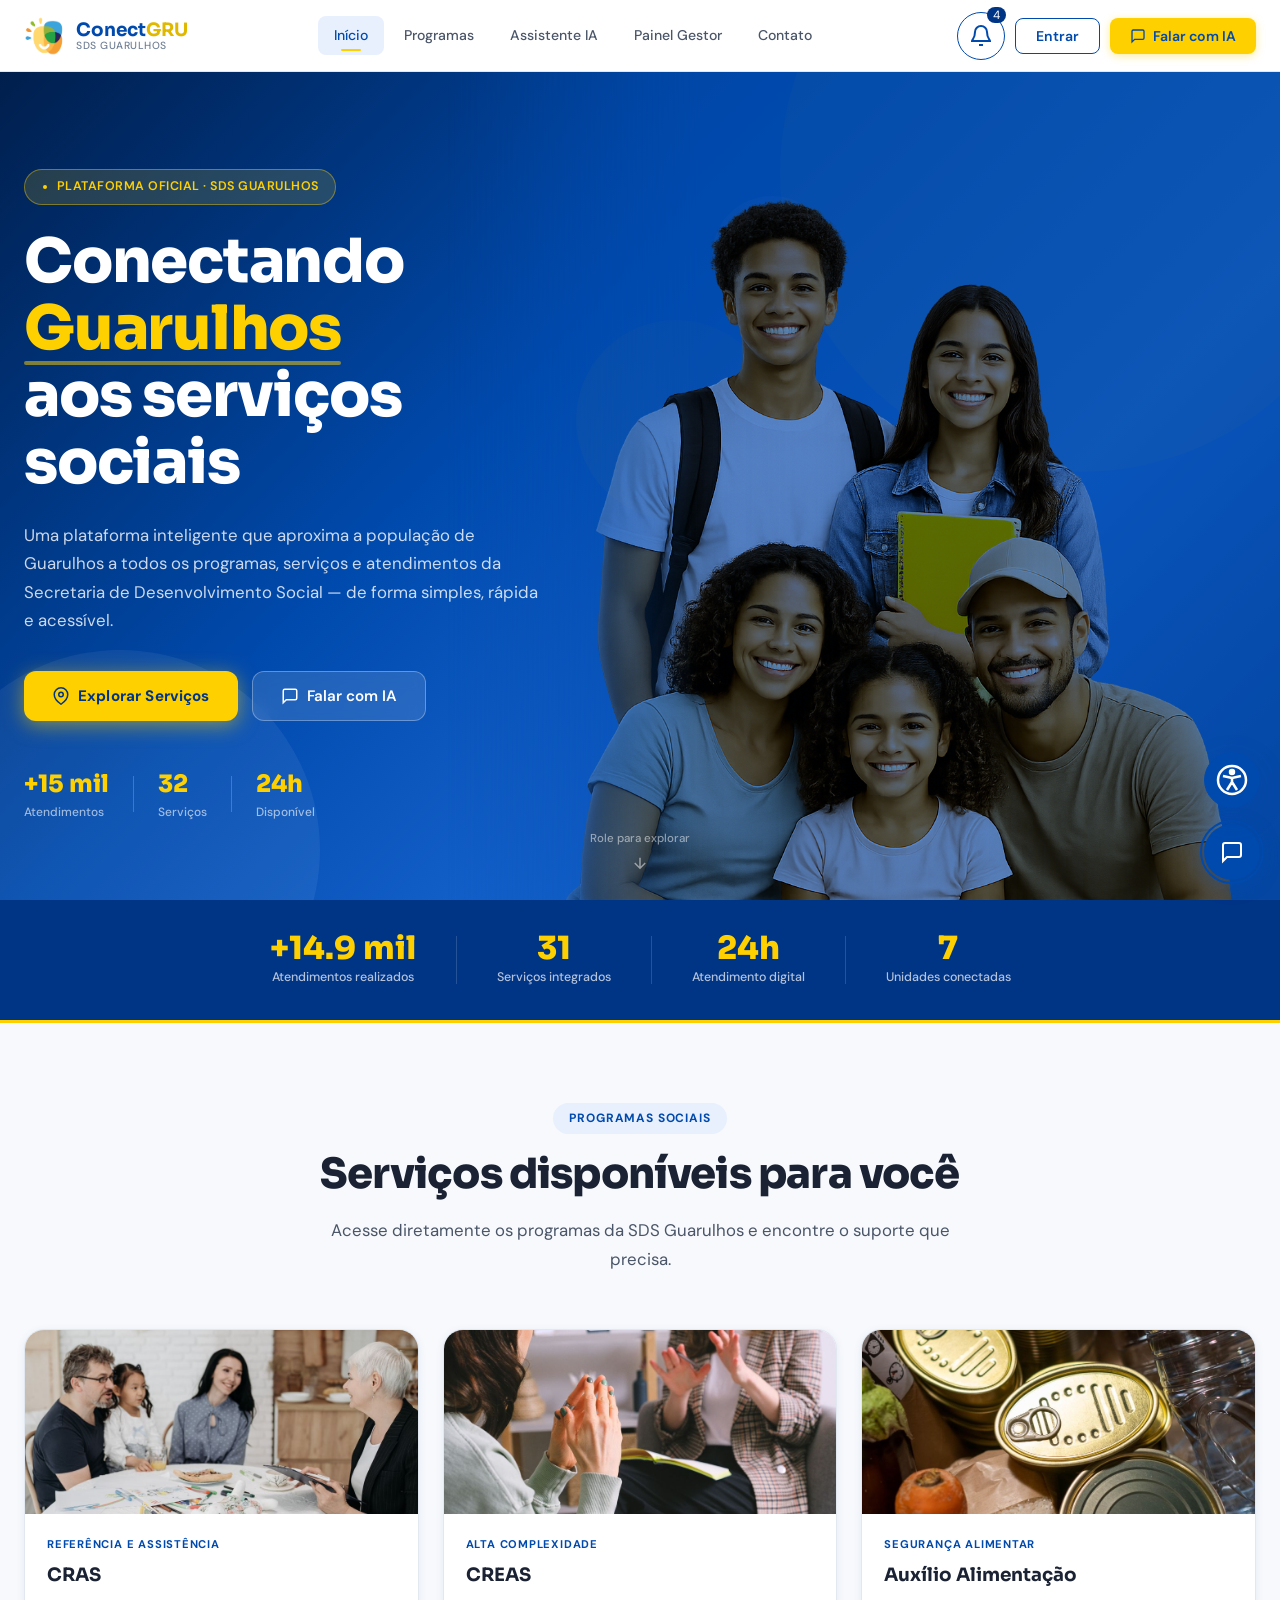
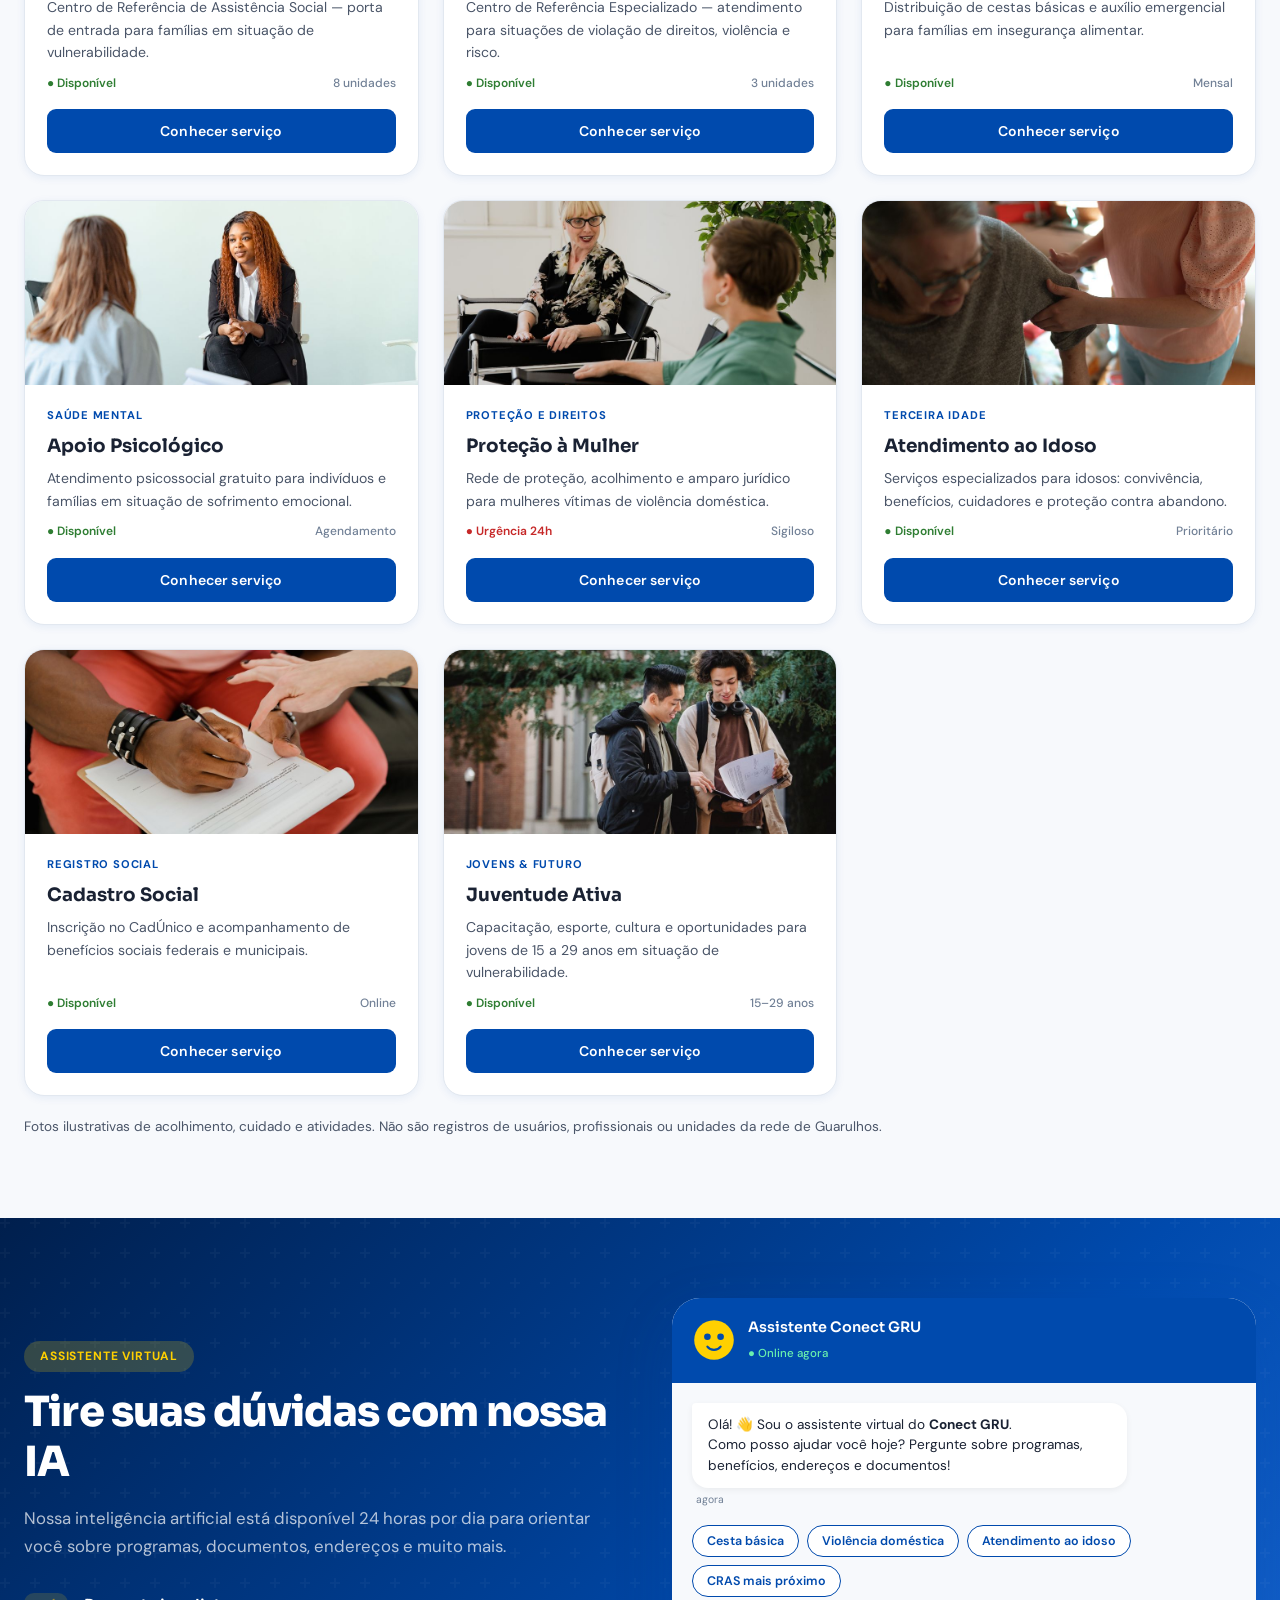
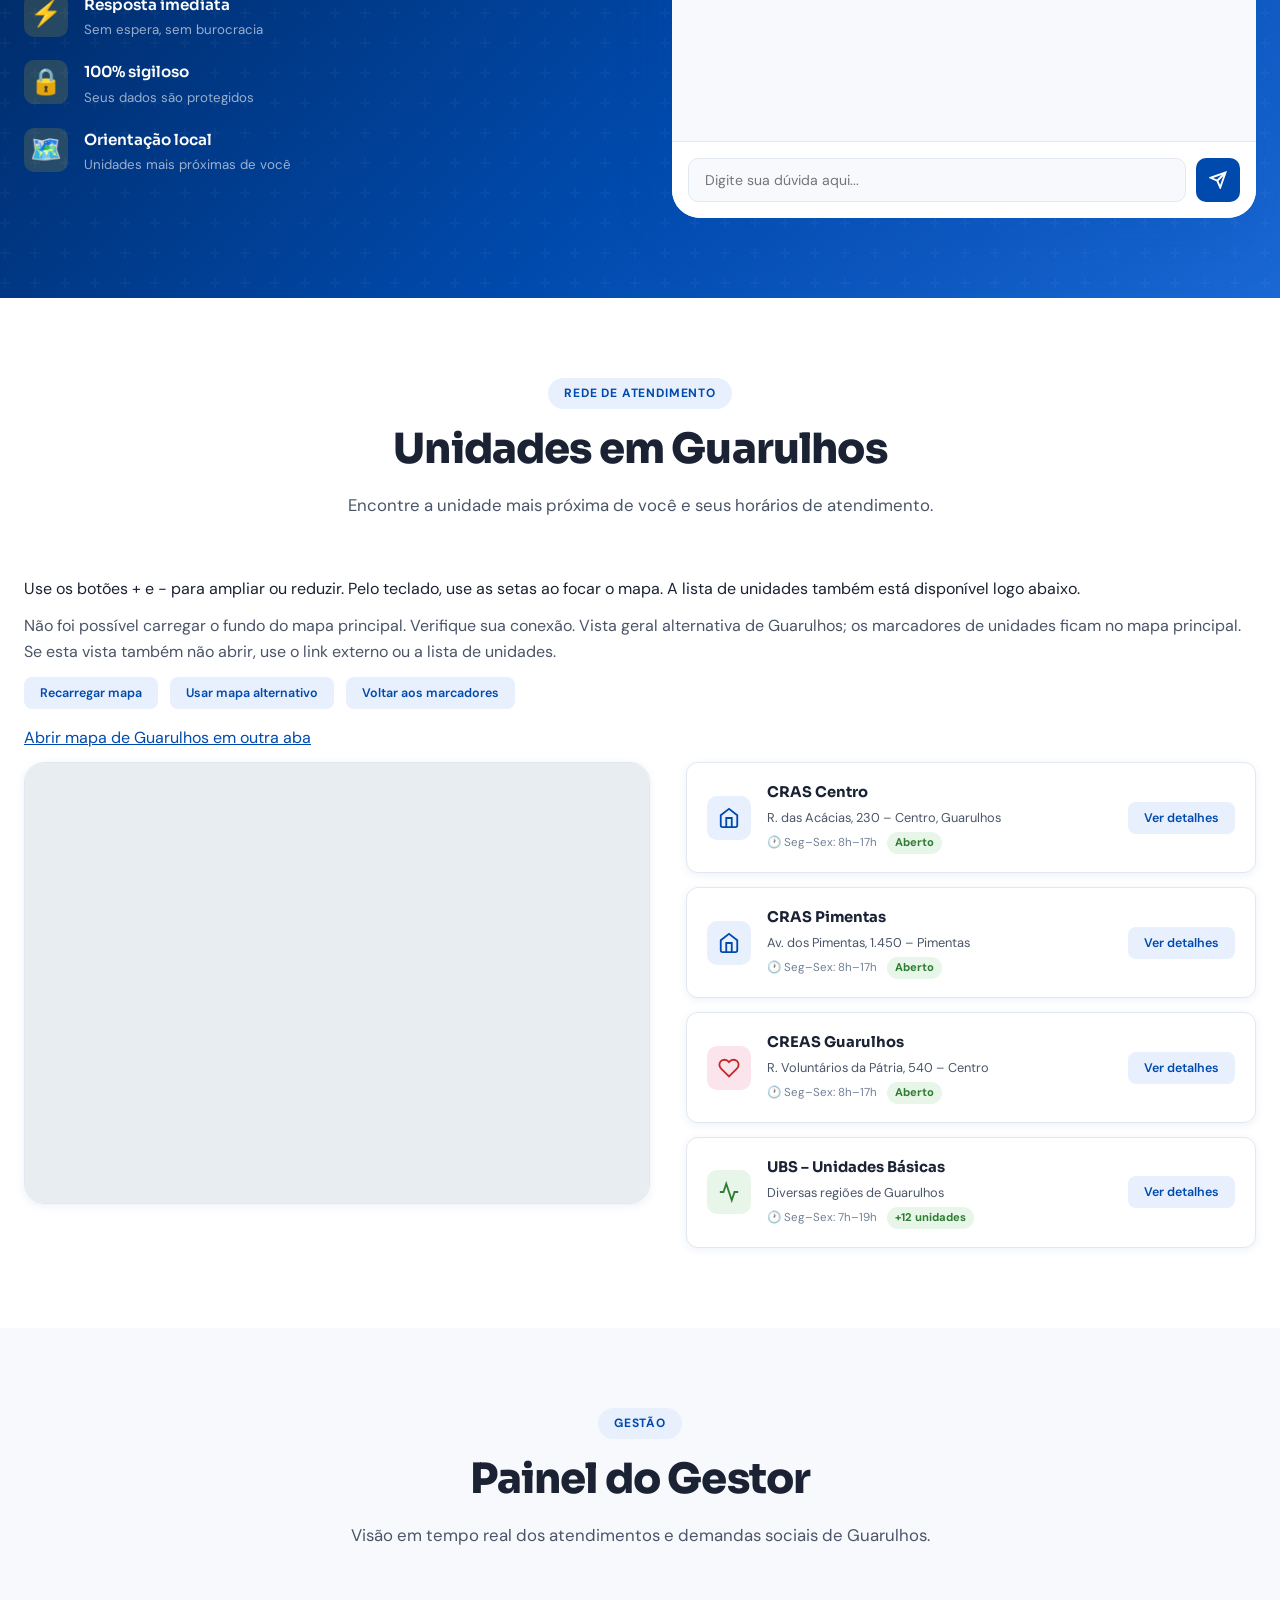
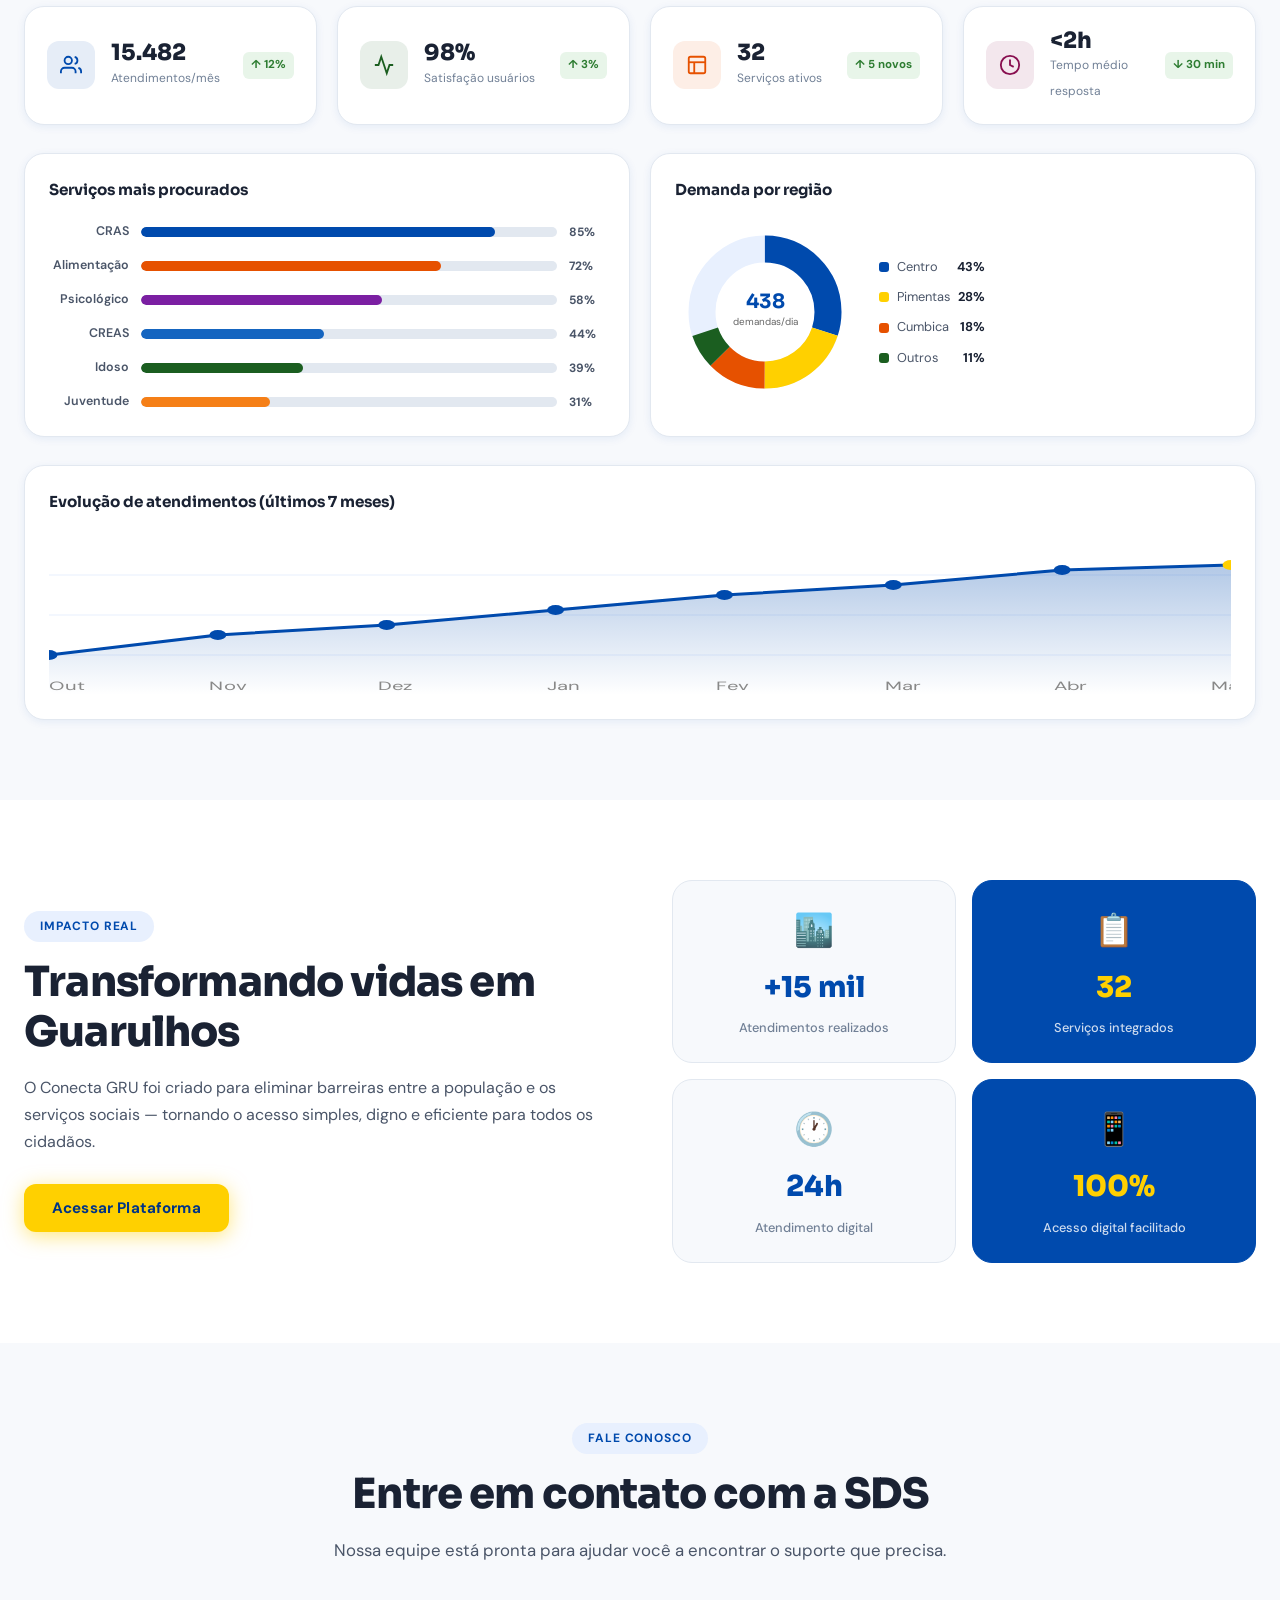
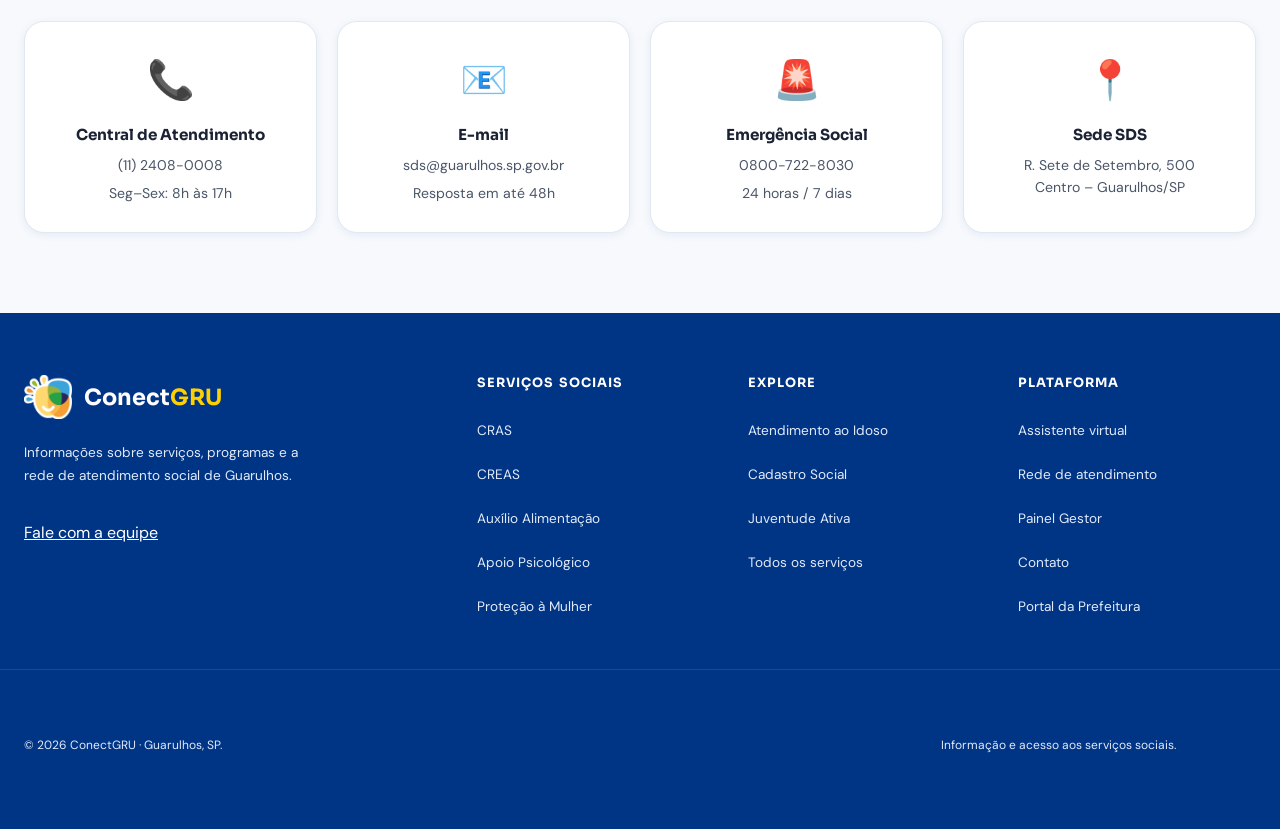
<file: index.html>
<!DOCTYPE html>
<html lang="pt-BR">
<head>
  <meta charset="UTF-8" />
  <meta name="viewport" content="width=device-width, initial-scale=1.0" />
  <meta name="referrer" content="strict-origin-when-cross-origin" />
  <title>Conect GRU – Serviços Sociais Inteligentes | SDS Guarulhos</title>
  <link rel="icon" type="image/png" href="logo-guarulhos.png" />
  <meta name="description" content="Plataforma inteligente de serviços sociais da Secretaria de Desenvolvimento Social de Guarulhos." />
  <link rel="preconnect" href="https://fonts.googleapis.com" />
  <link rel="preconnect" href="https://fonts.gstatic.com" crossorigin />
  <link href="https://fonts.googleapis.com/css2?family=Sora:wght@300;400;500;600;700;800&family=DM+Sans:ital,opsz,wght@0,9..40,300;0,9..40,400;0,9..40,500;0,9..40,600;1,9..40,400&display=swap" rel="stylesheet" media="print" onload="this.media='all'" />
  <link rel="stylesheet" href="style.css" />
  <link rel="stylesheet" href="inclusion.css" />
  <link rel="stylesheet" href="assets/vendor/leaflet/leaflet.css" />
  <script defer src="assets/vendor/leaflet/leaflet.js"></script>
  <script defer src="map.js"></script>
</head>
<body>

  <a href="#main-content" class="skip-link">Ir ao conteúdo</a>
  <!-- ===== NAVBAR ===== -->
  <header class="navbar" id="navbar" role="banner">
    <div class="nav-container">
      <a href="#" class="logo" aria-label="Conecta GRU – Página inicial">
        <div class="logo-icon"><img src="logo-guarulhos.png" alt="" style="height:40px;width:auto" /></div>
        <div class="logo-text">
          <span class="logo-main">Conect<strong>GRU</strong></span>
          <span class="logo-sub">SDS Guarulhos</span>
        </div>
      </a>

      <nav class="nav-links" role="navigation" aria-label="Menu principal">
        <a href="#inicio" class="nav-link active">Início</a>
        <a href="#programas" class="nav-link">Programas</a>
        <a href="#assistente" class="nav-link">Assistente IA</a>
        <a href="#painel" class="nav-link">Painel Gestor</a>
        <a href="#contato" class="nav-link">Contato</a>
      </nav>

      <div class="nav-actions">
        <button id="notificationToggle" class="notification-toggle" aria-label="Notificações" aria-haspopup="dialog" aria-controls="notificationsPanel" aria-expanded="false" hidden><svg viewBox="0 0 24 24" fill="none" stroke="currentColor" stroke-width="2" aria-hidden="true"><path d="M18 8a6 6 0 0 0-12 0c0 7-3 7-3 9h18c0-2-3-2-3-9M10 21h4"/></svg><span id="notificationCount"></span></button>
        <button class="btn-outline-nav" onclick="openLoginModal('acesso')">Entrar</button>
        <button class="btn-primary-nav" onclick="document.getElementById('assistente').scrollIntoView({behavior:document.body.classList.contains('reduced-motion')?'instant':'smooth'})">
          <svg viewBox="0 0 24 24" fill="none" stroke="currentColor" stroke-width="2" aria-hidden="true"><path d="M21 15a2 2 0 0 1-2 2H7l-4 4V5a2 2 0 0 1 2-2h14a2 2 0 0 1 2 2z"/></svg>
          Falar com IA
        </button>
        <button class="hamburger" id="hamburger" aria-label="Abrir menu" aria-expanded="false">
          <span></span><span></span><span></span>
        </button>
      </div>
    </div>
  </header>

  <!-- ===== MOBILE MENU ===== -->
  <div class="mobile-menu" id="mobileMenu" role="dialog" aria-label="Menu mobile">
    <a href="#inicio" class="mobile-link" onclick="closeMobileMenu()">Início</a>
    <a href="#programas" class="mobile-link" onclick="closeMobileMenu()">Programas</a>
    <a href="#assistente" class="mobile-link" onclick="closeMobileMenu()">Assistente IA</a>
    <a href="#painel" class="mobile-link" onclick="closeMobileMenu()">Painel Gestor</a>
    <a href="#contato" class="mobile-link" onclick="closeMobileMenu()">Contato</a>
    <button class="btn-primary-nav full-width" onclick="closeMobileMenu(); openLoginModal('acesso')">Entrar na Plataforma</button>
  </div>

  <!-- ===== MAIN ===== -->
  <main id="main-content" tabindex="-1">

    <!-- HERO -->
    <section class="hero" id="inicio" aria-labelledby="hero-title">
      <div class="hero-bg-shapes" aria-hidden="true">
        <div class="shape shape-1"></div>
        <div class="shape shape-2"></div>
        <div class="shape shape-3"></div>
        <div class="shape shape-4"></div>
      </div>

      <div class="hero-right-image" aria-hidden="true">
        <div class="hero-right-overlay"></div>
      </div>

      <div class="hero-grid">
        <div class="hero-content">
          <div class="hero-badge">
            <svg viewBox="0 0 16 16" fill="currentColor" aria-hidden="true"><circle cx="8" cy="8" r="4"/></svg>
            Plataforma Oficial · SDS Guarulhos
          </div>
          <h1 class="hero-title" id="hero-title">
            Conectando<br/>
            <span class="hero-highlight">Guarulhos</span><br/>
            aos serviços sociais
          </h1>
          <p class="hero-subtitle">
            Uma plataforma inteligente que aproxima a população de Guarulhos
            a todos os programas, serviços e atendimentos da Secretaria de
            Desenvolvimento Social — de forma simples, rápida e acessível.
          </p>
          <div class="hero-actions">
            <button class="btn-hero-primary" onclick="document.getElementById('programas').scrollIntoView({behavior:document.body.classList.contains('reduced-motion')?'instant':'smooth'})">
              <svg viewBox="0 0 24 24" fill="none" stroke="currentColor" stroke-width="2" aria-hidden="true"><path d="M21 10c0 7-9 13-9 13s-9-6-9-13a9 9 0 0 1 18 0z"/><circle cx="12" cy="10" r="3"/></svg>
              Explorar Serviços
            </button>
            <button class="btn-hero-secondary" onclick="document.getElementById('assistente').scrollIntoView({behavior:document.body.classList.contains('reduced-motion')?'instant':'smooth'})">
              <svg viewBox="0 0 24 24" fill="none" stroke="currentColor" stroke-width="2" aria-hidden="true"><path d="M21 15a2 2 0 0 1-2 2H7l-4 4V5a2 2 0 0 1 2-2h14a2 2 0 0 1 2 2z"/></svg>
              Falar com IA
            </button>
          </div>
          <div class="hero-stats" role="list">
            <div class="hero-stat" role="listitem">
              <strong>+15 mil</strong>
              <span>Atendimentos</span>
            </div>
            <div class="hero-stat-divider" aria-hidden="true"></div>
            <div class="hero-stat" role="listitem">
              <strong>32</strong>
              <span>Serviços</span>
            </div>
            <div class="hero-stat-divider" aria-hidden="true"></div>
            <div class="hero-stat" role="listitem">
              <strong>24h</strong>
              <span>Disponível</span>
            </div>
          </div>
        </div>

        <div class="hero-visual-spacer"></div>

      </div>
      <div class="hero-scroll-hint" aria-hidden="true">
        <span>Role para explorar</span>
        <svg viewBox="0 0 24 24" fill="none" stroke="currentColor" stroke-width="2"><path d="M12 5v14M5 12l7 7 7-7"/></svg>
      </div>
    </section>

    <!-- IMPACTO -->
    <section class="impact-bar" aria-label="Estatísticas de impacto">
      <div class="impact-inner">
        <div class="impact-item" data-count="15000" data-suffix="+" data-prefix="">
          <strong class="impact-number" id="count-0">0</strong>
          <span>Atendimentos realizados</span>
        </div>
        <div class="impact-divider" aria-hidden="true"></div>
        <div class="impact-item" data-count="32" data-suffix="" data-prefix="">
          <strong class="impact-number" id="count-1">0</strong>
          <span>Serviços integrados</span>
        </div>
        <div class="impact-divider" aria-hidden="true"></div>
        <div class="impact-item">
          <strong class="impact-number">24h</strong>
          <span>Atendimento digital</span>
        </div>
        <div class="impact-divider" aria-hidden="true"></div>
        <div class="impact-item" data-count="8" data-suffix="" data-prefix="">
          <strong class="impact-number" id="count-3">0</strong>
          <span>Unidades conectadas</span>
        </div>
      </div>
    </section>

    <!-- PROGRAMAS -->
    <section class="programs-section" id="programas" aria-labelledby="programs-title">
      <div class="section-container">
        <div class="section-header">
          <div class="section-badge">Programas Sociais</div>
          <h2 class="section-title" id="programs-title">Serviços disponíveis para você</h2>
          <p class="section-sub">Acesse diretamente os programas da SDS Guarulhos e encontre o suporte que precisa.</p>
        </div>

        <div class="programs-grid" role="list">

          <article class="program-card" role="listitem" aria-labelledby="prog-cras">
            <div class="program-thumb"><img class="program-photo" src="assets/services/cras.jpg" alt="Foto ilustrativa: Família conversando com uma profissional em uma mesa de atendimento." width="960" height="540" loading="lazy" decoding="async" /></div>
            <div class="program-body">
              <div class="program-tag">Referência e Assistência</div>
              <h3 class="program-name" id="prog-cras">CRAS</h3>
              <p class="program-desc">Centro de Referência de Assistência Social — porta de entrada para famílias em situação de vulnerabilidade.</p>
              <div class="program-meta">
                <span class="program-status available">● Disponível</span>
                <span class="program-units">8 unidades</span>
              </div>
              <a class="btn-program" href="servicos/cras.html" aria-label="Conhecer serviço: CRAS">Conhecer serviço</a>
            </div>
          </article>

          <article class="program-card" role="listitem" aria-labelledby="prog-creas">
            <div class="program-thumb"><img class="program-photo" src="assets/services/creas.jpg" alt="Foto ilustrativa: Conversa de acolhimento com uma profissional que faz anotações." width="960" height="540" loading="lazy" decoding="async" /></div>
            <div class="program-body">
              <div class="program-tag">Alta Complexidade</div>
              <h3 class="program-name" id="prog-creas">CREAS</h3>
              <p class="program-desc">Centro de Referência Especializado — atendimento para situações de violação de direitos, violência e risco.</p>
              <div class="program-meta">
                <span class="program-status available">● Disponível</span>
                <span class="program-units">3 unidades</span>
              </div>
              <a class="btn-program" href="servicos/creas.html" aria-label="Conhecer serviço: CREAS">Conhecer serviço</a>
            </div>
          </article>

          <article class="program-card" role="listitem" aria-labelledby="prog-alim">
            <div class="program-thumb"><img class="program-photo" src="assets/services/alimentacao.jpg" alt="Foto ilustrativa: Alimentos enlatados, arroz, água e vegetais para doação." width="960" height="540" loading="lazy" decoding="async" /></div>
            <div class="program-body">
              <div class="program-tag">Segurança Alimentar</div>
              <h3 class="program-name" id="prog-alim">Auxílio Alimentação</h3>
              <p class="program-desc">Distribuição de cestas básicas e auxílio emergencial para famílias em insegurança alimentar.</p>
              <div class="program-meta">
                <span class="program-status available">● Disponível</span>
                <span class="program-units">Mensal</span>
              </div>
              <a class="btn-program" href="servicos/alimentacao.html" aria-label="Conhecer serviço: Auxílio Alimentação">Conhecer serviço</a>
            </div>
          </article>

          <article class="program-card" role="listitem" aria-labelledby="prog-psico">
            <div class="program-thumb"><img class="program-photo" src="assets/services/psicologico.jpg" alt="Foto ilustrativa: Profissional ouvindo uma mulher em uma conversa de apoio." width="960" height="540" loading="lazy" decoding="async" /></div>
            <div class="program-body">
              <div class="program-tag">Saúde Mental</div>
              <h3 class="program-name" id="prog-psico">Apoio Psicológico</h3>
              <p class="program-desc">Atendimento psicossocial gratuito para indivíduos e famílias em situação de sofrimento emocional.</p>
              <div class="program-meta">
                <span class="program-status available">● Disponível</span>
                <span class="program-units">Agendamento</span>
              </div>
              <a class="btn-program" href="servicos/psicologico.html" aria-label="Conhecer serviço: Apoio Psicológico">Conhecer serviço</a>
            </div>
          </article>

          <article class="program-card" role="listitem" aria-labelledby="prog-mulher">
            <div class="program-thumb"><img class="program-photo" src="assets/services/mulher.jpg" alt="Foto ilustrativa: Duas mulheres em uma conversa de orientação e acolhimento." width="960" height="540" loading="lazy" decoding="async" /></div>
            <div class="program-body">
              <div class="program-tag">Proteção e Direitos</div>
              <h3 class="program-name" id="prog-mulher">Proteção à Mulher</h3>
              <p class="program-desc">Rede de proteção, acolhimento e amparo jurídico para mulheres vítimas de violência doméstica.</p>
              <div class="program-meta">
                <span class="program-status urgent">● Urgência 24h</span>
                <span class="program-units">Sigiloso</span>
              </div>
              <a class="btn-program" href="servicos/mulher.html" aria-label="Conhecer serviço: Proteção à Mulher">Conhecer serviço</a>
            </div>
          </article>

          <article class="program-card" role="listitem" aria-labelledby="prog-idoso">
            <div class="program-thumb"><img class="program-photo" src="assets/services/idoso.jpg" alt="Foto ilustrativa: Pessoa idosa recebendo apoio de uma cuidadora." width="960" height="540" loading="lazy" decoding="async" /></div>
            <div class="program-body">
              <div class="program-tag">Terceira Idade</div>
              <h3 class="program-name" id="prog-idoso">Atendimento ao Idoso</h3>
              <p class="program-desc">Serviços especializados para idosos: convivência, benefícios, cuidadores e proteção contra abandono.</p>
              <div class="program-meta">
                <span class="program-status available">● Disponível</span>
                <span class="program-units">Prioritário</span>
              </div>
              <a class="btn-program" href="servicos/idoso.html" aria-label="Conhecer serviço: Atendimento ao Idoso">Conhecer serviço</a>
            </div>
          </article>

          <article class="program-card" role="listitem" aria-labelledby="prog-cad">
            <div class="program-thumb"><img class="program-photo" src="assets/services/cadastro.jpg" alt="Foto ilustrativa: Mãos preenchendo um formulário com orientação." width="960" height="540" loading="lazy" decoding="async" /></div>
            <div class="program-body">
              <div class="program-tag">Registro Social</div>
              <h3 class="program-name" id="prog-cad">Cadastro Social</h3>
              <p class="program-desc">Inscrição no CadÚnico e acompanhamento de benefícios sociais federais e municipais.</p>
              <div class="program-meta">
                <span class="program-status available">● Disponível</span>
                <span class="program-units">Online</span>
              </div>
              <a class="btn-program" href="servicos/cadastro.html" aria-label="Conhecer serviço: Cadastro Social">Conhecer serviço</a>
            </div>
          </article>

          <article class="program-card" role="listitem" aria-labelledby="prog-juv">
            <div class="program-thumb"><img class="program-photo" src="assets/services/juventude.jpg" alt="Foto ilustrativa: Jovens estudando e trocando informações ao ar livre." width="960" height="540" loading="lazy" decoding="async" /></div>
            <div class="program-body">
              <div class="program-tag">Jovens & Futuro</div>
              <h3 class="program-name" id="prog-juv">Juventude Ativa</h3>
              <p class="program-desc">Capacitação, esporte, cultura e oportunidades para jovens de 15 a 29 anos em situação de vulnerabilidade.</p>
              <div class="program-meta">
                <span class="program-status available">● Disponível</span>
                <span class="program-units">15–29 anos</span>
              </div>
              <a class="btn-program" href="servicos/juventude.html" aria-label="Conhecer serviço: Juventude Ativa">Conhecer serviço</a>
            </div>
          </article>

        </div>
        <p class="program-photo-note">Fotos ilustrativas de acolhimento, cuidado e atividades. Não são registros de usuários, profissionais ou unidades da rede de Guarulhos.</p>
      </div>
    </section>

    <!-- ASSISTENTE IA -->
    <section class="ai-section" id="assistente" aria-labelledby="ai-title">
      <div class="section-container">
        <div class="ai-layout">
          <div class="ai-info">
            <div class="section-badge light">Assistente Virtual</div>
            <h2 class="section-title light" id="ai-title">Tire suas dúvidas com nossa IA</h2>
            <p class="section-sub light">Nossa inteligência artificial está disponível 24 horas por dia para orientar você sobre programas, documentos, endereços e muito mais.</p>
            <div class="ai-features">
              <div class="ai-feature">
                <div class="ai-feat-icon" aria-hidden="true">⚡</div>
                <div>
                  <strong>Resposta imediata</strong>
                  <p>Sem espera, sem burocracia</p>
                </div>
              </div>
              <div class="ai-feature">
                <div class="ai-feat-icon" aria-hidden="true">🔒</div>
                <div>
                  <strong>100% sigiloso</strong>
                  <p>Seus dados são protegidos</p>
                </div>
              </div>
              <div class="ai-feature">
                <div class="ai-feat-icon" aria-hidden="true">🗺️</div>
                <div>
                  <strong>Orientação local</strong>
                  <p>Unidades mais próximas de você</p>
                </div>
              </div>
            </div>
          </div>

          <div class="chatbot-wrapper" role="region" aria-label="Chat com assistente IA">
            <div class="chatbot-header">
              <div class="chatbot-avatar" aria-hidden="true">
                <svg viewBox="0 0 40 40" fill="none"><circle cx="20" cy="20" r="18" fill="#ffd000"/><circle cx="14" cy="17" r="3" fill="#004aad"/><circle cx="26" cy="17" r="3" fill="#004aad"/><path d="M14 26c1.5 2 2.5 3 6 3s4.5-1 6-3" stroke="#004aad" stroke-width="2" stroke-linecap="round"/></svg>
              </div>
              <div class="chatbot-header-info">
                <strong>Assistente Conect GRU</strong>
                <span class="chatbot-online">● Online agora</span>
              </div>
            </div>

            <div class="chatbot-messages" id="chatMessages" role="log" aria-live="polite" aria-label="Mensagens do chat">
              <div class="chat-msg bot">
                <div class="chat-bubble">
                  Olá! 👋 Sou o assistente virtual do <strong>Conect GRU</strong>.<br/>
                  Como posso ajudar você hoje? Pergunte sobre programas, benefícios, endereços e documentos!
                </div>
                <span class="chat-time">agora</span>
              </div>
              <div class="chat-suggestions">
                <button class="chat-suggestion" onclick="sendSuggestion(this)">Cesta básica</button>
                <button class="chat-suggestion" onclick="sendSuggestion(this)">Violência doméstica</button>
                <button class="chat-suggestion" onclick="sendSuggestion(this)">Atendimento ao idoso</button>
                <button class="chat-suggestion" onclick="sendSuggestion(this)">CRAS mais próximo</button>
              </div>
            </div>

            <div class="chatbot-input-area">
              <input
                type="text"
                id="chatInput"
                class="chatbot-input"
                placeholder="Digite sua dúvida aqui..."
                aria-label="Digite sua mensagem"
                onkeypress="if(event.key==='Enter') sendChat()"
              />
              <button class="chatbot-send" onclick="sendChat()" aria-label="Enviar mensagem">
                <svg viewBox="0 0 24 24" fill="none" stroke="currentColor" stroke-width="2.5" aria-hidden="true"><line x1="22" y1="2" x2="11" y2="13"/><polygon points="22 2 15 22 11 13 2 9 22 2"/></svg>
              </button>
            </div>
          </div>
        </div>
      </div>
    </section>

    <!-- MAPA DE SERVIÇOS -->
    <section class="map-section" id="mapa" aria-labelledby="map-title">
      <div class="section-container">
        <div class="section-header">
          <div class="section-badge">Rede de Atendimento</div>
          <h2 class="section-title" id="map-title">Unidades em Guarulhos</h2>
          <p class="section-sub">Encontre a unidade mais próxima de você e seus horários de atendimento.</p>
        </div>

        <p id="mapInstructions" class="map-help">Use os botões + e − para ampliar ou reduzir. Pelo teclado, use as setas ao focar o mapa. A lista de unidades também está disponível logo abaixo.</p>
        <p id="mapStatus" class="map-status" role="status">Carregando mapa…</p>
        <p id="mapLocalHint" class="map-help" hidden>Você abriu um arquivo local. Para testar o mapa com a conexão correta, <a href="http://127.0.0.1:8765/index.html#mapa">abra o site pelo servidor local</a>.</p>
        <div class="map-actions"><button type="button" class="btn-unit" id="mapRetry">Recarregar mapa</button><button type="button" class="btn-unit" id="mapAlternative" aria-pressed="false">Usar mapa alternativo</button><button type="button" class="btn-unit" id="mapPrimary" hidden>Voltar aos marcadores</button></div>
        <p class="map-external"><a href="https://www.openstreetmap.org/#map=12/-23.4545/-46.5333" target="_blank" rel="noopener noreferrer">Abrir mapa de Guarulhos em outra aba</a></p>
        <div class="map-layout">
          <div class="map-placeholder" aria-label="Mapa de Guarulhos">
            <div id="mapa-guarulhos" role="region" aria-label="Mapa interativo de Guarulhos" aria-describedby="mapInstructions"></div>

            <iframe id="mapEmbed" title="Vista geral alternativa de Guarulhos no OpenStreetMap" data-src="https://www.openstreetmap.org/export/embed.html?bbox=-46.62%2C-23.53%2C-46.36%2C-23.35&amp;layer=mapnik" referrerpolicy="strict-origin-when-cross-origin" hidden></iframe>
            <div class="map-legend" style="z-index: 400;" aria-label="Legenda do mapa">
              <div class="map-legend-item"><span class="legend-dot blue"></span> CRAS</div>
              <div class="map-legend-item"><span class="legend-dot red"></span> CREAS</div>
              <div class="map-legend-item"><span class="legend-dot green"></span> UBS</div>
            </div>
          </div>

          <div class="units-list" role="list">

            <article class="unit-card" role="listitem" tabindex="0" aria-labelledby="unit-cras-centro">
              <div class="unit-icon blue" aria-hidden="true">
                <svg viewBox="0 0 24 24" fill="none" stroke="currentColor" stroke-width="2"><path d="M3 9l9-7 9 7v11a2 2 0 0 1-2 2H5a2 2 0 0 1-2-2z"/><polyline points="9 22 9 12 15 12 15 22"/></svg>
              </div>
              <div class="unit-info">
                <h3 id="unit-cras-centro">CRAS Centro</h3>
                <p>R. das Acácias, 230 – Centro, Guarulhos</p>
                <div class="unit-meta">
                  <span class="unit-hours">🕐 Seg–Sex: 8h–17h</span>
                  <span class="unit-status open">Aberto</span>
                </div>
              </div>
              <button class="btn-unit" onclick="openLoginModal('CRAS Centro')">Ver detalhes</button>
            </article>

            <article class="unit-card" role="listitem" tabindex="0" aria-labelledby="unit-cras-pim">
              <div class="unit-icon blue" aria-hidden="true">
                <svg viewBox="0 0 24 24" fill="none" stroke="currentColor" stroke-width="2"><path d="M3 9l9-7 9 7v11a2 2 0 0 1-2 2H5a2 2 0 0 1-2-2z"/><polyline points="9 22 9 12 15 12 15 22"/></svg>
              </div>
              <div class="unit-info">
                <h3 id="unit-cras-pim">CRAS Pimentas</h3>
                <p>Av. dos Pimentas, 1.450 – Pimentas</p>
                <div class="unit-meta">
                  <span class="unit-hours">🕐 Seg–Sex: 8h–17h</span>
                  <span class="unit-status open">Aberto</span>
                </div>
              </div>
              <button class="btn-unit" onclick="openLoginModal('CRAS Pimentas')">Ver detalhes</button>
            </article>

            <article class="unit-card" role="listitem" tabindex="0" aria-labelledby="unit-creas">
              <div class="unit-icon red" aria-hidden="true">
                <svg viewBox="0 0 24 24" fill="none" stroke="currentColor" stroke-width="2"><path d="M20.84 4.61a5.5 5.5 0 0 0-7.78 0L12 5.67l-1.06-1.06a5.5 5.5 0 0 0-7.78 7.78l1.06 1.06L12 21.23l7.78-7.78 1.06-1.06a5.5 5.5 0 0 0 0-7.78z"/></svg>
              </div>
              <div class="unit-info">
                <h3 id="unit-creas">CREAS Guarulhos</h3>
                <p>R. Voluntários da Pátria, 540 – Centro</p>
                <div class="unit-meta">
                  <span class="unit-hours">🕐 Seg–Sex: 8h–17h</span>
                  <span class="unit-status open">Aberto</span>
                </div>
              </div>
              <button class="btn-unit" onclick="openLoginModal('CREAS')">Ver detalhes</button>
            </article>

            <article class="unit-card" role="listitem" tabindex="0" aria-labelledby="unit-ubs">
              <div class="unit-icon green" aria-hidden="true">
                <svg viewBox="0 0 24 24" fill="none" stroke="currentColor" stroke-width="2"><path d="M22 12h-4l-3 9L9 3l-3 9H2"/></svg>
              </div>
              <div class="unit-info">
                <h3 id="unit-ubs">UBS – Unidades Básicas</h3>
                <p>Diversas regiões de Guarulhos</p>
                <div class="unit-meta">
                  <span class="unit-hours">🕐 Seg–Sex: 7h–19h</span>
                  <span class="unit-status open">+12 unidades</span>
                </div>
              </div>
              <button class="btn-unit" onclick="openLoginModal('UBS')">Ver detalhes</button>
            </article>

          </div>
        </div>
      </div>
    </section>

    <!-- PAINEL DO GESTOR -->
    <section class="dashboard-section" id="painel" aria-labelledby="dash-title">
      <div class="section-container">
        <div class="section-header">
          <div class="section-badge">Gestão</div>
          <h2 class="section-title" id="dash-title">Painel do Gestor</h2>
          <p class="section-sub">Visão em tempo real dos atendimentos e demandas sociais de Guarulhos.</p>
        </div>

        <div class="dash-top">
          <div class="kpi-card">
            <div class="kpi-icon" aria-hidden="true" style="--kc:#004aad">
              <svg viewBox="0 0 24 24" fill="none" stroke="currentColor" stroke-width="2"><path d="M17 21v-2a4 4 0 0 0-4-4H5a4 4 0 0 0-4 4v2"/><circle cx="9" cy="7" r="4"/><path d="M23 21v-2a4 4 0 0 0-3-3.87"/><path d="M16 3.13a4 4 0 0 1 0 7.75"/></svg>
            </div>
            <div class="kpi-data">
              <strong class="kpi-value" id="kpi-atend">15.482</strong>
              <span class="kpi-label">Atendimentos/mês</span>
            </div>
            <div class="kpi-trend up" aria-label="Tendência positiva">↑ 12%</div>
          </div>
          <div class="kpi-card">
            <div class="kpi-icon" aria-hidden="true" style="--kc:#1b5e20">
              <svg viewBox="0 0 24 24" fill="none" stroke="currentColor" stroke-width="2"><polyline points="22 12 18 12 15 21 9 3 6 12 2 12"/></svg>
            </div>
            <div class="kpi-data">
              <strong class="kpi-value">98%</strong>
              <span class="kpi-label">Satisfação usuários</span>
            </div>
            <div class="kpi-trend up" aria-label="Tendência positiva">↑ 3%</div>
          </div>
          <div class="kpi-card">
            <div class="kpi-icon" aria-hidden="true" style="--kc:#e65100">
              <svg viewBox="0 0 24 24" fill="none" stroke="currentColor" stroke-width="2"><rect x="3" y="3" width="18" height="18" rx="2" ry="2"/><line x1="3" y1="9" x2="21" y2="9"/><line x1="9" y1="21" x2="9" y2="9"/></svg>
            </div>
            <div class="kpi-data">
              <strong class="kpi-value">32</strong>
              <span class="kpi-label">Serviços ativos</span>
            </div>
            <div class="kpi-trend up" aria-label="Tendência positiva">↑ 5 novos</div>
          </div>
          <div class="kpi-card">
            <div class="kpi-icon" aria-hidden="true" style="--kc:#880e4f">
              <svg viewBox="0 0 24 24" fill="none" stroke="currentColor" stroke-width="2"><circle cx="12" cy="12" r="10"/><polyline points="12 6 12 12 16 14"/></svg>
            </div>
            <div class="kpi-data">
              <strong class="kpi-value">&lt;2h</strong>
              <span class="kpi-label">Tempo médio resposta</span>
            </div>
            <div class="kpi-trend up" aria-label="Tendência positiva">↓ 30 min</div>
          </div>
        </div>

        <div class="dash-charts">
          <div class="chart-card" aria-labelledby="chart-demanda">
            <h3 id="chart-demanda">Serviços mais procurados</h3>
            <div class="bar-chart" role="img" aria-label="Gráfico de barras: serviços mais procurados">
              <div class="bar-row">
                <span class="bar-label">CRAS</span>
                <div class="bar-track"><div class="bar-fill" style="--w:85%;--c:#004aad" data-val="85"></div></div>
                <span class="bar-pct">85%</span>
              </div>
              <div class="bar-row">
                <span class="bar-label">Alimentação</span>
                <div class="bar-track"><div class="bar-fill" style="--w:72%;--c:#e65100" data-val="72"></div></div>
                <span class="bar-pct">72%</span>
              </div>
              <div class="bar-row">
                <span class="bar-label">Psicológico</span>
                <div class="bar-track"><div class="bar-fill" style="--w:58%;--c:#7b1fa2" data-val="58"></div></div>
                <span class="bar-pct">58%</span>
              </div>
              <div class="bar-row">
                <span class="bar-label">CREAS</span>
                <div class="bar-track"><div class="bar-fill" style="--w:44%;--c:#1565c0" data-val="44"></div></div>
                <span class="bar-pct">44%</span>
              </div>
              <div class="bar-row">
                <span class="bar-label">Idoso</span>
                <div class="bar-track"><div class="bar-fill" style="--w:39%;--c:#1b5e20" data-val="39"></div></div>
                <span class="bar-pct">39%</span>
              </div>
              <div class="bar-row">
                <span class="bar-label">Juventude</span>
                <div class="bar-track"><div class="bar-fill" style="--w:31%;--c:#f57f17" data-val="31"></div></div>
                <span class="bar-pct">31%</span>
              </div>
            </div>
          </div>

          <div class="chart-card" aria-labelledby="chart-regiao">
            <h3 id="chart-regiao">Demanda por região</h3>
            <div class="donut-chart-wrapper">
              <svg class="donut-chart" viewBox="0 0 200 200" role="img" aria-label="Gráfico de rosca: demanda por região">
                <!-- Donut segments -->
                <circle cx="100" cy="100" r="70" fill="none" stroke="#e8f0fe" stroke-width="30"/>
                <circle cx="100" cy="100" r="70" fill="none" stroke="#004aad" stroke-width="30"
                  stroke-dasharray="132 307" stroke-dashoffset="0" class="donut-seg"/>
                <circle cx="100" cy="100" r="70" fill="none" stroke="#ffd000" stroke-width="30"
                  stroke-dasharray="88 307" stroke-dashoffset="-132" class="donut-seg"/>
                <circle cx="100" cy="100" r="70" fill="none" stroke="#e65100" stroke-width="30"
                  stroke-dasharray="55 307" stroke-dashoffset="-220" class="donut-seg"/>
                <circle cx="100" cy="100" r="70" fill="none" stroke="#1b5e20" stroke-width="30"
                  stroke-dasharray="32 307" stroke-dashoffset="-275" class="donut-seg"/>
                <!-- Center text -->
                <text x="100" y="96" text-anchor="middle" fill="#004aad" font-size="22" font-family="Sora" font-weight="700">438</text>
                <text x="100" y="114" text-anchor="middle" fill="#666" font-size="11" font-family="DM Sans">demandas/dia</text>
              </svg>
              <div class="donut-legend" aria-label="Legenda do gráfico de regiões">
                <div class="legend-row"><span class="leg-dot" style="background:#004aad"></span> Centro <strong>43%</strong></div>
                <div class="legend-row"><span class="leg-dot" style="background:#ffd000"></span> Pimentas <strong>28%</strong></div>
                <div class="legend-row"><span class="leg-dot" style="background:#e65100"></span> Cumbica <strong>18%</strong></div>
                <div class="legend-row"><span class="leg-dot" style="background:#1b5e20"></span> Outros <strong>11%</strong></div>
              </div>
            </div>
          </div>

          <div class="chart-card full-width" aria-labelledby="chart-evolucao">
            <h3 id="chart-evolucao">Evolução de atendimentos (últimos 7 meses)</h3>
            <div class="line-chart-wrapper">
              <svg class="line-chart" viewBox="0 0 700 160" preserveAspectRatio="none" role="img" aria-label="Gráfico de linha: evolução de atendimentos">
                <defs>
                  <linearGradient id="lineGrad" x1="0" y1="0" x2="0" y2="1">
                    <stop offset="0%" stop-color="#004aad" stop-opacity="0.3"/>
                    <stop offset="100%" stop-color="#004aad" stop-opacity="0"/>
                  </linearGradient>
                </defs>
                <!-- Grid -->
                <line x1="0" y1="40" x2="700" y2="40" stroke="#e8f0fe" stroke-width="1"/>
                <line x1="0" y1="80" x2="700" y2="80" stroke="#e8f0fe" stroke-width="1"/>
                <line x1="0" y1="120" x2="700" y2="120" stroke="#e8f0fe" stroke-width="1"/>
                <!-- Area fill -->
                <path d="M0,120 L100,100 L200,90 L300,75 L400,60 L500,50 L600,35 L700,30 L700,160 L0,160 Z" fill="url(#lineGrad)"/>
                <!-- Line -->
                <path d="M0,120 L100,100 L200,90 L300,75 L400,60 L500,50 L600,35 L700,30" fill="none" stroke="#004aad" stroke-width="3" stroke-linejoin="round" class="line-path"/>
                <!-- Dots -->
                <circle cx="0" cy="120" r="5" fill="#004aad"/>
                <circle cx="100" cy="100" r="5" fill="#004aad"/>
                <circle cx="200" cy="90" r="5" fill="#004aad"/>
                <circle cx="300" cy="75" r="5" fill="#004aad"/>
                <circle cx="400" cy="60" r="5" fill="#004aad"/>
                <circle cx="500" cy="50" r="5" fill="#004aad"/>
                <circle cx="600" cy="35" r="5" fill="#004aad"/>
                <circle cx="700" cy="30" r="5" fill="#ffd000" r="6"/>
                <!-- Month labels -->
                <text x="0" y="155" fill="#888" font-size="12" font-family="DM Sans">Out</text>
                <text x="95" y="155" fill="#888" font-size="12" font-family="DM Sans">Nov</text>
                <text x="195" y="155" fill="#888" font-size="12" font-family="DM Sans">Dez</text>
                <text x="295" y="155" fill="#888" font-size="12" font-family="DM Sans">Jan</text>
                <text x="395" y="155" fill="#888" font-size="12" font-family="DM Sans">Fev</text>
                <text x="495" y="155" fill="#888" font-size="12" font-family="DM Sans">Mar</text>
                <text x="595" y="155" fill="#888" font-size="12" font-family="DM Sans">Abr</text>
                <text x="688" y="155" fill="#888" font-size="12" font-family="DM Sans">Mai</text>
              </svg>
            </div>
          </div>
        </div>
      </div>
    </section>

    <!-- IMPACTO SOCIAL -->
    <section class="impact-section" aria-labelledby="impact-title">
      <div class="section-container">
        <div class="impact-grid">
          <div class="impact-text">
            <div class="section-badge">Impacto Real</div>
            <h2 class="section-title" id="impact-title">Transformando vidas em Guarulhos</h2>
            <p>O Conecta GRU foi criado para eliminar barreiras entre a população e os serviços sociais — tornando o acesso simples, digno e eficiente para todos os cidadãos.</p>
            <button class="btn-hero-primary" onclick="openLoginModal('acesso')">Acessar Plataforma</button>
          </div>
          <div class="impact-cards">
            <div class="impact-card">
              <div class="ic-icon" aria-hidden="true">🏙️</div>
              <strong class="ic-number">+15 mil</strong>
              <span>Atendimentos realizados</span>
            </div>
            <div class="impact-card accent">
              <div class="ic-icon" aria-hidden="true">📋</div>
              <strong class="ic-number">32</strong>
              <span>Serviços integrados</span>
            </div>
            <div class="impact-card">
              <div class="ic-icon" aria-hidden="true">🕐</div>
              <strong class="ic-number">24h</strong>
              <span>Atendimento digital</span>
            </div>
            <div class="impact-card accent">
              <div class="ic-icon" aria-hidden="true">📱</div>
              <strong class="ic-number">100%</strong>
              <span>Acesso digital facilitado</span>
            </div>
          </div>
        </div>
      </div>
    </section>

    <!-- CONTATO -->
    <section class="contact-section" id="contato" aria-labelledby="contact-title">
      <div class="section-container">
        <div class="section-header">
          <div class="section-badge">Fale Conosco</div>
          <h2 class="section-title" id="contact-title">Entre em contato com a SDS</h2>
          <p class="section-sub">Nossa equipe está pronta para ajudar você a encontrar o suporte que precisa.</p>
        </div>
        <div class="contact-grid">
          <div class="contact-card">
            <div class="contact-icon" aria-hidden="true">📞</div>
            <h3>Central de Atendimento</h3>
            <p>(11) 2408-0008</p>
            <p class="contact-hours">Seg–Sex: 8h às 17h</p>
          </div>
          <div class="contact-card">
            <div class="contact-icon" aria-hidden="true">📧</div>
            <h3>E-mail</h3>
            <p>sds@guarulhos.sp.gov.br</p>
            <p class="contact-hours">Resposta em até 48h</p>
          </div>
          <div class="contact-card">
            <div class="contact-icon" aria-hidden="true">🚨</div>
            <h3>Emergência Social</h3>
            <p>0800-722-8030</p>
            <p class="contact-hours">24 horas / 7 dias</p>
          </div>
          <div class="contact-card">
            <div class="contact-icon" aria-hidden="true">📍</div>
            <h3>Sede SDS</h3>
            <p>R. Sete de Setembro, 500<br/>Centro – Guarulhos/SP</p>
          </div>
        </div>
      </div>
    </section>

  </main>

  <!-- ===== FOOTER ===== -->
  <footer class="footer">
    <div class="footer-inner">
      <div class="footer-brand">
        <a href="#inicio" class="footer-logo" aria-label="ConectGRU — voltar ao início">
          <img src="logo-guarulhos.png" alt="" width="48" height="48" />
          <span>Conect<strong>GRU</strong></span>
        </a>
        <p>Informações sobre serviços, programas e a rede de atendimento social de Guarulhos.</p>
        <a class="footer-contact" href="#contato">Fale com a equipe</a>
      </div>
      <nav class="footer-links" aria-label="Links úteis do rodapé">
        <div class="footer-col">
          <h2>Serviços sociais</h2>
          <a href="servicos/cras.html">CRAS</a>
          <a href="servicos/creas.html">CREAS</a>
          <a href="servicos/alimentacao.html">Auxílio Alimentação</a>
          <a href="servicos/psicologico.html">Apoio Psicológico</a>
          <a href="servicos/mulher.html">Proteção à Mulher</a>
        </div>
        <div class="footer-col">
          <h2>Explore</h2>
          <a href="servicos/idoso.html">Atendimento ao Idoso</a>
          <a href="servicos/cadastro.html">Cadastro Social</a>
          <a href="servicos/juventude.html">Juventude Ativa</a>
          <a href="#programas">Todos os serviços</a>
        </div>
        <div class="footer-col">
          <h2>Plataforma</h2>
          <a href="#assistente">Assistente virtual</a>
          <a href="#mapa">Rede de atendimento</a>
          <a href="#painel">Painel Gestor</a>
          <a href="#contato">Contato</a>
          <a href="https://www.guarulhos.sp.gov.br" target="_blank" rel="noopener noreferrer">Portal da Prefeitura <span class="sr-only">(abre em outra aba)</span></a>
        </div>
      </nav>
    </div>
    <div class="footer-bottom">
      <p>© 2026 ConectGRU · Guarulhos, SP.</p>
      <p>Informação e acesso aos serviços sociais.</p>
    </div>
  </footer>
  <!-- ===== MODAL DE LOGIN ===== -->
  <dialog class="modal-overlay" id="loginModal" aria-modal="true" aria-labelledby="modal-title" aria-hidden="true">
    <div class="modal-box">
      <button class="modal-close" onclick="closeLoginModal()" aria-label="Fechar modal">
        <svg viewBox="0 0 24 24" fill="none" stroke="currentColor" stroke-width="2.5" aria-hidden="true"><line x1="18" y1="6" x2="6" y2="18"/><line x1="6" y1="6" x2="18" y2="18"/></svg>
      </button>

      <div class="modal-header">
        <div class="modal-logo" aria-hidden="true">
          <svg viewBox="0 0 40 40" fill="none"><circle cx="20" cy="20" r="18" fill="#ffd000"/><path d="M12 20c0-4.4 3.6-8 8-8s8 3.6 8 8" stroke="#004aad" stroke-width="2.5" stroke-linecap="round"/><circle cx="20" cy="20" r="3" fill="#004aad"/></svg>
        </div>
        <h2 class="modal-title" id="modal-title">Entrar no <strong>Conecta GRU</strong></h2>
        <p class="modal-subtitle">Acesse sua conta para continuar</p>
        <div class="modal-program-badge" id="modalProgramBadge"></div>
      </div>

      <div class="modal-body">
        <div class="modal-field">
          <label for="loginCpf">CPF ou E-mail</label>
          <input type="text" id="loginCpf" autofocus placeholder="000.000.000-00 ou email@exemplo.com" autocomplete="username" />
        </div>
        <div class="modal-field">
          <label for="loginSenha">Senha</label>
          <div class="input-password-wrapper">
            <input type="password" id="loginSenha" placeholder="Digite sua senha" autocomplete="current-password" />
            <button class="toggle-password" onclick="togglePassword()" type="button" aria-label="Mostrar/ocultar senha">
              <svg id="eyeIcon" viewBox="0 0 24 24" fill="none" stroke="currentColor" stroke-width="2" aria-hidden="true"><path d="M1 12s4-8 11-8 11 8 11 8-4 8-11 8-11-8-11-8z"/><circle cx="12" cy="12" r="3"/></svg>
            </button>
          </div>
        </div>
        <div class="modal-options">
          <label class="checkbox-label">
            <input type="checkbox" id="rememberMe" /> Lembrar de mim
          </label>
          <a href="#" class="forgot-link">Esqueci minha senha</a>
        </div>
        <button class="btn-modal-primary" onclick="handleLogin()">
          <svg viewBox="0 0 24 24" fill="none" stroke="currentColor" stroke-width="2" aria-hidden="true"><path d="M15 3h4a2 2 0 0 1 2 2v14a2 2 0 0 1-2 2h-4"/><polyline points="10 17 15 12 10 7"/><line x1="15" y1="12" x2="3" y2="12"/></svg>
          Entrar na Plataforma
        </button>
        <p class="modal-register">
          Não tem cadastro?
          <a href="#" onclick="closeLoginModal(); return false;">Cadastre-se gratuitamente</a>
        </p>
      </div>
    </div>
  </dialog>

  <!-- ===== TOAST NOTIFICATION ===== -->
  <div class="toast" id="toast" role="alert" aria-live="assertive"></div>

  <!-- ===== FLOATING CHAT BUTTON ===== -->
  <button class="fab-chat" onclick="document.getElementById('assistente').scrollIntoView({behavior:document.body.classList.contains('reduced-motion')?'instant':'smooth'})" aria-label="Abrir assistente de chat">
    <svg viewBox="0 0 24 24" fill="none" stroke="currentColor" stroke-width="2" aria-hidden="true"><path d="M21 15a2 2 0 0 1-2 2H7l-4 4V5a2 2 0 0 1 2-2h14a2 2 0 0 1 2 2z"/></svg>
    <span class="fab-pulse" aria-hidden="true"></span>
  </button>

  <script src="script.js"></script>
  <script src="inclusion.js"></script>
</body>
</html>
</file>
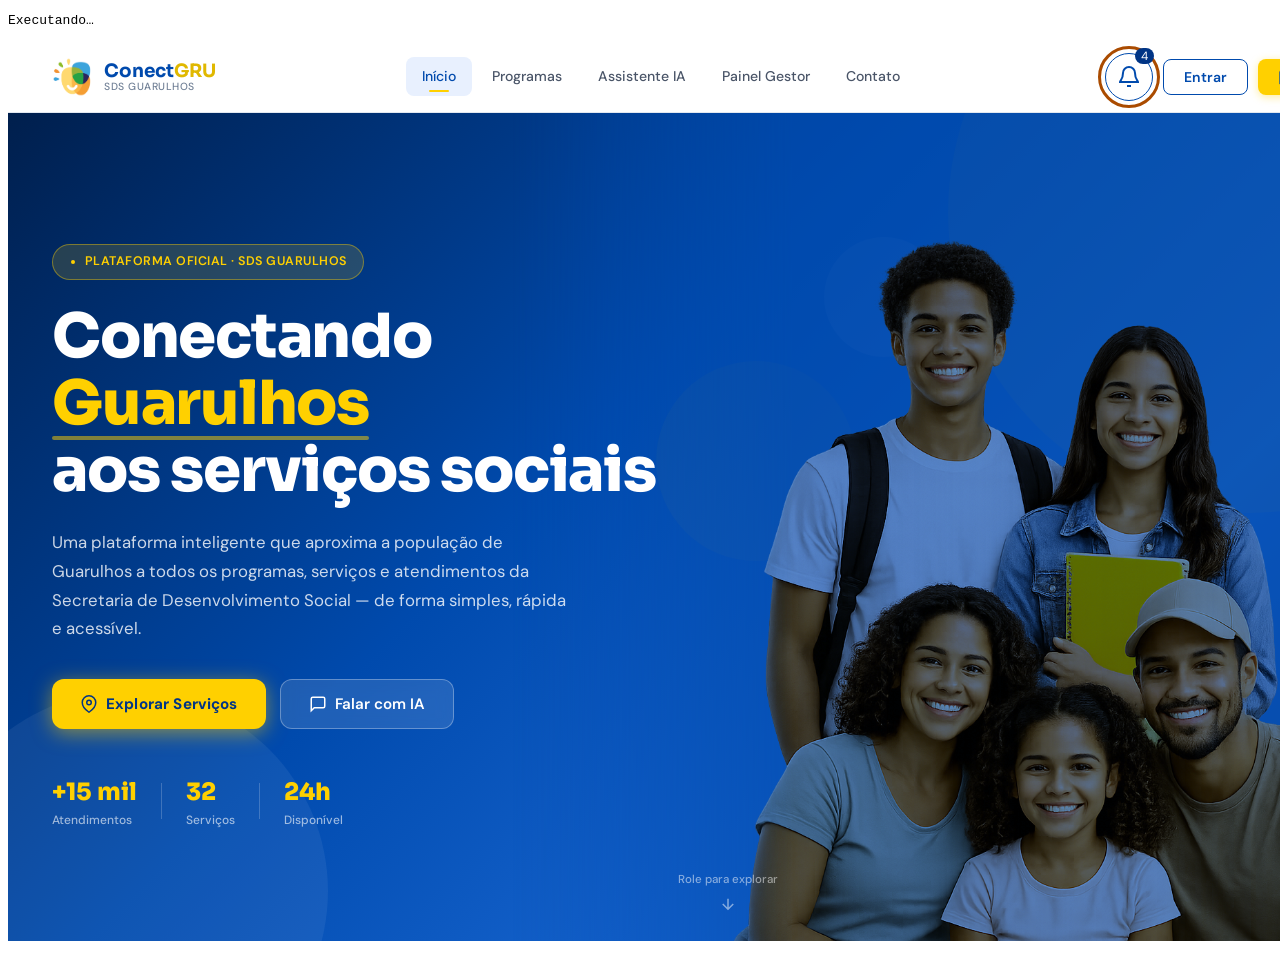
<file: test-inclusion.html>
<!doctype html><html lang="pt-BR"><meta charset="utf-8"><title>Testes locais ConnectGRU</title>
<body><pre id="results">Executando…</pre><iframe id="site" title="Site em teste" src="index.html" style="height:900px;border:0"></iframe>
<script>
const frame = document.getElementById('site');
frame.onload = async () => {
 const output = [], check = (name, condition) => output.push(`${condition ? 'PASS' : 'FAIL'} ${name}`);
 const win = frame.contentWindow, doc = win.document;
 await new Promise(resolve => setTimeout(resolve, 500));
 try {
 check('Barra superior removida', !doc.querySelector('.access-bar'));
 check('Botão flutuante', !!doc.querySelector('#accessibilityToggle'));
 for (const width of [320,375,390,430,768,1024,1440]) {
  frame.style.width = `${width}px`; await new Promise(resolve => setTimeout(resolve, 80));
  doc.body.style.overflowX = 'visible';
  check(`Sem overflow ${width}px`, doc.documentElement.scrollWidth <= width);
  doc.getElementById('accessibilityToggle').click();
  const panel = doc.getElementById('accessibilityPanel'), rect = panel.getBoundingClientRect();
  check(`Painel visível ${width}px`, panel.open && rect.left >= 0 && rect.right <= width + 1);
  panel.close();
  doc.getElementById('notificationToggle').click();
  const notificationRect = doc.getElementById('notificationsPanel').getBoundingClientRect();
  check(`Notificações visíveis ${width}px`, notificationRect.left >= 0 && notificationRect.right <= width + 1);
  doc.getElementById('notificationsPanel').close();
  doc.documentElement.style.setProperty('--font-scale', 2);
  check(`Texto 200% sem overflow ${width}px`, doc.documentElement.scrollWidth <= width); if(doc.documentElement.scrollWidth > width) output.push([...doc.querySelectorAll("main *,header *,footer *")].filter(n=>n.getBoundingClientRect().right>width+1 && n.getBoundingClientRect().width).map(n=>n.className).slice(0,15).join(" | "));
  doc.documentElement.style.setProperty('--font-scale', 1);
 }
 doc.getElementById('accessibilityToggle').click();
 const panel = doc.getElementById('accessibilityPanel');
 doc.getElementById('fontUp').click();
 check('Fonte aumenta', Number(doc.documentElement.style.getPropertyValue('--font-scale')) > 1);
 check('Preferência salva', JSON.parse(win.localStorage.getItem('connectgru.accessibility')).fontScale > 1);
 for (const input of panel.querySelectorAll('[data-preference]')) { input.checked = true; input.dispatchEvent(new win.Event('change')); check(`Preferência ${input.dataset.preference}`, JSON.parse(win.localStorage.getItem('connectgru.accessibility'))[input.dataset.preference] === true); }
 doc.getElementById('preferencesReset').click(); check('Restaurar fonte', doc.documentElement.style.getPropertyValue('--font-scale') === '1');
 panel.close(); await new Promise(resolve => setTimeout(resolve, 100)); check('Foco retorna', doc.activeElement.id === 'accessibilityToggle');
 doc.getElementById('notificationToggle').click();
 check('Notificações abrem', doc.getElementById('notificationsPanel').open);
 check('Quatro exemplos', doc.querySelectorAll('#notificationList article').length === 4);
 doc.getElementById('readAll').click(); doc.getElementById('unreadOnly').click();
 check('Estado vazio', doc.getElementById('notificationList').textContent.includes('Nenhuma'));
 doc.getElementById('notificationsPanel').close();
 win.openLoginModal('CRAS'); check('Login preservado', doc.getElementById('loginModal').open); win.closeLoginModal();
 } catch(error) { output.push('ERROR ' + error.stack); }
 document.getElementById('results').textContent = output.join('\n');
};
</script></body></html>
</file>
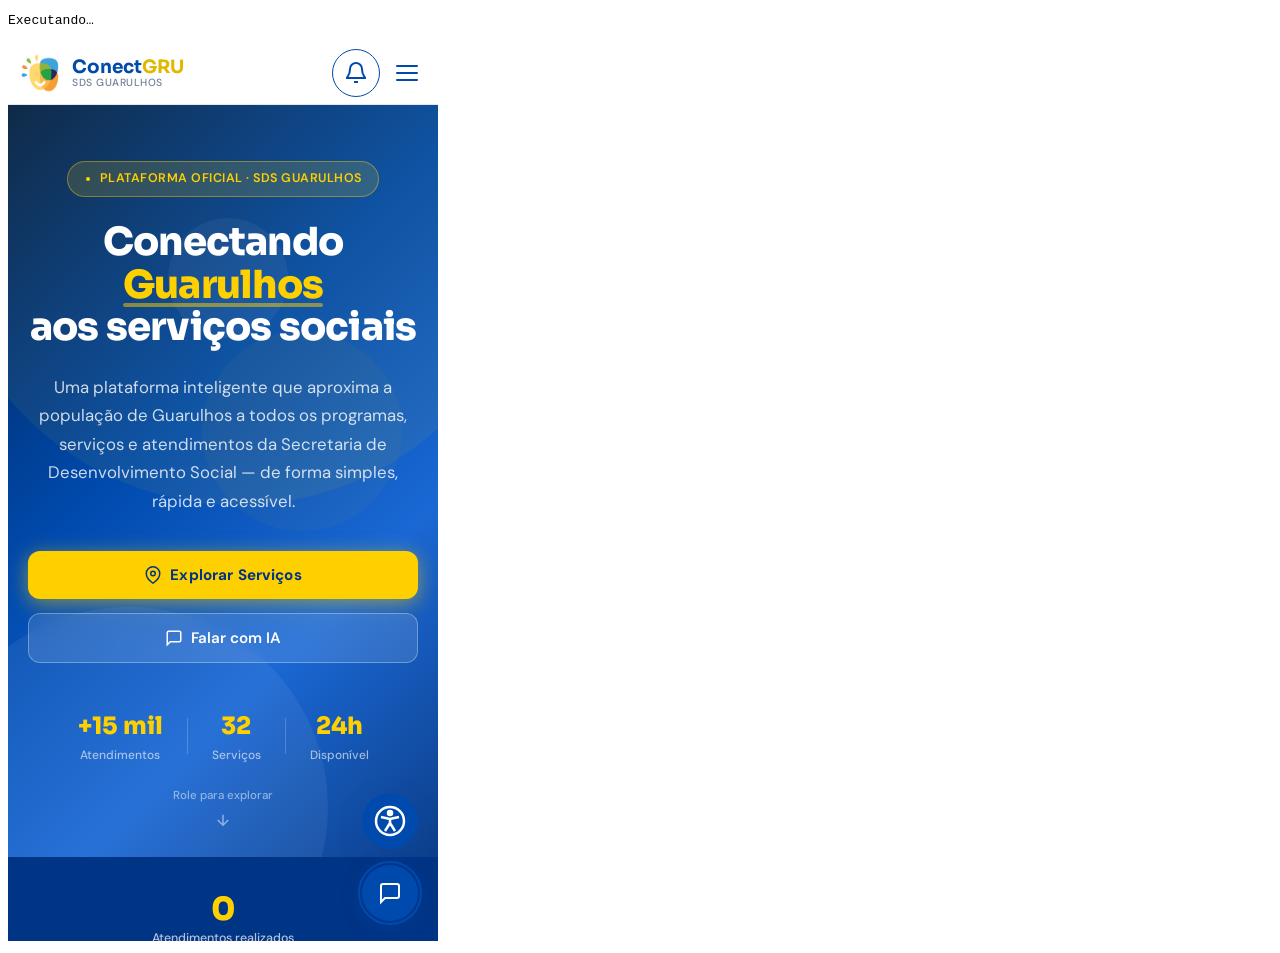
<file: test-media-map.html>
<!doctype html>
<html lang="pt-BR"><meta charset="utf-8"><title>Teste de fotos e mapa — ConnectGRU</title>
<body><pre id="results">Executando…</pre><iframe id="site" title="ConnectGRU em teste" src="index.html" style="width:1440px;height:900px;border:0"></iframe>
<script>
document.getElementById('site').onload = async function () {
  const doc = this.contentDocument, win = this.contentWindow, results = [];
  const check = (name, ok) => results.push(`${ok ? 'PASS' : 'FAIL'} ${name}`);
  const sleep = ms => new Promise(resolve => setTimeout(resolve, ms));
  try {
    const photos = [...doc.querySelectorAll('.program-photo')];
    check('Oito serviços com fotos', photos.length === 8);
    await Promise.all(photos.map(async photo => {
      photo.loading = 'eager';
      try { await Promise.race([photo.decode(), sleep(3000)]); } catch {}
      check('Foto local carregada: ' + photo.getAttribute('src'), photo.complete && photo.naturalWidth === 960 && photo.naturalHeight === 540);
      check('Texto alternativo: ' + photo.getAttribute('src'), photo.alt.startsWith('Foto ilustrativa:'));
    }));
    check('Leaflet local disponível', win.L?.version === '1.9.4' && !doc.querySelector('script[src*="unpkg"]'));
    const map = win.initMap();
    check('Mapa inicializado uma única vez', !!map && map === win.initMap());
    check('Cinco marcadores preservados', doc.querySelectorAll('.leaflet-marker-icon').length === 5);
    const marker = doc.querySelector('.leaflet-marker-icon'); marker.click();
    check('Detalhes do marcador', !!doc.querySelector('.leaflet-popup-content strong'));
    map.closePopup();
    for (const width of [320,375,390,430,768,1024,1440]) {
      this.style.width = `${width}px`;
      // Força o layout do iframe antes de simular o evento do navegador.
      void doc.documentElement.offsetWidth;
      win.dispatchEvent(new win.Event('resize'));
      await sleep(300);
      const container = doc.getElementById('mapa-guarulhos');
      check('Mapa dimensionado ' + width, Math.abs(map.getSize().x - container.clientWidth) <= 1 && container.clientHeight >= 320);
      check('Sem overflow ' + width, doc.documentElement.scrollWidth <= width);
    }
    await Promise.race([new Promise(resolve => {
      if (doc.querySelector('.leaflet-tile-loaded')) resolve();
      else { const timer = setInterval(() => { if (doc.querySelector('.leaflet-tile-loaded')) { clearInterval(timer); resolve(); } }, 100); setTimeout(() => { clearInterval(timer); resolve(); }, 15000); }
    }), sleep(16000)]);
    const loaded = [...doc.querySelectorAll('.leaflet-tile-loaded')].filter(img => img.naturalWidth > 0);
    check('Fundo cartográfico recebido da rede', loaded.length > 0);
    results.push('INFO Blocos carregados: ' + loaded.length + '. ' + doc.getElementById('mapStatus').textContent);
    const tileLayers = () => { const layers = []; map.eachLayer(layer => { if (layer instanceof win.L.TileLayer) layers.push(layer); }); return layers; };
    const first = tileLayers()[0];
    check('Fonte única OpenStreetMap', tileLayers().length === 1 && first._url === 'https://tile.openstreetmap.org/{z}/{x}/{y}.png');
    first.fire('loading'); first.fire('tileerror'); first.fire('load'); await sleep(100);
    check('Erro de rede informado', doc.getElementById('mapStatus').textContent.includes('Não foi possível carregar'));
    check('Mapa alternativo disponível', !doc.getElementById('mapEmbed').hidden);
    const retry = doc.getElementById('mapRetry');
    check('Repetição disponível', !retry.hidden); retry.click();
    check('Repetição inicia nova tentativa', doc.getElementById('mapStatus').textContent.includes('Recarregando'));
  } catch(error) { results.push('ERROR ' + error.stack); }
  document.getElementById('results').textContent = results.join('\n');
};
</script></body></html>
</file>
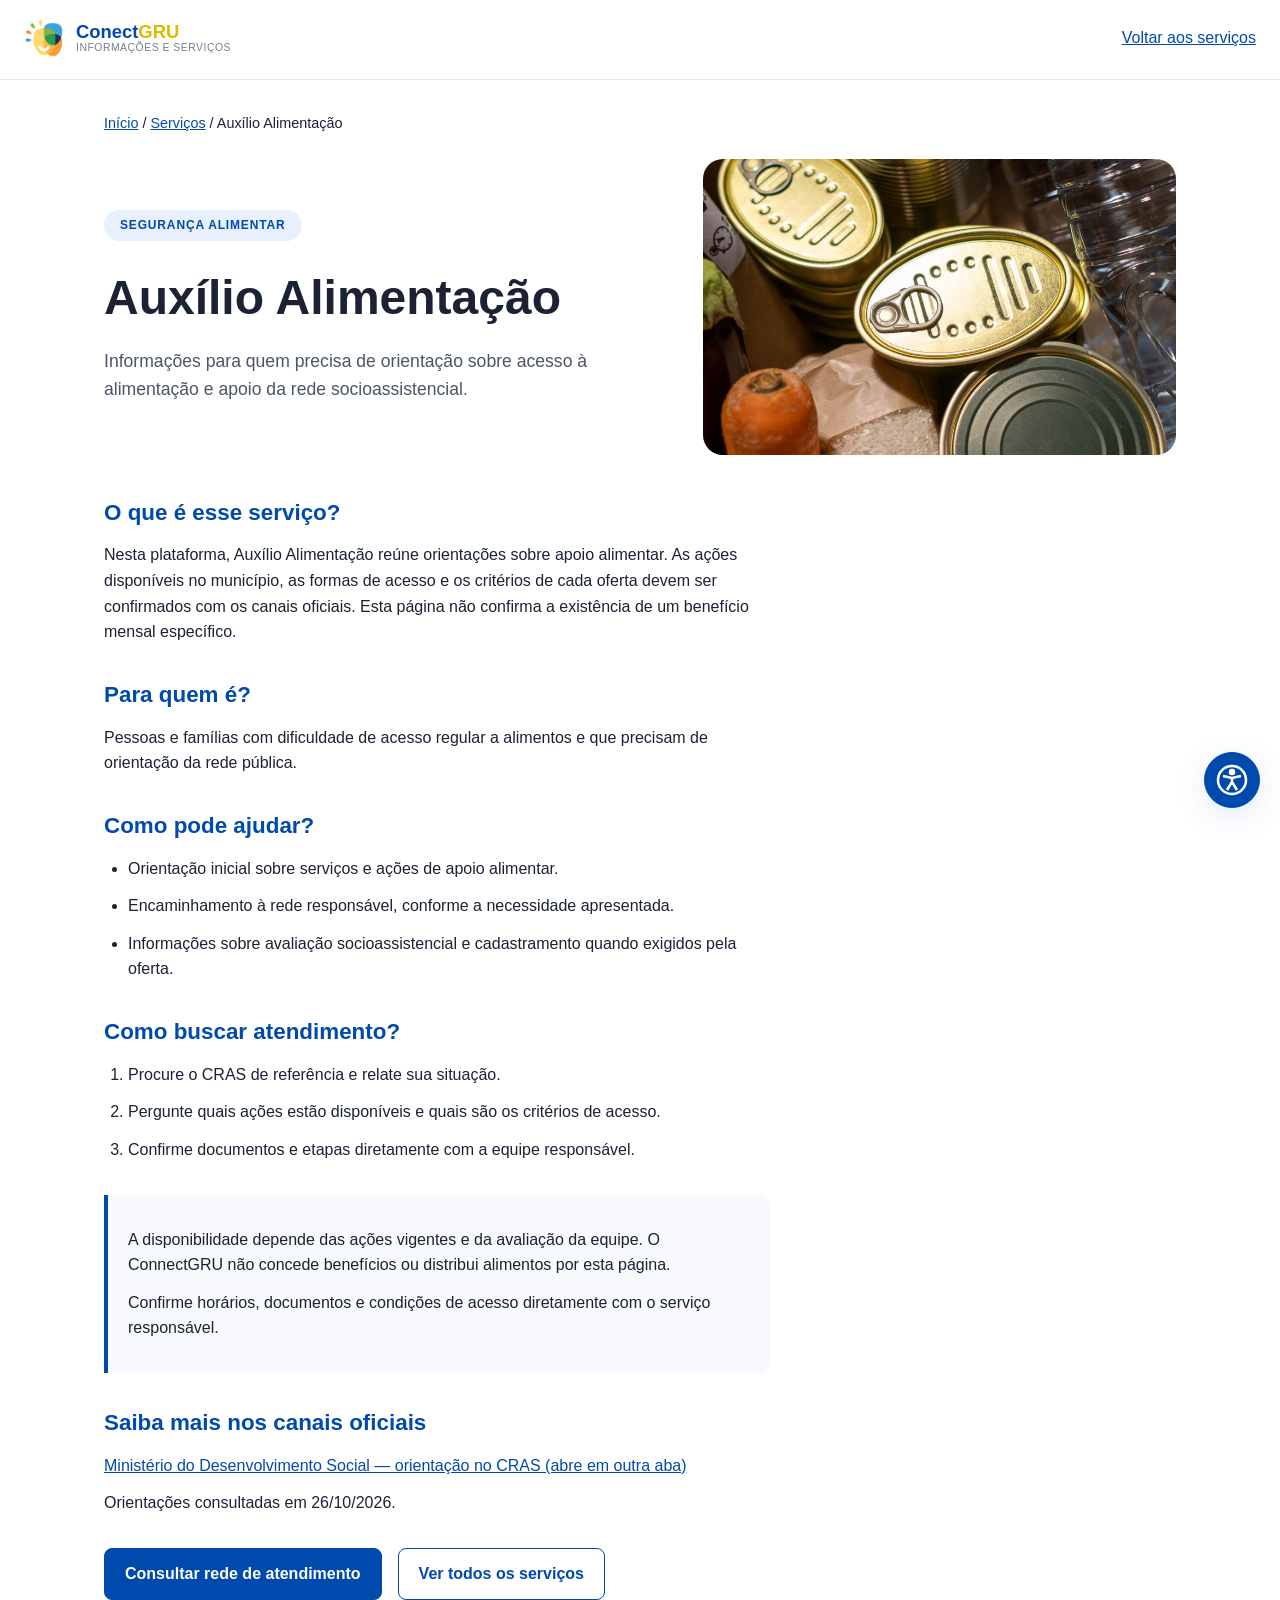
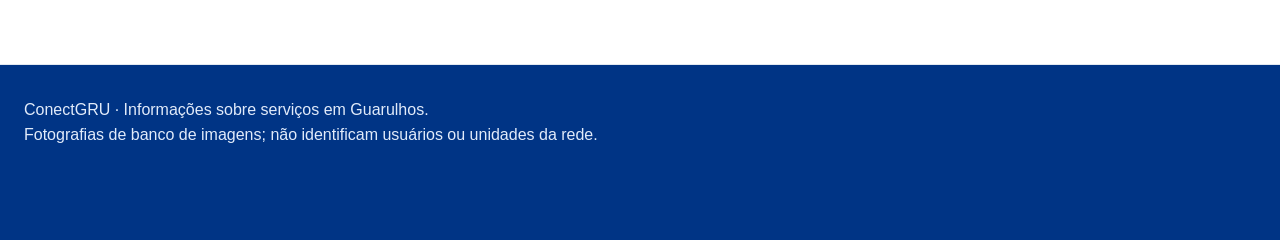
<file: servicos/alimentacao.html>
<!DOCTYPE html>
<html lang="pt-BR">
<head>
  <meta charset="UTF-8" />
  <meta name="viewport" content="width=device-width, initial-scale=1" />
  <title>Aux&#237;lio Alimenta&#231;&#227;o | ConectGRU</title>
  <meta name="description" content="Informa&#231;&#245;es para quem precisa de orienta&#231;&#227;o sobre acesso &#224; alimenta&#231;&#227;o e apoio da rede socioassistencial." />
  <link rel="icon" href="../logo-guarulhos.png" />
  <link rel="stylesheet" href="../style.css" />
  <link rel="stylesheet" href="../inclusion.css" />
  <link rel="stylesheet" href="../service-pages.css" />
  <script defer src="../inclusion.js"></script>
</head>
<body>
  <a href="#main-content" class="skip-link">Ir ao conteúdo</a>
  <header class="navbar service-header">
    <div class="nav-container">
      <a class="logo" href="../index.html" aria-label="ConectGRU — página inicial"><img src="../logo-guarulhos.png" alt="" width="40" height="40" /><span class="logo-text"><span class="logo-main">Conect<strong>GRU</strong></span><span class="logo-sub">Informações e serviços</span></span></a>
      <a class="back-link" href="../index.html#programas">Voltar aos serviços</a>
    </div>
  </header>
  <main id="main-content" class="service-page" tabindex="-1">
    <nav class="service-breadcrumb" aria-label="Caminho de navegação"><a href="../index.html">Início</a> / <a href="../index.html#programas">Serviços</a> / <span aria-current="page">Aux&#237;lio Alimenta&#231;&#227;o</span></nav>
    <div class="service-intro">
      <div><span class="section-badge">Seguran&#231;a Alimentar</span><h1>Aux&#237;lio Alimenta&#231;&#227;o</h1><p>Informa&#231;&#245;es para quem precisa de orienta&#231;&#227;o sobre acesso &#224; alimenta&#231;&#227;o e apoio da rede socioassistencial.</p></div>
      <img class="service-image" src="../assets/services/alimentacao.jpg" width="960" height="540" alt="" decoding="async" />
    </div>
    <div class="service-content">
      <section aria-labelledby="about-title"><h2 id="about-title">O que é esse serviço?</h2><p>Nesta plataforma, Aux&#237;lio Alimenta&#231;&#227;o re&#250;ne orienta&#231;&#245;es sobre apoio alimentar. As a&#231;&#245;es dispon&#237;veis no munic&#237;pio, as formas de acesso e os crit&#233;rios de cada oferta devem ser confirmados com os canais oficiais. Esta p&#225;gina n&#227;o confirma a exist&#234;ncia de um benef&#237;cio mensal espec&#237;fico.</p></section>
      <section aria-labelledby="audience-title"><h2 id="audience-title">Para quem é?</h2><p>Pessoas e fam&#237;lias com dificuldade de acesso regular a alimentos e que precisam de orienta&#231;&#227;o da rede p&#250;blica.</p></section>
      <section aria-labelledby="support-title"><h2 id="support-title">Como pode ajudar?</h2><ul><li>Orienta&#231;&#227;o inicial sobre servi&#231;os e a&#231;&#245;es de apoio alimentar.</li>
<li>Encaminhamento &#224; rede respons&#225;vel, conforme a necessidade apresentada.</li>
<li>Informa&#231;&#245;es sobre avalia&#231;&#227;o socioassistencial e cadastramento quando exigidos pela oferta.</li></ul></section>
      <section aria-labelledby="access-title"><h2 id="access-title">Como buscar atendimento?</h2><ol><li>Procure o CRAS de refer&#234;ncia e relate sua situa&#231;&#227;o.</li>
<li>Pergunte quais a&#231;&#245;es est&#227;o dispon&#237;veis e quais s&#227;o os crit&#233;rios de acesso.</li>
<li>Confirme documentos e etapas diretamente com a equipe respons&#225;vel.</li></ol></section>
      <aside class="service-notice" aria-label="Antes de solicitar atendimento"><p>A disponibilidade depende das a&#231;&#245;es vigentes e da avalia&#231;&#227;o da equipe. O ConnectGRU n&#227;o concede benef&#237;cios ou distribui alimentos por esta p&#225;gina.</p><p>Confirme horários, documentos e condições de acesso diretamente com o serviço responsável.</p></aside>
      <section aria-labelledby="sources-title"><h2 id="sources-title">Saiba mais nos canais oficiais</h2><p><a href="https://www.gov.br/mds/pt-br/acoes-e-programas/suas/unidades-de-atendimento/centro-de-referencia-de-assistencia-social-cras" target="_blank" rel="noopener noreferrer">Minist&#233;rio do Desenvolvimento Social — orienta&#231;&#227;o no CRAS (abre em outra aba)</a></p><p>Orientações consultadas em 26/10/2026.</p></section>
    </div>
    <nav class="service-links" aria-label="Próximos passos"><a href="../index.html#mapa">Consultar rede de atendimento</a><a href="../index.html#programas">Ver todos os serviços</a></nav>
  </main>
  <footer class="service-footer"><p>ConectGRU · Informações sobre serviços em Guarulhos.</p><p>Fotografias de banco de imagens; não identificam usuários ou unidades da rede.</p></footer>
</body>
</html>
</file>
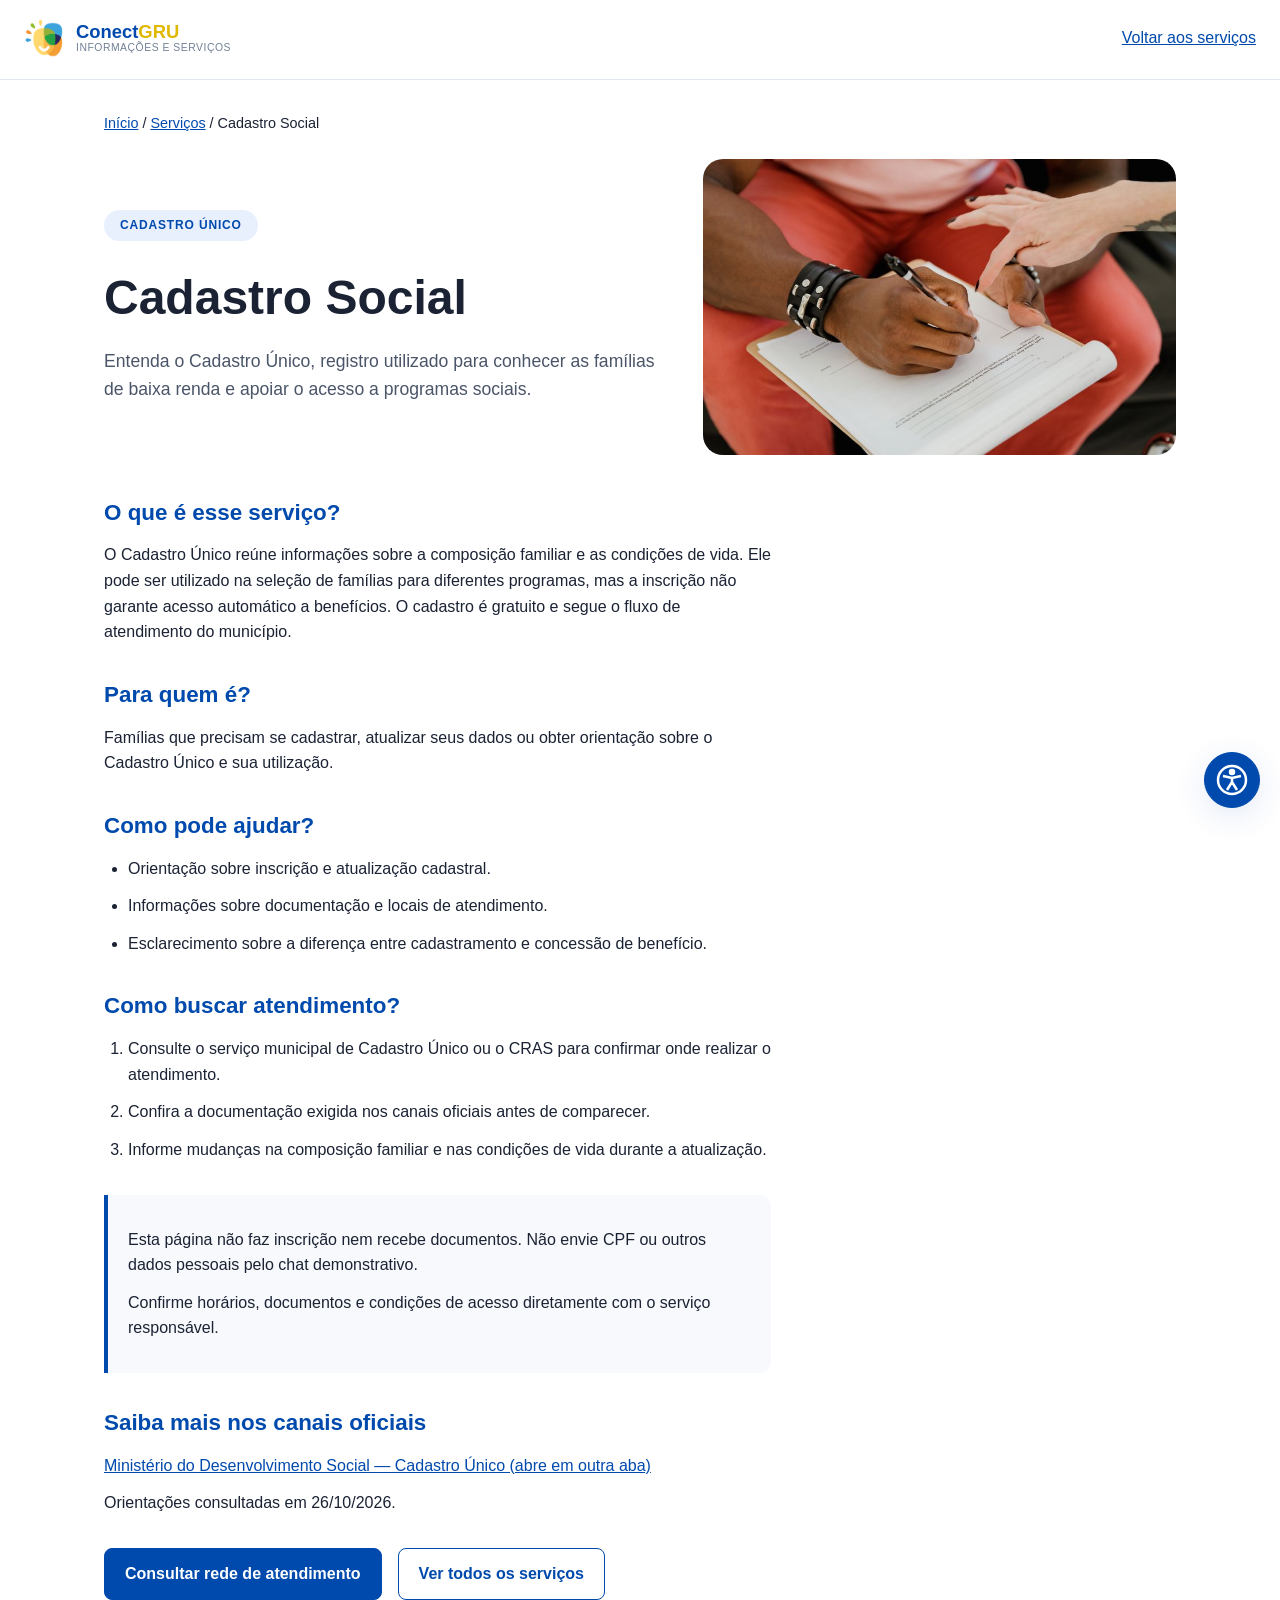
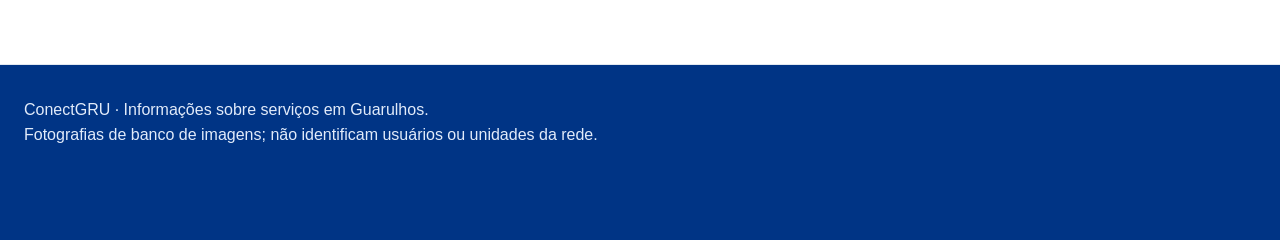
<file: servicos/cadastro.html>
<!DOCTYPE html>
<html lang="pt-BR">
<head>
  <meta charset="UTF-8" />
  <meta name="viewport" content="width=device-width, initial-scale=1" />
  <title>Cadastro Social | ConectGRU</title>
  <meta name="description" content="Entenda o Cadastro &#218;nico, registro utilizado para conhecer as fam&#237;lias de baixa renda e apoiar o acesso a programas sociais." />
  <link rel="icon" href="../logo-guarulhos.png" />
  <link rel="stylesheet" href="../style.css" />
  <link rel="stylesheet" href="../inclusion.css" />
  <link rel="stylesheet" href="../service-pages.css" />
  <script defer src="../inclusion.js"></script>
</head>
<body>
  <a href="#main-content" class="skip-link">Ir ao conteúdo</a>
  <header class="navbar service-header">
    <div class="nav-container">
      <a class="logo" href="../index.html" aria-label="ConectGRU — página inicial"><img src="../logo-guarulhos.png" alt="" width="40" height="40" /><span class="logo-text"><span class="logo-main">Conect<strong>GRU</strong></span><span class="logo-sub">Informações e serviços</span></span></a>
      <a class="back-link" href="../index.html#programas">Voltar aos serviços</a>
    </div>
  </header>
  <main id="main-content" class="service-page" tabindex="-1">
    <nav class="service-breadcrumb" aria-label="Caminho de navegação"><a href="../index.html">Início</a> / <a href="../index.html#programas">Serviços</a> / <span aria-current="page">Cadastro Social</span></nav>
    <div class="service-intro">
      <div><span class="section-badge">Cadastro &#218;nico</span><h1>Cadastro Social</h1><p>Entenda o Cadastro &#218;nico, registro utilizado para conhecer as fam&#237;lias de baixa renda e apoiar o acesso a programas sociais.</p></div>
      <img class="service-image" src="../assets/services/cadastro.jpg" width="960" height="540" alt="" decoding="async" />
    </div>
    <div class="service-content">
      <section aria-labelledby="about-title"><h2 id="about-title">O que é esse serviço?</h2><p>O Cadastro &#218;nico re&#250;ne informa&#231;&#245;es sobre a composi&#231;&#227;o familiar e as condi&#231;&#245;es de vida. Ele pode ser utilizado na sele&#231;&#227;o de fam&#237;lias para diferentes programas, mas a inscri&#231;&#227;o n&#227;o garante acesso autom&#225;tico a benef&#237;cios. O cadastro &#233; gratuito e segue o fluxo de atendimento do munic&#237;pio.</p></section>
      <section aria-labelledby="audience-title"><h2 id="audience-title">Para quem é?</h2><p>Fam&#237;lias que precisam se cadastrar, atualizar seus dados ou obter orienta&#231;&#227;o sobre o Cadastro &#218;nico e sua utiliza&#231;&#227;o.</p></section>
      <section aria-labelledby="support-title"><h2 id="support-title">Como pode ajudar?</h2><ul><li>Orienta&#231;&#227;o sobre inscri&#231;&#227;o e atualiza&#231;&#227;o cadastral.</li>
<li>Informa&#231;&#245;es sobre documenta&#231;&#227;o e locais de atendimento.</li>
<li>Esclarecimento sobre a diferen&#231;a entre cadastramento e concess&#227;o de benef&#237;cio.</li></ul></section>
      <section aria-labelledby="access-title"><h2 id="access-title">Como buscar atendimento?</h2><ol><li>Consulte o servi&#231;o municipal de Cadastro &#218;nico ou o CRAS para confirmar onde realizar o atendimento.</li>
<li>Confira a documenta&#231;&#227;o exigida nos canais oficiais antes de comparecer.</li>
<li>Informe mudan&#231;as na composi&#231;&#227;o familiar e nas condi&#231;&#245;es de vida durante a atualiza&#231;&#227;o.</li></ol></section>
      <aside class="service-notice" aria-label="Antes de solicitar atendimento"><p>Esta p&#225;gina n&#227;o faz inscri&#231;&#227;o nem recebe documentos. N&#227;o envie CPF ou outros dados pessoais pelo chat demonstrativo.</p><p>Confirme horários, documentos e condições de acesso diretamente com o serviço responsável.</p></aside>
      <section aria-labelledby="sources-title"><h2 id="sources-title">Saiba mais nos canais oficiais</h2><p><a href="https://www.gov.br/mds/pt-br/acoes-e-programas/cadastro-unico/Cadastro-unico/" target="_blank" rel="noopener noreferrer">Minist&#233;rio do Desenvolvimento Social — Cadastro &#218;nico (abre em outra aba)</a></p><p>Orientações consultadas em 26/10/2026.</p></section>
    </div>
    <nav class="service-links" aria-label="Próximos passos"><a href="../index.html#mapa">Consultar rede de atendimento</a><a href="../index.html#programas">Ver todos os serviços</a></nav>
  </main>
  <footer class="service-footer"><p>ConectGRU · Informações sobre serviços em Guarulhos.</p><p>Fotografias de banco de imagens; não identificam usuários ou unidades da rede.</p></footer>
</body>
</html>
</file>
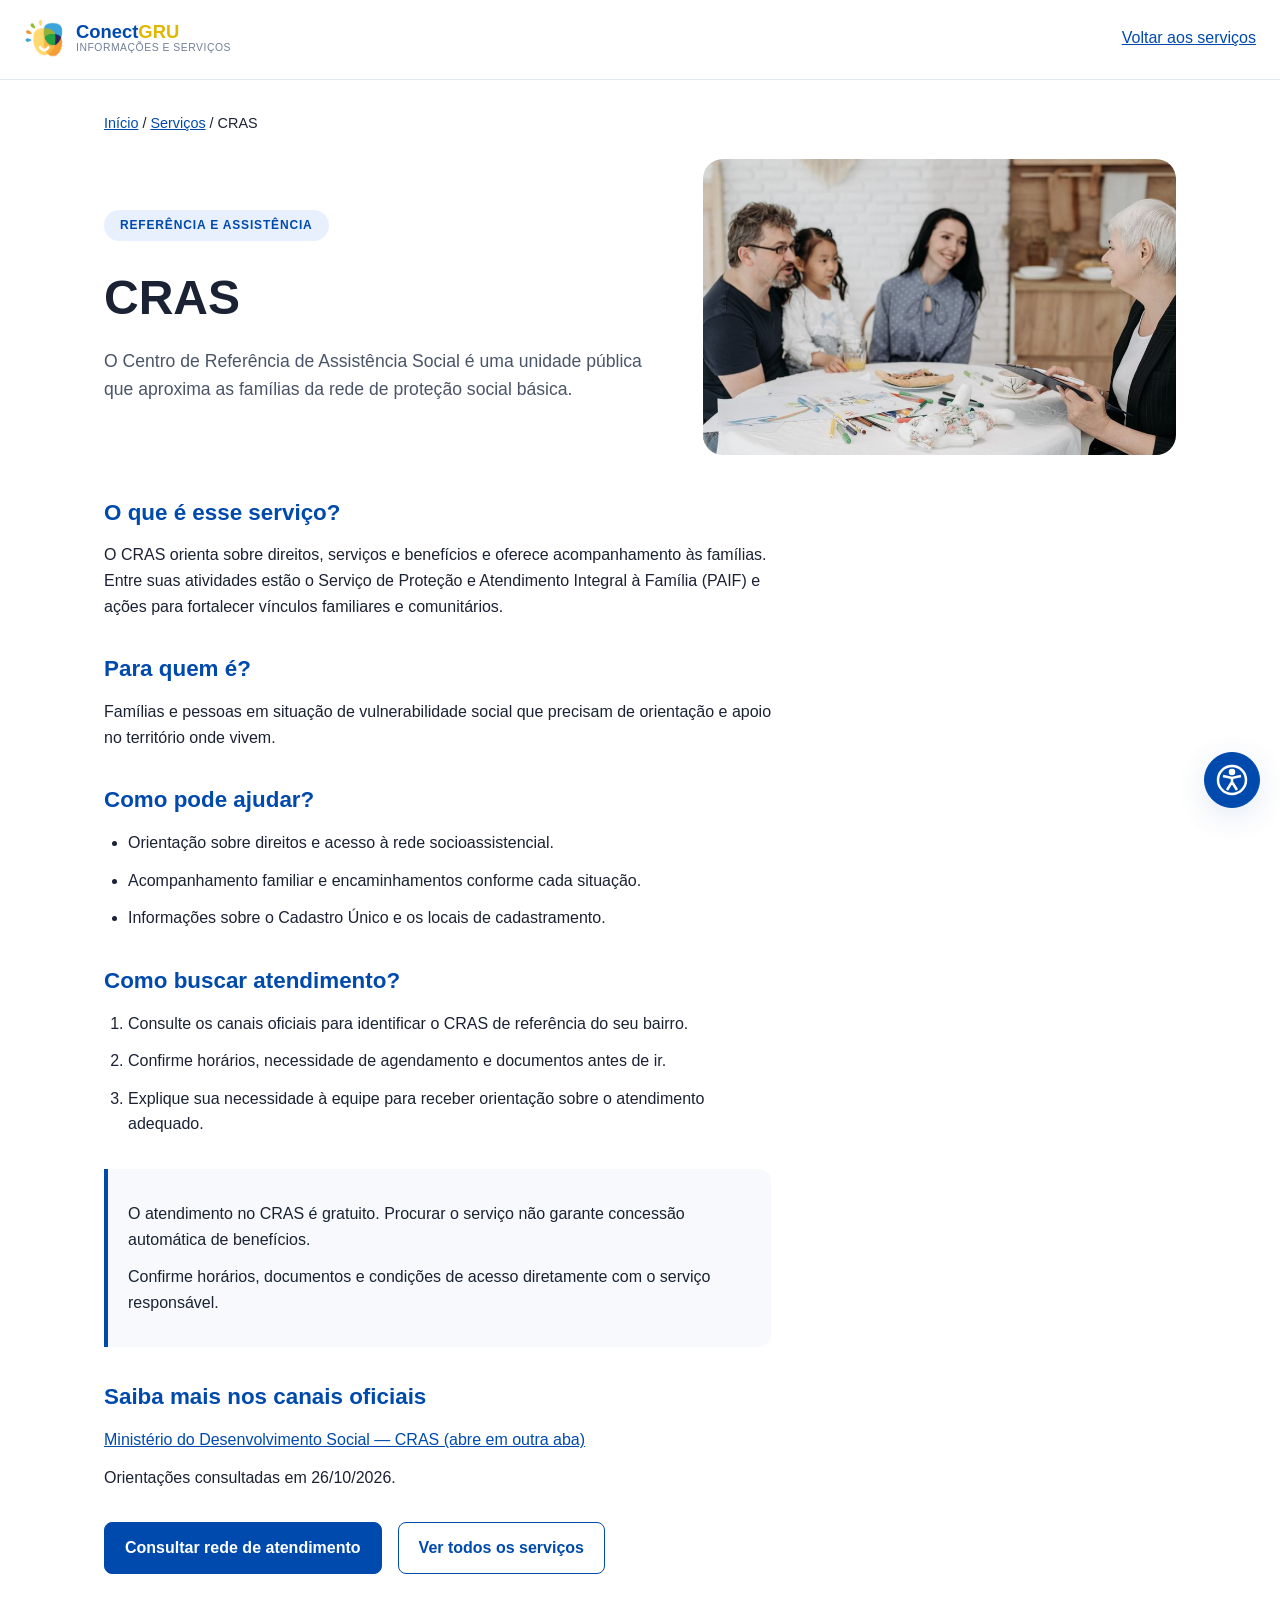
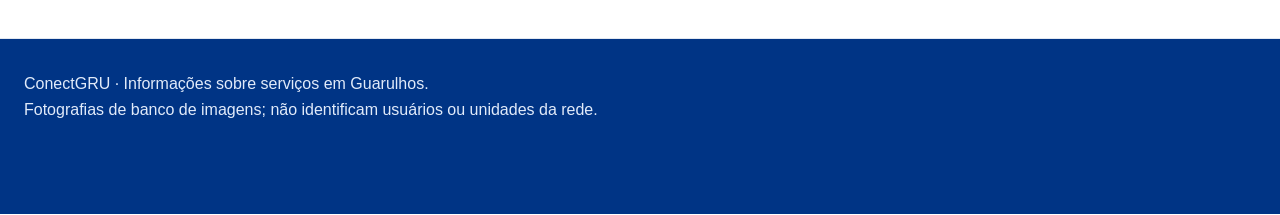
<file: servicos/cras.html>
<!DOCTYPE html>
<html lang="pt-BR">
<head>
  <meta charset="UTF-8" />
  <meta name="viewport" content="width=device-width, initial-scale=1" />
  <title>CRAS | ConectGRU</title>
  <meta name="description" content="O Centro de Refer&#234;ncia de Assist&#234;ncia Social &#233; uma unidade p&#250;blica que aproxima as fam&#237;lias da rede de prote&#231;&#227;o social b&#225;sica." />
  <link rel="icon" href="../logo-guarulhos.png" />
  <link rel="stylesheet" href="../style.css" />
  <link rel="stylesheet" href="../inclusion.css" />
  <link rel="stylesheet" href="../service-pages.css" />
  <script defer src="../inclusion.js"></script>
</head>
<body>
  <a href="#main-content" class="skip-link">Ir ao conteúdo</a>
  <header class="navbar service-header">
    <div class="nav-container">
      <a class="logo" href="../index.html" aria-label="ConectGRU — página inicial"><img src="../logo-guarulhos.png" alt="" width="40" height="40" /><span class="logo-text"><span class="logo-main">Conect<strong>GRU</strong></span><span class="logo-sub">Informações e serviços</span></span></a>
      <a class="back-link" href="../index.html#programas">Voltar aos serviços</a>
    </div>
  </header>
  <main id="main-content" class="service-page" tabindex="-1">
    <nav class="service-breadcrumb" aria-label="Caminho de navegação"><a href="../index.html">Início</a> / <a href="../index.html#programas">Serviços</a> / <span aria-current="page">CRAS</span></nav>
    <div class="service-intro">
      <div><span class="section-badge">Refer&#234;ncia e Assist&#234;ncia</span><h1>CRAS</h1><p>O Centro de Refer&#234;ncia de Assist&#234;ncia Social &#233; uma unidade p&#250;blica que aproxima as fam&#237;lias da rede de prote&#231;&#227;o social b&#225;sica.</p></div>
      <img class="service-image" src="../assets/services/cras.jpg" width="960" height="540" alt="" decoding="async" />
    </div>
    <div class="service-content">
      <section aria-labelledby="about-title"><h2 id="about-title">O que é esse serviço?</h2><p>O CRAS orienta sobre direitos, servi&#231;os e benef&#237;cios e oferece acompanhamento &#224;s fam&#237;lias. Entre suas atividades est&#227;o o Servi&#231;o de Prote&#231;&#227;o e Atendimento Integral &#224; Fam&#237;lia (PAIF) e a&#231;&#245;es para fortalecer v&#237;nculos familiares e comunit&#225;rios.</p></section>
      <section aria-labelledby="audience-title"><h2 id="audience-title">Para quem é?</h2><p>Fam&#237;lias e pessoas em situa&#231;&#227;o de vulnerabilidade social que precisam de orienta&#231;&#227;o e apoio no territ&#243;rio onde vivem.</p></section>
      <section aria-labelledby="support-title"><h2 id="support-title">Como pode ajudar?</h2><ul><li>Orienta&#231;&#227;o sobre direitos e acesso &#224; rede socioassistencial.</li>
<li>Acompanhamento familiar e encaminhamentos conforme cada situa&#231;&#227;o.</li>
<li>Informa&#231;&#245;es sobre o Cadastro &#218;nico e os locais de cadastramento.</li></ul></section>
      <section aria-labelledby="access-title"><h2 id="access-title">Como buscar atendimento?</h2><ol><li>Consulte os canais oficiais para identificar o CRAS de refer&#234;ncia do seu bairro.</li>
<li>Confirme hor&#225;rios, necessidade de agendamento e documentos antes de ir.</li>
<li>Explique sua necessidade &#224; equipe para receber orienta&#231;&#227;o sobre o atendimento adequado.</li></ol></section>
      <aside class="service-notice" aria-label="Antes de solicitar atendimento"><p>O atendimento no CRAS &#233; gratuito. Procurar o servi&#231;o n&#227;o garante concess&#227;o autom&#225;tica de benef&#237;cios.</p><p>Confirme horários, documentos e condições de acesso diretamente com o serviço responsável.</p></aside>
      <section aria-labelledby="sources-title"><h2 id="sources-title">Saiba mais nos canais oficiais</h2><p><a href="https://www.gov.br/mds/pt-br/acoes-e-programas/suas/unidades-de-atendimento/centro-de-referencia-de-assistencia-social-cras" target="_blank" rel="noopener noreferrer">Minist&#233;rio do Desenvolvimento Social — CRAS (abre em outra aba)</a></p><p>Orientações consultadas em 26/10/2026.</p></section>
    </div>
    <nav class="service-links" aria-label="Próximos passos"><a href="../index.html#mapa">Consultar rede de atendimento</a><a href="../index.html#programas">Ver todos os serviços</a></nav>
  </main>
  <footer class="service-footer"><p>ConectGRU · Informações sobre serviços em Guarulhos.</p><p>Fotografias de banco de imagens; não identificam usuários ou unidades da rede.</p></footer>
</body>
</html>
</file>
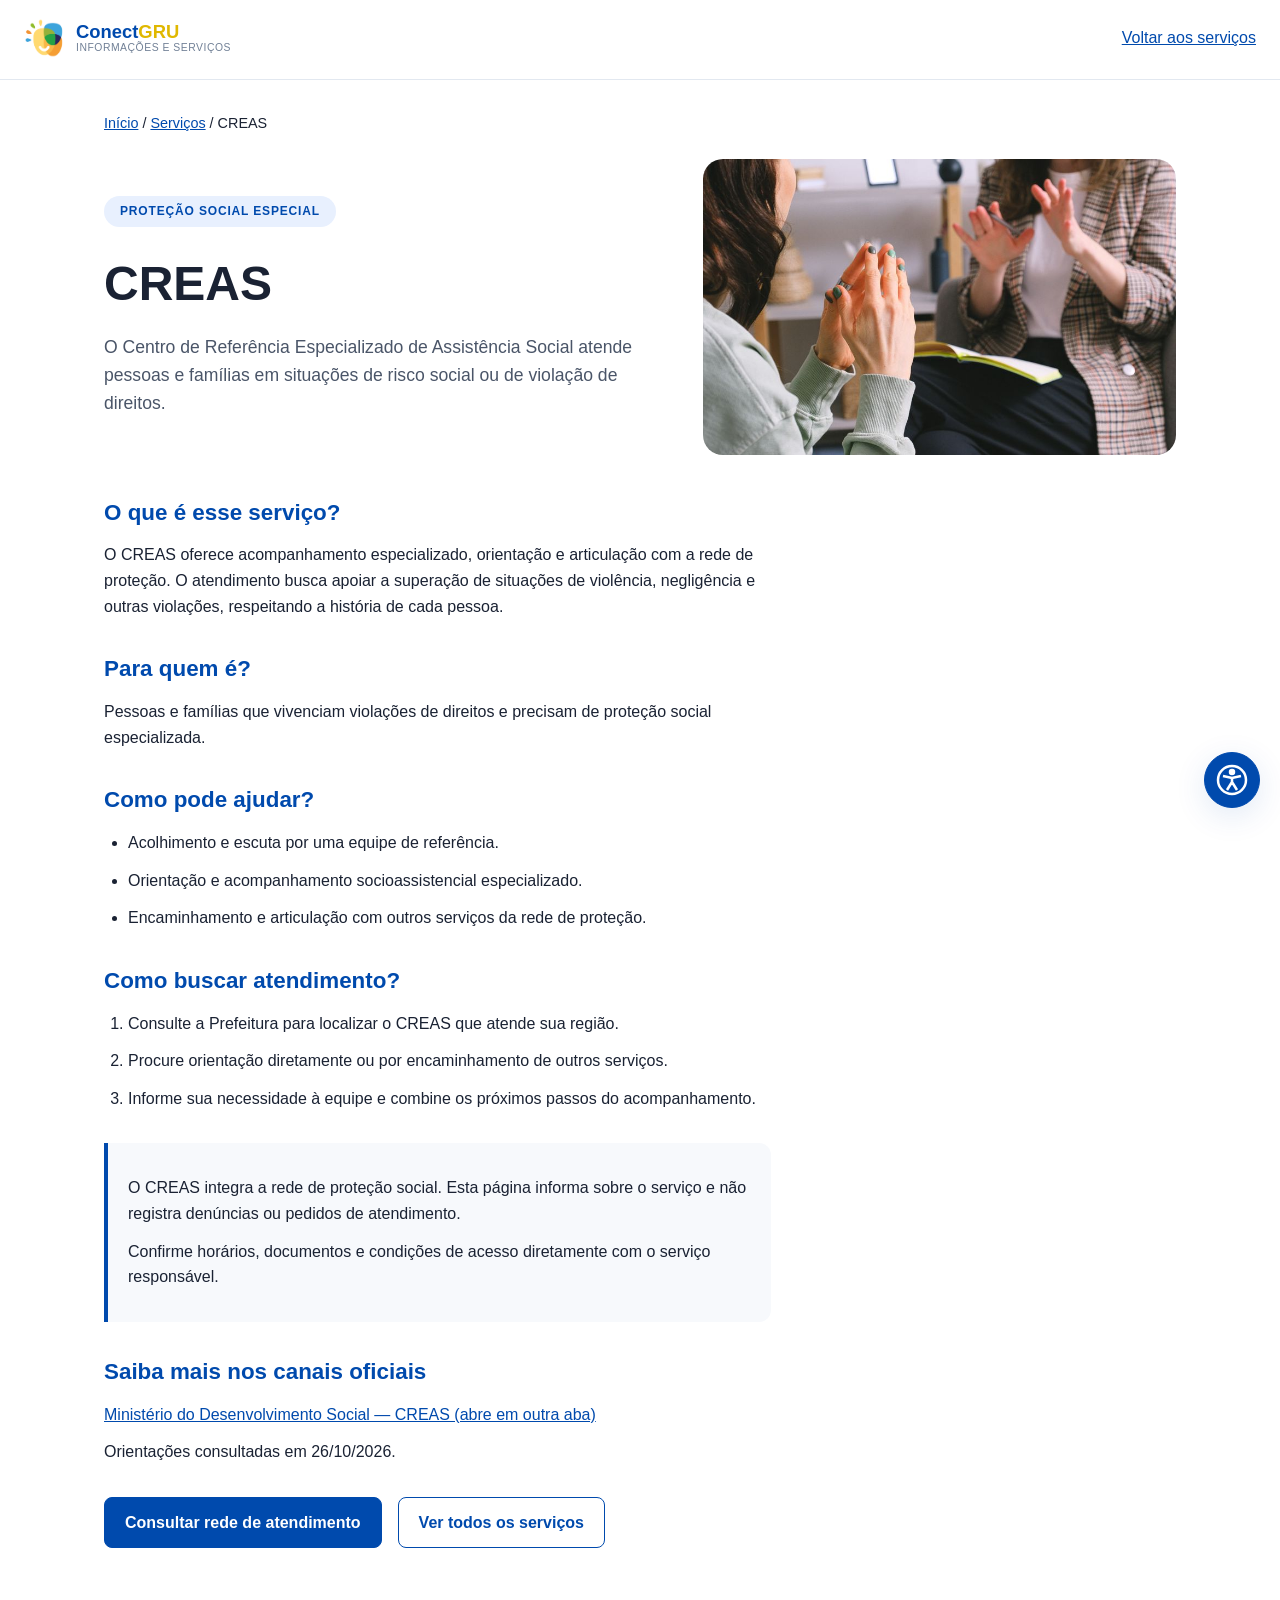
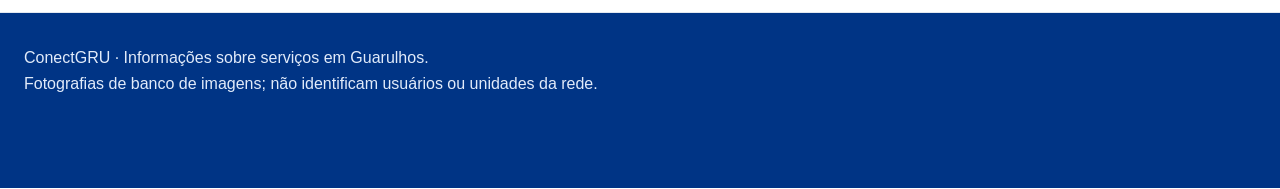
<file: servicos/creas.html>
<!DOCTYPE html>
<html lang="pt-BR">
<head>
  <meta charset="UTF-8" />
  <meta name="viewport" content="width=device-width, initial-scale=1" />
  <title>CREAS | ConectGRU</title>
  <meta name="description" content="O Centro de Refer&#234;ncia Especializado de Assist&#234;ncia Social atende pessoas e fam&#237;lias em situa&#231;&#245;es de risco social ou de viola&#231;&#227;o de direitos." />
  <link rel="icon" href="../logo-guarulhos.png" />
  <link rel="stylesheet" href="../style.css" />
  <link rel="stylesheet" href="../inclusion.css" />
  <link rel="stylesheet" href="../service-pages.css" />
  <script defer src="../inclusion.js"></script>
</head>
<body>
  <a href="#main-content" class="skip-link">Ir ao conteúdo</a>
  <header class="navbar service-header">
    <div class="nav-container">
      <a class="logo" href="../index.html" aria-label="ConectGRU — página inicial"><img src="../logo-guarulhos.png" alt="" width="40" height="40" /><span class="logo-text"><span class="logo-main">Conect<strong>GRU</strong></span><span class="logo-sub">Informações e serviços</span></span></a>
      <a class="back-link" href="../index.html#programas">Voltar aos serviços</a>
    </div>
  </header>
  <main id="main-content" class="service-page" tabindex="-1">
    <nav class="service-breadcrumb" aria-label="Caminho de navegação"><a href="../index.html">Início</a> / <a href="../index.html#programas">Serviços</a> / <span aria-current="page">CREAS</span></nav>
    <div class="service-intro">
      <div><span class="section-badge">Prote&#231;&#227;o Social Especial</span><h1>CREAS</h1><p>O Centro de Refer&#234;ncia Especializado de Assist&#234;ncia Social atende pessoas e fam&#237;lias em situa&#231;&#245;es de risco social ou de viola&#231;&#227;o de direitos.</p></div>
      <img class="service-image" src="../assets/services/creas.jpg" width="960" height="540" alt="" decoding="async" />
    </div>
    <div class="service-content">
      <section aria-labelledby="about-title"><h2 id="about-title">O que é esse serviço?</h2><p>O CREAS oferece acompanhamento especializado, orienta&#231;&#227;o e articula&#231;&#227;o com a rede de prote&#231;&#227;o. O atendimento busca apoiar a supera&#231;&#227;o de situa&#231;&#245;es de viol&#234;ncia, neglig&#234;ncia e outras viola&#231;&#245;es, respeitando a hist&#243;ria de cada pessoa.</p></section>
      <section aria-labelledby="audience-title"><h2 id="audience-title">Para quem é?</h2><p>Pessoas e fam&#237;lias que vivenciam viola&#231;&#245;es de direitos e precisam de prote&#231;&#227;o social especializada.</p></section>
      <section aria-labelledby="support-title"><h2 id="support-title">Como pode ajudar?</h2><ul><li>Acolhimento e escuta por uma equipe de refer&#234;ncia.</li>
<li>Orienta&#231;&#227;o e acompanhamento socioassistencial especializado.</li>
<li>Encaminhamento e articula&#231;&#227;o com outros servi&#231;os da rede de prote&#231;&#227;o.</li></ul></section>
      <section aria-labelledby="access-title"><h2 id="access-title">Como buscar atendimento?</h2><ol><li>Consulte a Prefeitura para localizar o CREAS que atende sua regi&#227;o.</li>
<li>Procure orienta&#231;&#227;o diretamente ou por encaminhamento de outros servi&#231;os.</li>
<li>Informe sua necessidade &#224; equipe e combine os pr&#243;ximos passos do acompanhamento.</li></ol></section>
      <aside class="service-notice" aria-label="Antes de solicitar atendimento"><p>O CREAS integra a rede de prote&#231;&#227;o social. Esta p&#225;gina informa sobre o servi&#231;o e n&#227;o registra den&#250;ncias ou pedidos de atendimento.</p><p>Confirme horários, documentos e condições de acesso diretamente com o serviço responsável.</p></aside>
      <section aria-labelledby="sources-title"><h2 id="sources-title">Saiba mais nos canais oficiais</h2><p><a href="https://www.gov.br/mds/pt-br/acoes-e-programas/suas/unidades-de-atendimento/centro-de-referencia-especializado-de-assistencia-social-creas" target="_blank" rel="noopener noreferrer">Minist&#233;rio do Desenvolvimento Social — CREAS (abre em outra aba)</a></p><p>Orientações consultadas em 26/10/2026.</p></section>
    </div>
    <nav class="service-links" aria-label="Próximos passos"><a href="../index.html#mapa">Consultar rede de atendimento</a><a href="../index.html#programas">Ver todos os serviços</a></nav>
  </main>
  <footer class="service-footer"><p>ConectGRU · Informações sobre serviços em Guarulhos.</p><p>Fotografias de banco de imagens; não identificam usuários ou unidades da rede.</p></footer>
</body>
</html>
</file>
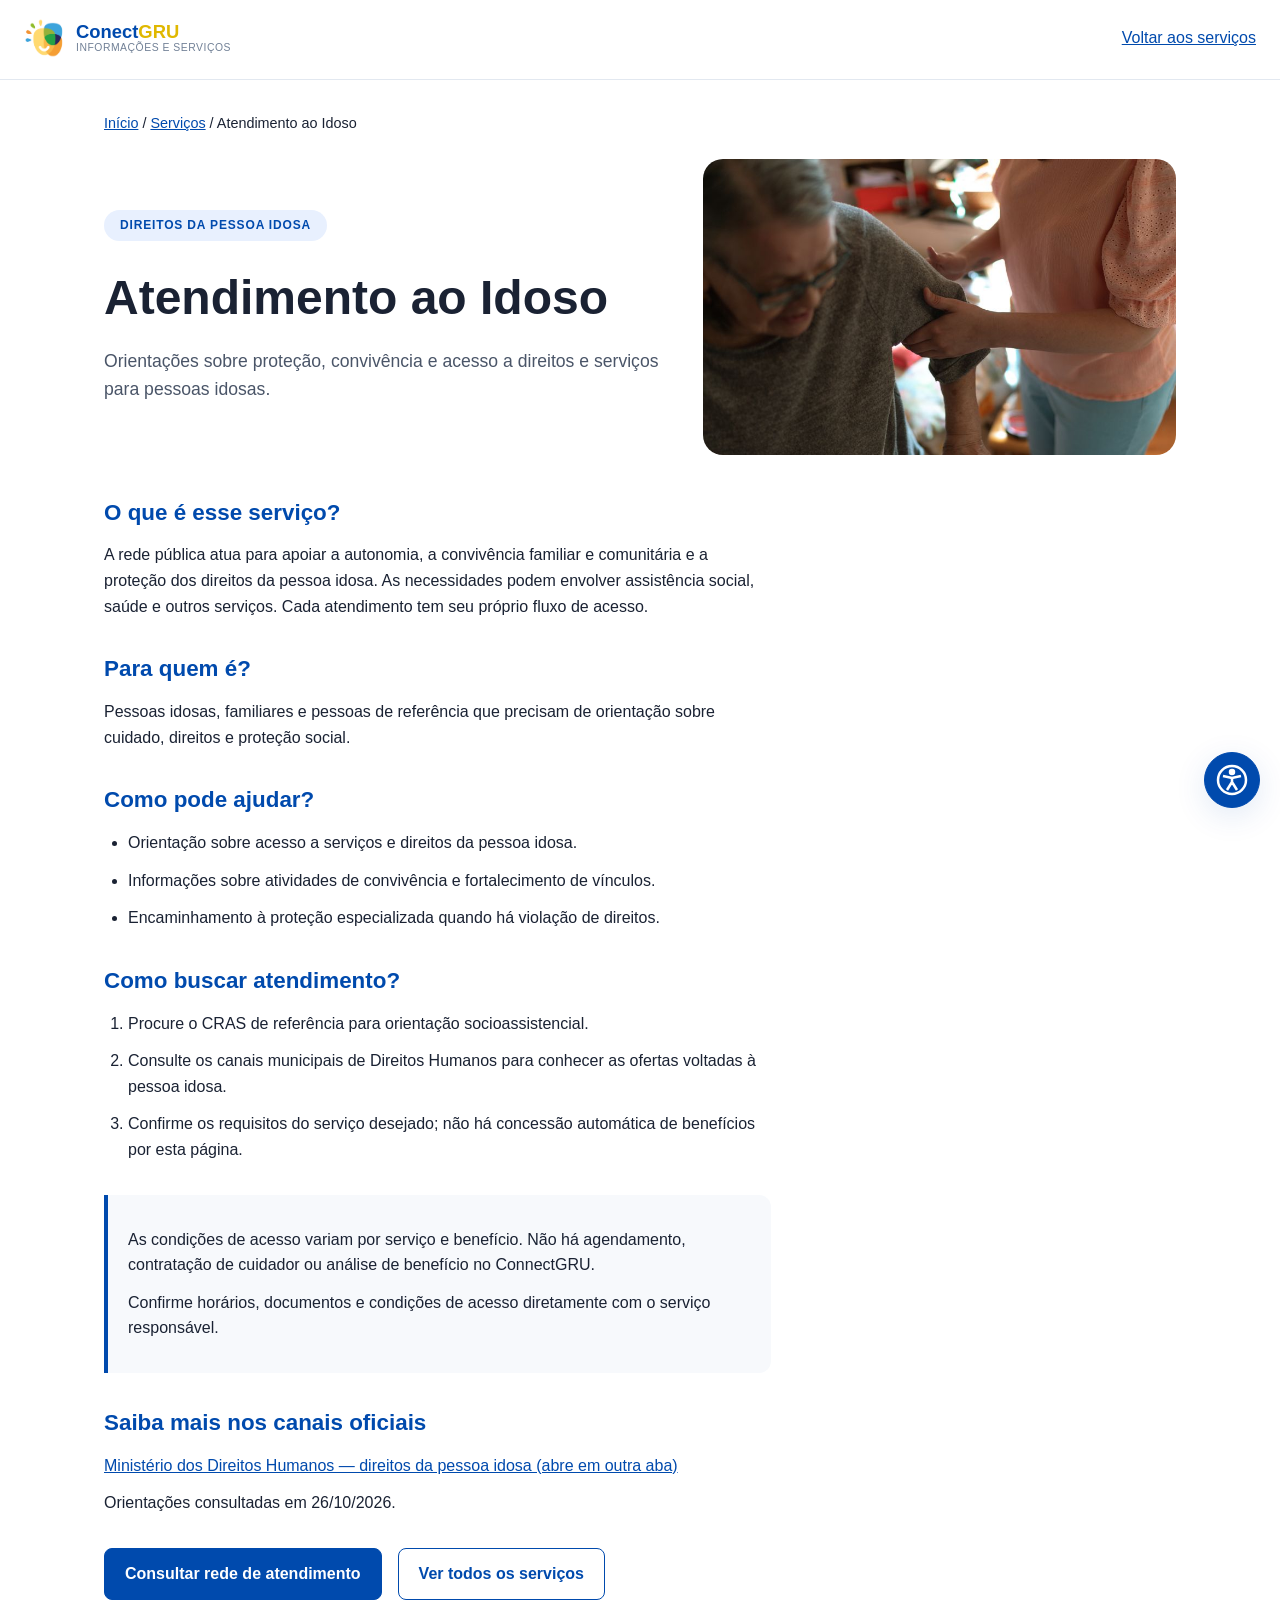
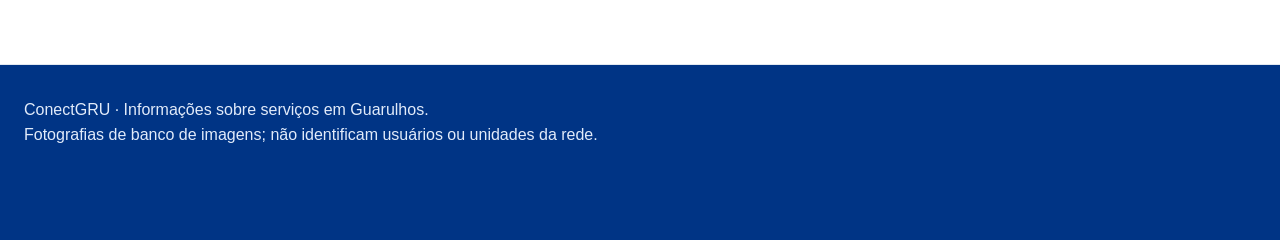
<file: servicos/idoso.html>
<!DOCTYPE html>
<html lang="pt-BR">
<head>
  <meta charset="UTF-8" />
  <meta name="viewport" content="width=device-width, initial-scale=1" />
  <title>Atendimento ao Idoso | ConectGRU</title>
  <meta name="description" content="Orienta&#231;&#245;es sobre prote&#231;&#227;o, conviv&#234;ncia e acesso a direitos e servi&#231;os para pessoas idosas." />
  <link rel="icon" href="../logo-guarulhos.png" />
  <link rel="stylesheet" href="../style.css" />
  <link rel="stylesheet" href="../inclusion.css" />
  <link rel="stylesheet" href="../service-pages.css" />
  <script defer src="../inclusion.js"></script>
</head>
<body>
  <a href="#main-content" class="skip-link">Ir ao conteúdo</a>
  <header class="navbar service-header">
    <div class="nav-container">
      <a class="logo" href="../index.html" aria-label="ConectGRU — página inicial"><img src="../logo-guarulhos.png" alt="" width="40" height="40" /><span class="logo-text"><span class="logo-main">Conect<strong>GRU</strong></span><span class="logo-sub">Informações e serviços</span></span></a>
      <a class="back-link" href="../index.html#programas">Voltar aos serviços</a>
    </div>
  </header>
  <main id="main-content" class="service-page" tabindex="-1">
    <nav class="service-breadcrumb" aria-label="Caminho de navegação"><a href="../index.html">Início</a> / <a href="../index.html#programas">Serviços</a> / <span aria-current="page">Atendimento ao Idoso</span></nav>
    <div class="service-intro">
      <div><span class="section-badge">Direitos da Pessoa Idosa</span><h1>Atendimento ao Idoso</h1><p>Orienta&#231;&#245;es sobre prote&#231;&#227;o, conviv&#234;ncia e acesso a direitos e servi&#231;os para pessoas idosas.</p></div>
      <img class="service-image" src="../assets/services/idoso.jpg" width="960" height="540" alt="" decoding="async" />
    </div>
    <div class="service-content">
      <section aria-labelledby="about-title"><h2 id="about-title">O que é esse serviço?</h2><p>A rede p&#250;blica atua para apoiar a autonomia, a conviv&#234;ncia familiar e comunit&#225;ria e a prote&#231;&#227;o dos direitos da pessoa idosa. As necessidades podem envolver assist&#234;ncia social, sa&#250;de e outros servi&#231;os. Cada atendimento tem seu pr&#243;prio fluxo de acesso.</p></section>
      <section aria-labelledby="audience-title"><h2 id="audience-title">Para quem é?</h2><p>Pessoas idosas, familiares e pessoas de refer&#234;ncia que precisam de orienta&#231;&#227;o sobre cuidado, direitos e prote&#231;&#227;o social.</p></section>
      <section aria-labelledby="support-title"><h2 id="support-title">Como pode ajudar?</h2><ul><li>Orienta&#231;&#227;o sobre acesso a servi&#231;os e direitos da pessoa idosa.</li>
<li>Informa&#231;&#245;es sobre atividades de conviv&#234;ncia e fortalecimento de v&#237;nculos.</li>
<li>Encaminhamento &#224; prote&#231;&#227;o especializada quando h&#225; viola&#231;&#227;o de direitos.</li></ul></section>
      <section aria-labelledby="access-title"><h2 id="access-title">Como buscar atendimento?</h2><ol><li>Procure o CRAS de refer&#234;ncia para orienta&#231;&#227;o socioassistencial.</li>
<li>Consulte os canais municipais de Direitos Humanos para conhecer as ofertas voltadas &#224; pessoa idosa.</li>
<li>Confirme os requisitos do servi&#231;o desejado; n&#227;o h&#225; concess&#227;o autom&#225;tica de benef&#237;cios por esta p&#225;gina.</li></ol></section>
      <aside class="service-notice" aria-label="Antes de solicitar atendimento"><p>As condi&#231;&#245;es de acesso variam por servi&#231;o e benef&#237;cio. N&#227;o h&#225; agendamento, contrata&#231;&#227;o de cuidador ou an&#225;lise de benef&#237;cio no ConnectGRU.</p><p>Confirme horários, documentos e condições de acesso diretamente com o serviço responsável.</p></aside>
      <section aria-labelledby="sources-title"><h2 id="sources-title">Saiba mais nos canais oficiais</h2><p><a href="https://www.gov.br/mdh/pt-br/assuntos/noticias/2026/defeso-eleitoral/julho/voce-sabe-quais-sao-os-principais-direitos-previstos-no-estatuto-da-pessoa-idosa/" target="_blank" rel="noopener noreferrer">Minist&#233;rio dos Direitos Humanos — direitos da pessoa idosa (abre em outra aba)</a></p><p>Orientações consultadas em 26/10/2026.</p></section>
    </div>
    <nav class="service-links" aria-label="Próximos passos"><a href="../index.html#mapa">Consultar rede de atendimento</a><a href="../index.html#programas">Ver todos os serviços</a></nav>
  </main>
  <footer class="service-footer"><p>ConectGRU · Informações sobre serviços em Guarulhos.</p><p>Fotografias de banco de imagens; não identificam usuários ou unidades da rede.</p></footer>
</body>
</html>
</file>
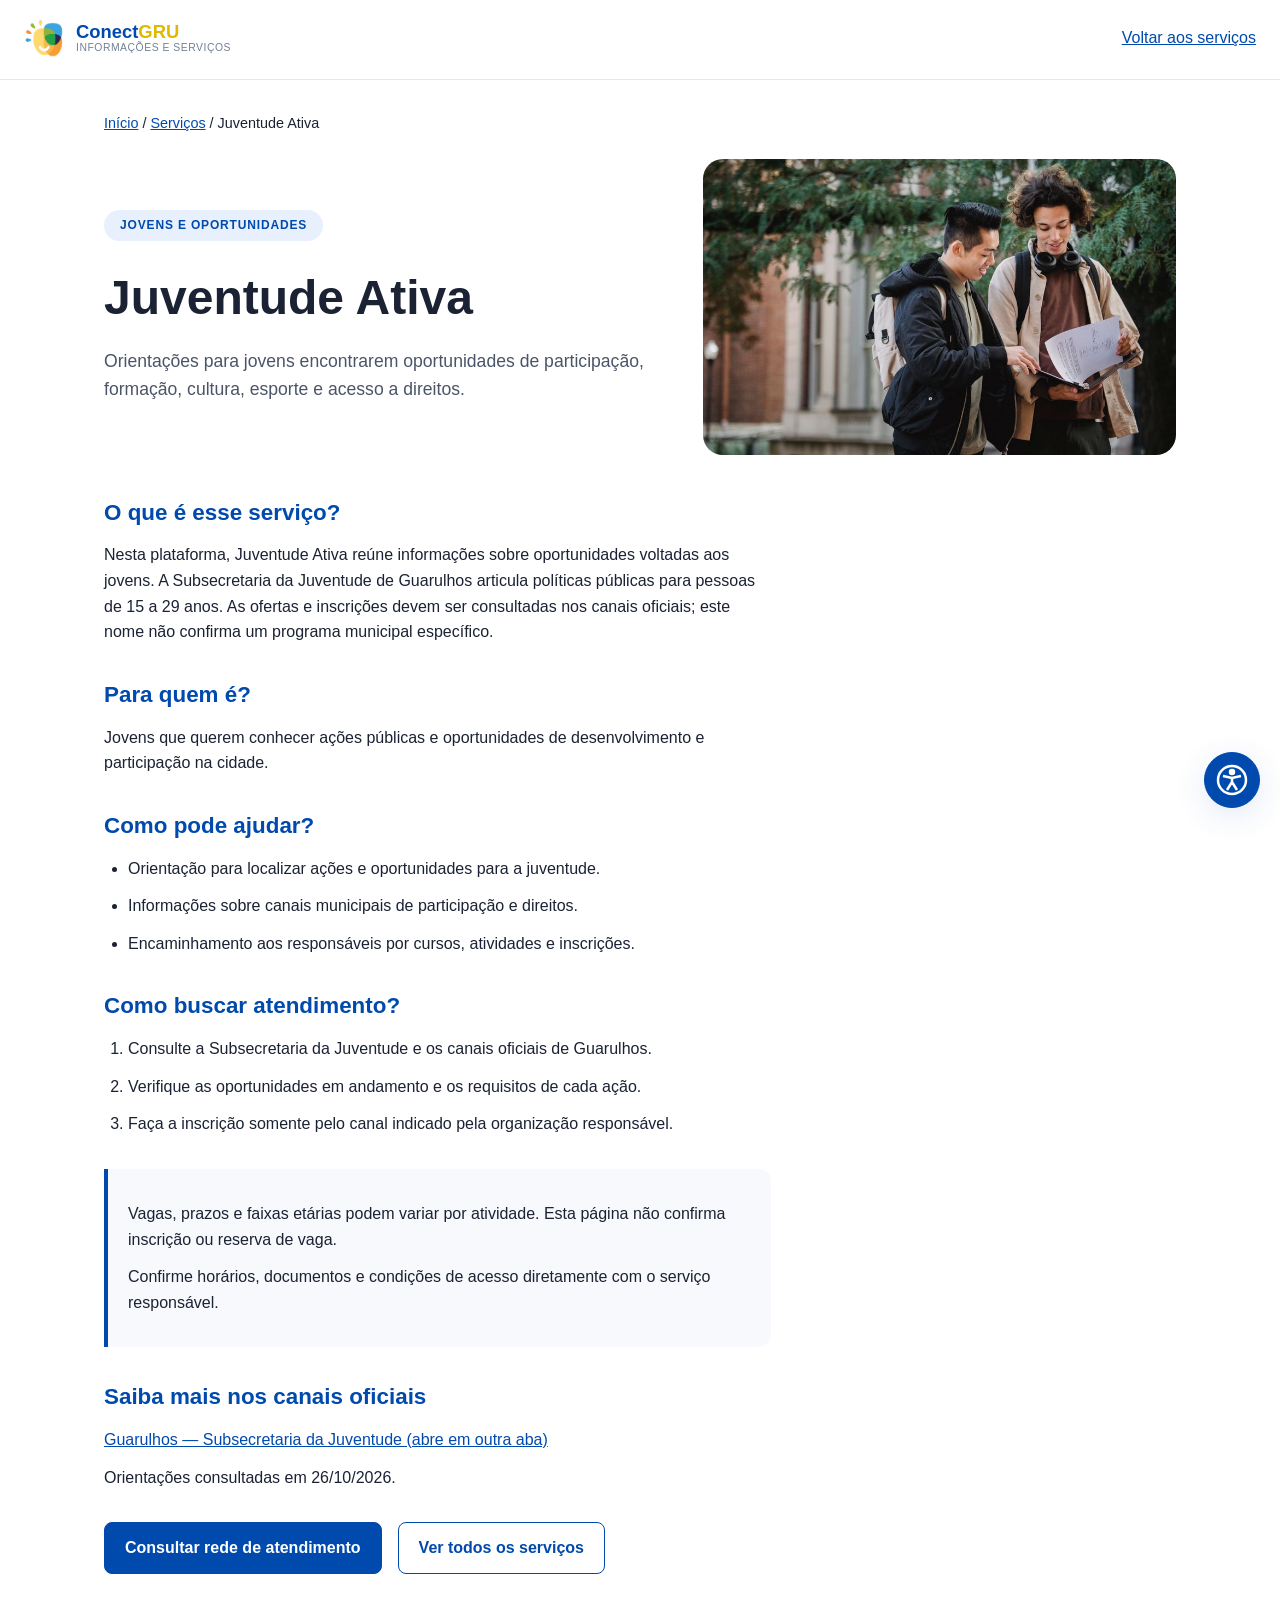
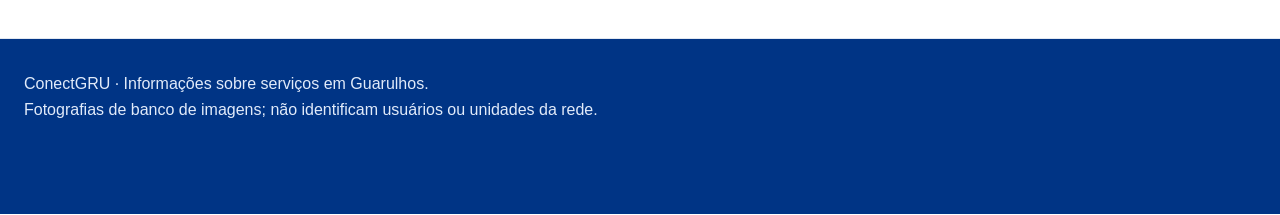
<file: servicos/juventude.html>
<!DOCTYPE html>
<html lang="pt-BR">
<head>
  <meta charset="UTF-8" />
  <meta name="viewport" content="width=device-width, initial-scale=1" />
  <title>Juventude Ativa | ConectGRU</title>
  <meta name="description" content="Orienta&#231;&#245;es para jovens encontrarem oportunidades de participa&#231;&#227;o, forma&#231;&#227;o, cultura, esporte e acesso a direitos." />
  <link rel="icon" href="../logo-guarulhos.png" />
  <link rel="stylesheet" href="../style.css" />
  <link rel="stylesheet" href="../inclusion.css" />
  <link rel="stylesheet" href="../service-pages.css" />
  <script defer src="../inclusion.js"></script>
</head>
<body>
  <a href="#main-content" class="skip-link">Ir ao conteúdo</a>
  <header class="navbar service-header">
    <div class="nav-container">
      <a class="logo" href="../index.html" aria-label="ConectGRU — página inicial"><img src="../logo-guarulhos.png" alt="" width="40" height="40" /><span class="logo-text"><span class="logo-main">Conect<strong>GRU</strong></span><span class="logo-sub">Informações e serviços</span></span></a>
      <a class="back-link" href="../index.html#programas">Voltar aos serviços</a>
    </div>
  </header>
  <main id="main-content" class="service-page" tabindex="-1">
    <nav class="service-breadcrumb" aria-label="Caminho de navegação"><a href="../index.html">Início</a> / <a href="../index.html#programas">Serviços</a> / <span aria-current="page">Juventude Ativa</span></nav>
    <div class="service-intro">
      <div><span class="section-badge">Jovens e Oportunidades</span><h1>Juventude Ativa</h1><p>Orienta&#231;&#245;es para jovens encontrarem oportunidades de participa&#231;&#227;o, forma&#231;&#227;o, cultura, esporte e acesso a direitos.</p></div>
      <img class="service-image" src="../assets/services/juventude.jpg" width="960" height="540" alt="" decoding="async" />
    </div>
    <div class="service-content">
      <section aria-labelledby="about-title"><h2 id="about-title">O que é esse serviço?</h2><p>Nesta plataforma, Juventude Ativa re&#250;ne informa&#231;&#245;es sobre oportunidades voltadas aos jovens. A Subsecretaria da Juventude de Guarulhos articula pol&#237;ticas p&#250;blicas para pessoas de 15 a 29 anos. As ofertas e inscri&#231;&#245;es devem ser consultadas nos canais oficiais; este nome n&#227;o confirma um programa municipal espec&#237;fico.</p></section>
      <section aria-labelledby="audience-title"><h2 id="audience-title">Para quem é?</h2><p>Jovens que querem conhecer a&#231;&#245;es p&#250;blicas e oportunidades de desenvolvimento e participa&#231;&#227;o na cidade.</p></section>
      <section aria-labelledby="support-title"><h2 id="support-title">Como pode ajudar?</h2><ul><li>Orienta&#231;&#227;o para localizar a&#231;&#245;es e oportunidades para a juventude.</li>
<li>Informa&#231;&#245;es sobre canais municipais de participa&#231;&#227;o e direitos.</li>
<li>Encaminhamento aos respons&#225;veis por cursos, atividades e inscri&#231;&#245;es.</li></ul></section>
      <section aria-labelledby="access-title"><h2 id="access-title">Como buscar atendimento?</h2><ol><li>Consulte a Subsecretaria da Juventude e os canais oficiais de Guarulhos.</li>
<li>Verifique as oportunidades em andamento e os requisitos de cada a&#231;&#227;o.</li>
<li>Fa&#231;a a inscri&#231;&#227;o somente pelo canal indicado pela organiza&#231;&#227;o respons&#225;vel.</li></ol></section>
      <aside class="service-notice" aria-label="Antes de solicitar atendimento"><p>Vagas, prazos e faixas et&#225;rias podem variar por atividade. Esta p&#225;gina n&#227;o confirma inscri&#231;&#227;o ou reserva de vaga.</p><p>Confirme horários, documentos e condições de acesso diretamente com o serviço responsável.</p></aside>
      <section aria-labelledby="sources-title"><h2 id="sources-title">Saiba mais nos canais oficiais</h2><p><a href="https://forumdireitoshumanos.guarulhos.sp.gov.br/content/subsecretaria-da-juventude" target="_blank" rel="noopener noreferrer">Guarulhos — Subsecretaria da Juventude (abre em outra aba)</a></p><p>Orientações consultadas em 26/10/2026.</p></section>
    </div>
    <nav class="service-links" aria-label="Próximos passos"><a href="../index.html#mapa">Consultar rede de atendimento</a><a href="../index.html#programas">Ver todos os serviços</a></nav>
  </main>
  <footer class="service-footer"><p>ConectGRU · Informações sobre serviços em Guarulhos.</p><p>Fotografias de banco de imagens; não identificam usuários ou unidades da rede.</p></footer>
</body>
</html>
</file>
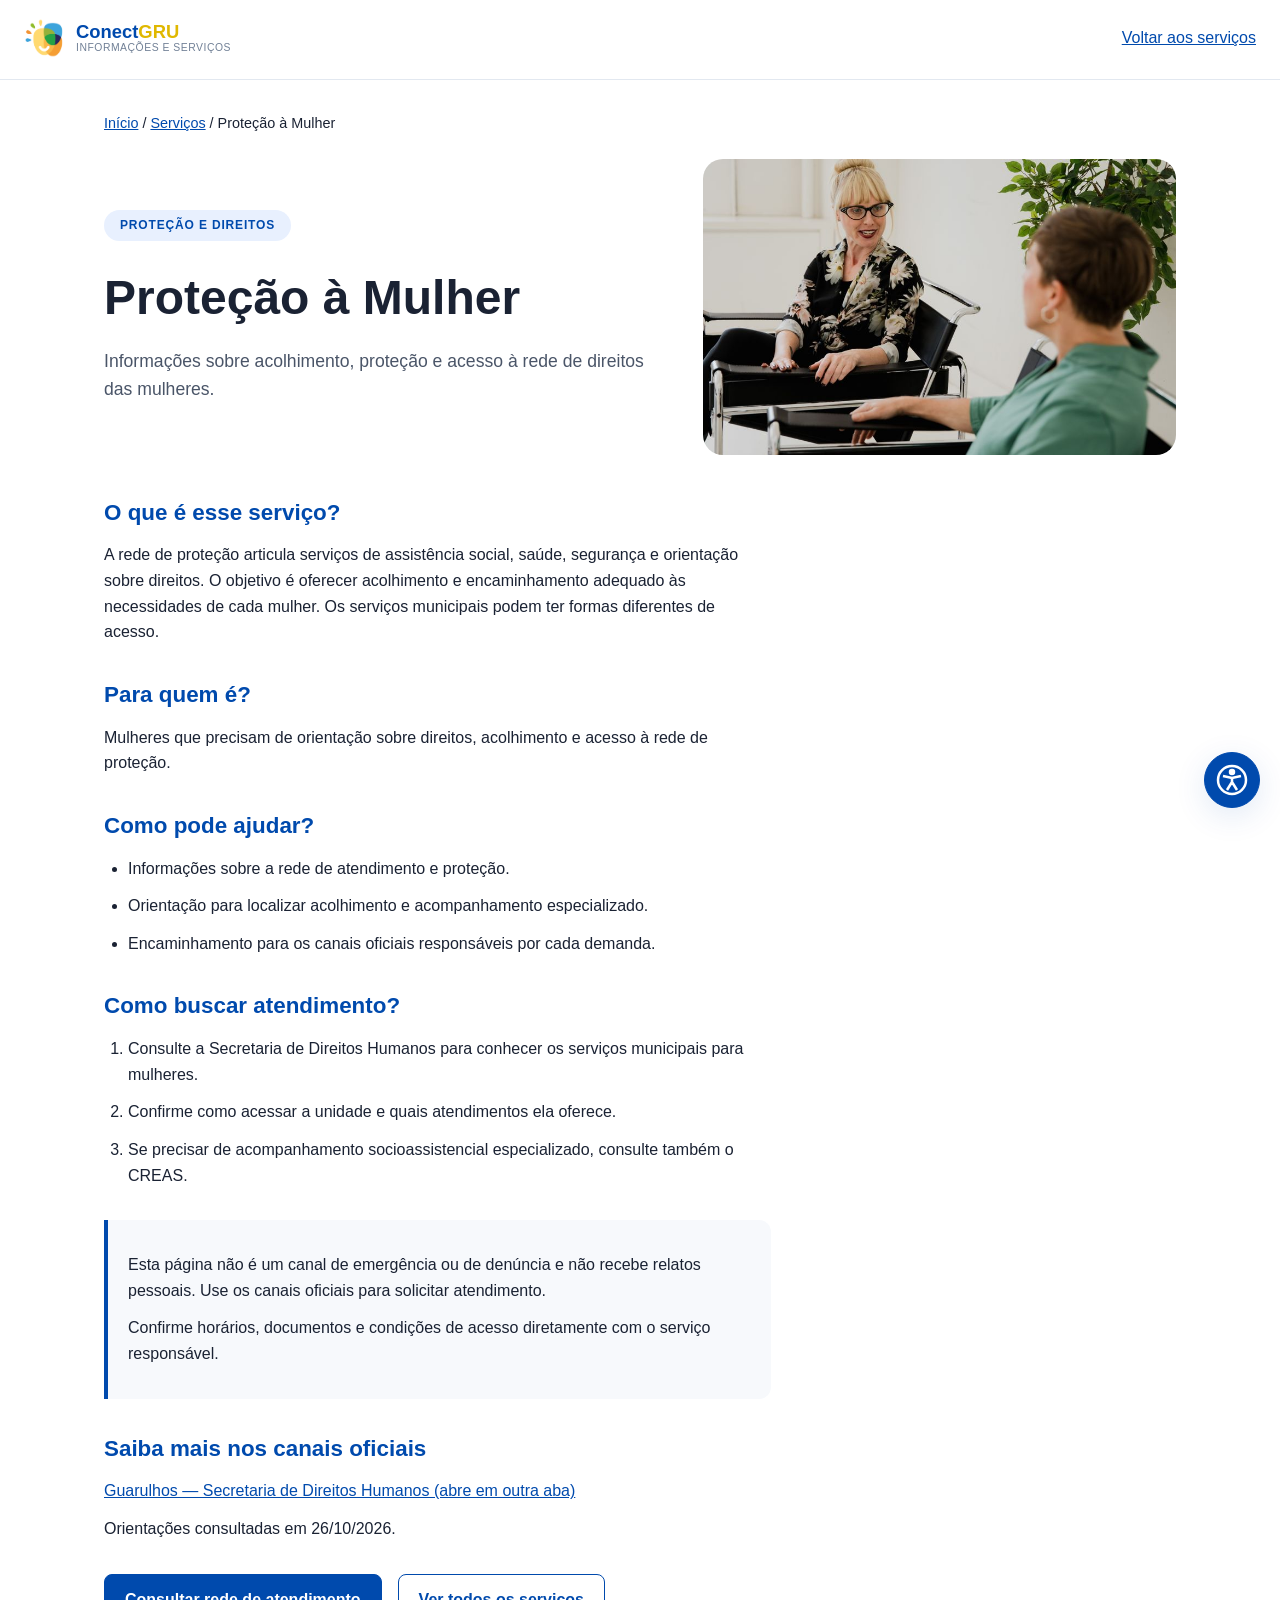
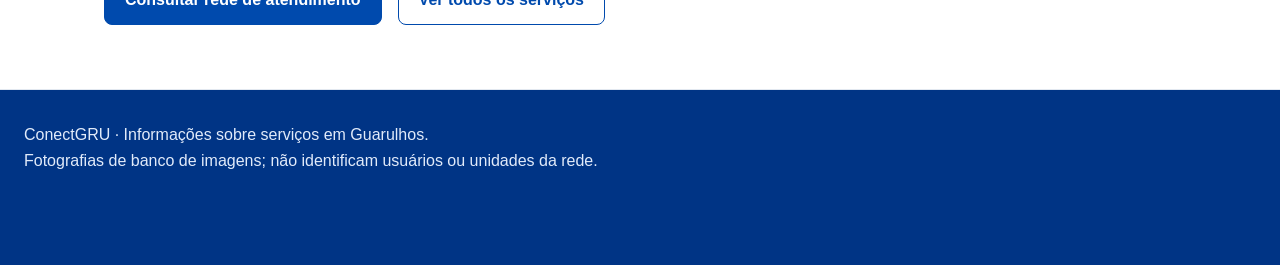
<file: servicos/mulher.html>
<!DOCTYPE html>
<html lang="pt-BR">
<head>
  <meta charset="UTF-8" />
  <meta name="viewport" content="width=device-width, initial-scale=1" />
  <title>Prote&#231;&#227;o &#224; Mulher | ConectGRU</title>
  <meta name="description" content="Informa&#231;&#245;es sobre acolhimento, prote&#231;&#227;o e acesso &#224; rede de direitos das mulheres." />
  <link rel="icon" href="../logo-guarulhos.png" />
  <link rel="stylesheet" href="../style.css" />
  <link rel="stylesheet" href="../inclusion.css" />
  <link rel="stylesheet" href="../service-pages.css" />
  <script defer src="../inclusion.js"></script>
</head>
<body>
  <a href="#main-content" class="skip-link">Ir ao conteúdo</a>
  <header class="navbar service-header">
    <div class="nav-container">
      <a class="logo" href="../index.html" aria-label="ConectGRU — página inicial"><img src="../logo-guarulhos.png" alt="" width="40" height="40" /><span class="logo-text"><span class="logo-main">Conect<strong>GRU</strong></span><span class="logo-sub">Informações e serviços</span></span></a>
      <a class="back-link" href="../index.html#programas">Voltar aos serviços</a>
    </div>
  </header>
  <main id="main-content" class="service-page" tabindex="-1">
    <nav class="service-breadcrumb" aria-label="Caminho de navegação"><a href="../index.html">Início</a> / <a href="../index.html#programas">Serviços</a> / <span aria-current="page">Prote&#231;&#227;o &#224; Mulher</span></nav>
    <div class="service-intro">
      <div><span class="section-badge">Prote&#231;&#227;o e Direitos</span><h1>Prote&#231;&#227;o &#224; Mulher</h1><p>Informa&#231;&#245;es sobre acolhimento, prote&#231;&#227;o e acesso &#224; rede de direitos das mulheres.</p></div>
      <img class="service-image" src="../assets/services/mulher.jpg" width="960" height="540" alt="" decoding="async" />
    </div>
    <div class="service-content">
      <section aria-labelledby="about-title"><h2 id="about-title">O que é esse serviço?</h2><p>A rede de prote&#231;&#227;o articula servi&#231;os de assist&#234;ncia social, sa&#250;de, seguran&#231;a e orienta&#231;&#227;o sobre direitos. O objetivo &#233; oferecer acolhimento e encaminhamento adequado &#224;s necessidades de cada mulher. Os servi&#231;os municipais podem ter formas diferentes de acesso.</p></section>
      <section aria-labelledby="audience-title"><h2 id="audience-title">Para quem é?</h2><p>Mulheres que precisam de orienta&#231;&#227;o sobre direitos, acolhimento e acesso &#224; rede de prote&#231;&#227;o.</p></section>
      <section aria-labelledby="support-title"><h2 id="support-title">Como pode ajudar?</h2><ul><li>Informa&#231;&#245;es sobre a rede de atendimento e prote&#231;&#227;o.</li>
<li>Orienta&#231;&#227;o para localizar acolhimento e acompanhamento especializado.</li>
<li>Encaminhamento para os canais oficiais respons&#225;veis por cada demanda.</li></ul></section>
      <section aria-labelledby="access-title"><h2 id="access-title">Como buscar atendimento?</h2><ol><li>Consulte a Secretaria de Direitos Humanos para conhecer os servi&#231;os municipais para mulheres.</li>
<li>Confirme como acessar a unidade e quais atendimentos ela oferece.</li>
<li>Se precisar de acompanhamento socioassistencial especializado, consulte tamb&#233;m o CREAS.</li></ol></section>
      <aside class="service-notice" aria-label="Antes de solicitar atendimento"><p>Esta p&#225;gina n&#227;o &#233; um canal de emerg&#234;ncia ou de den&#250;ncia e n&#227;o recebe relatos pessoais. Use os canais oficiais para solicitar atendimento.</p><p>Confirme horários, documentos e condições de acesso diretamente com o serviço responsável.</p></aside>
      <section aria-labelledby="sources-title"><h2 id="sources-title">Saiba mais nos canais oficiais</h2><p><a href="https://forumdireitoshumanos.guarulhos.sp.gov.br/content/secretaria-de-direitos-humanos" target="_blank" rel="noopener noreferrer">Guarulhos — Secretaria de Direitos Humanos (abre em outra aba)</a></p><p>Orientações consultadas em 26/10/2026.</p></section>
    </div>
    <nav class="service-links" aria-label="Próximos passos"><a href="../index.html#mapa">Consultar rede de atendimento</a><a href="../index.html#programas">Ver todos os serviços</a></nav>
  </main>
  <footer class="service-footer"><p>ConectGRU · Informações sobre serviços em Guarulhos.</p><p>Fotografias de banco de imagens; não identificam usuários ou unidades da rede.</p></footer>
</body>
</html>
</file>
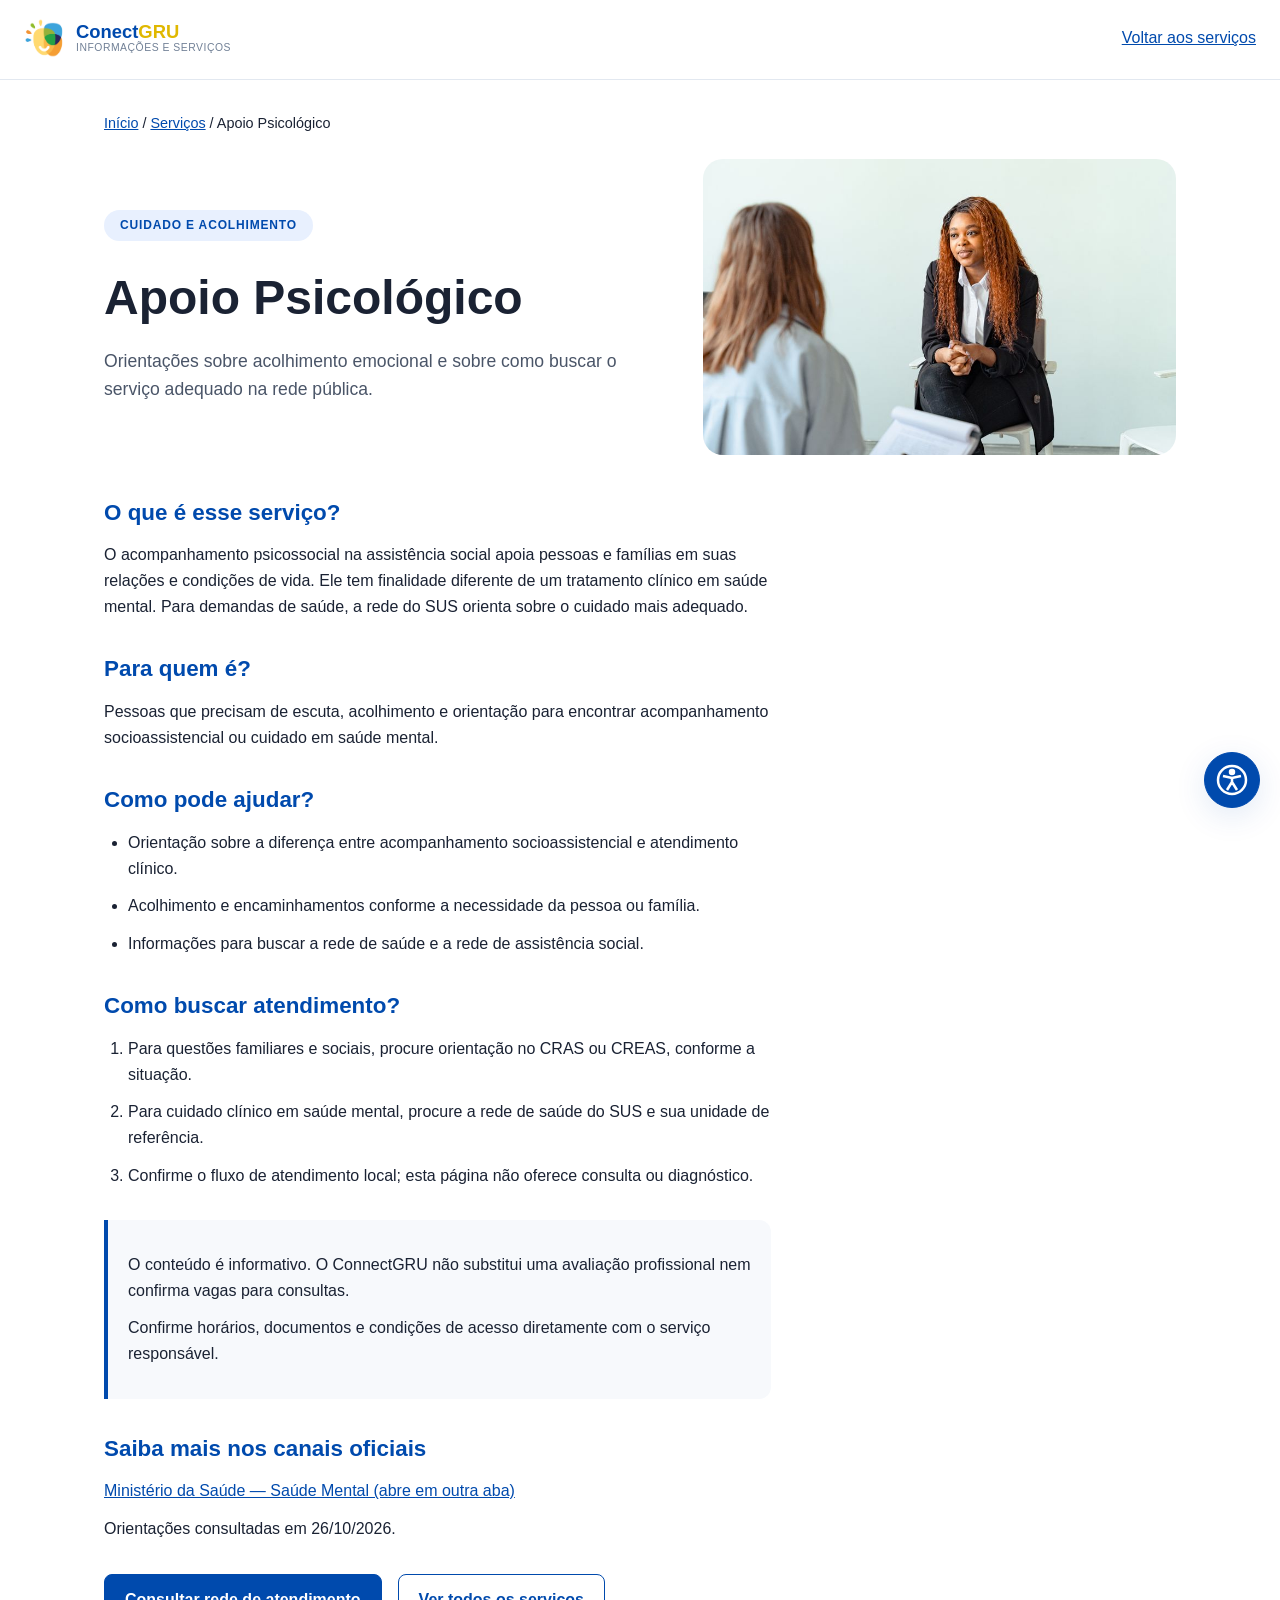
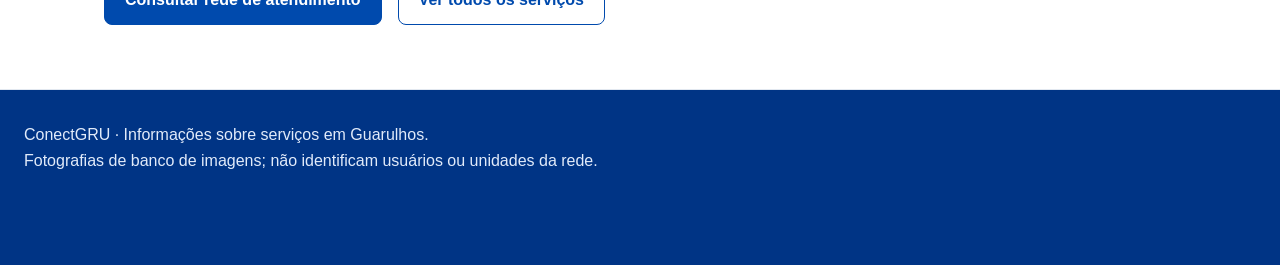
<file: servicos/psicologico.html>
<!DOCTYPE html>
<html lang="pt-BR">
<head>
  <meta charset="UTF-8" />
  <meta name="viewport" content="width=device-width, initial-scale=1" />
  <title>Apoio Psicol&#243;gico | ConectGRU</title>
  <meta name="description" content="Orienta&#231;&#245;es sobre acolhimento emocional e sobre como buscar o servi&#231;o adequado na rede p&#250;blica." />
  <link rel="icon" href="../logo-guarulhos.png" />
  <link rel="stylesheet" href="../style.css" />
  <link rel="stylesheet" href="../inclusion.css" />
  <link rel="stylesheet" href="../service-pages.css" />
  <script defer src="../inclusion.js"></script>
</head>
<body>
  <a href="#main-content" class="skip-link">Ir ao conteúdo</a>
  <header class="navbar service-header">
    <div class="nav-container">
      <a class="logo" href="../index.html" aria-label="ConectGRU — página inicial"><img src="../logo-guarulhos.png" alt="" width="40" height="40" /><span class="logo-text"><span class="logo-main">Conect<strong>GRU</strong></span><span class="logo-sub">Informações e serviços</span></span></a>
      <a class="back-link" href="../index.html#programas">Voltar aos serviços</a>
    </div>
  </header>
  <main id="main-content" class="service-page" tabindex="-1">
    <nav class="service-breadcrumb" aria-label="Caminho de navegação"><a href="../index.html">Início</a> / <a href="../index.html#programas">Serviços</a> / <span aria-current="page">Apoio Psicol&#243;gico</span></nav>
    <div class="service-intro">
      <div><span class="section-badge">Cuidado e Acolhimento</span><h1>Apoio Psicol&#243;gico</h1><p>Orienta&#231;&#245;es sobre acolhimento emocional e sobre como buscar o servi&#231;o adequado na rede p&#250;blica.</p></div>
      <img class="service-image" src="../assets/services/psicologico.jpg" width="960" height="540" alt="" decoding="async" />
    </div>
    <div class="service-content">
      <section aria-labelledby="about-title"><h2 id="about-title">O que é esse serviço?</h2><p>O acompanhamento psicossocial na assist&#234;ncia social apoia pessoas e fam&#237;lias em suas rela&#231;&#245;es e condi&#231;&#245;es de vida. Ele tem finalidade diferente de um tratamento cl&#237;nico em sa&#250;de mental. Para demandas de sa&#250;de, a rede do SUS orienta sobre o cuidado mais adequado.</p></section>
      <section aria-labelledby="audience-title"><h2 id="audience-title">Para quem é?</h2><p>Pessoas que precisam de escuta, acolhimento e orienta&#231;&#227;o para encontrar acompanhamento socioassistencial ou cuidado em sa&#250;de mental.</p></section>
      <section aria-labelledby="support-title"><h2 id="support-title">Como pode ajudar?</h2><ul><li>Orienta&#231;&#227;o sobre a diferen&#231;a entre acompanhamento socioassistencial e atendimento cl&#237;nico.</li>
<li>Acolhimento e encaminhamentos conforme a necessidade da pessoa ou fam&#237;lia.</li>
<li>Informa&#231;&#245;es para buscar a rede de sa&#250;de e a rede de assist&#234;ncia social.</li></ul></section>
      <section aria-labelledby="access-title"><h2 id="access-title">Como buscar atendimento?</h2><ol><li>Para quest&#245;es familiares e sociais, procure orienta&#231;&#227;o no CRAS ou CREAS, conforme a situa&#231;&#227;o.</li>
<li>Para cuidado cl&#237;nico em sa&#250;de mental, procure a rede de sa&#250;de do SUS e sua unidade de refer&#234;ncia.</li>
<li>Confirme o fluxo de atendimento local; esta p&#225;gina n&#227;o oferece consulta ou diagn&#243;stico.</li></ol></section>
      <aside class="service-notice" aria-label="Antes de solicitar atendimento"><p>O conte&#250;do &#233; informativo. O ConnectGRU n&#227;o substitui uma avalia&#231;&#227;o profissional nem confirma vagas para consultas.</p><p>Confirme horários, documentos e condições de acesso diretamente com o serviço responsável.</p></aside>
      <section aria-labelledby="sources-title"><h2 id="sources-title">Saiba mais nos canais oficiais</h2><p><a href="https://www.gov.br/saude/pt-br/assuntos/saude-de-a-a-z/s/saude-mental" target="_blank" rel="noopener noreferrer">Minist&#233;rio da Sa&#250;de — Sa&#250;de Mental (abre em outra aba)</a></p><p>Orientações consultadas em 26/10/2026.</p></section>
    </div>
    <nav class="service-links" aria-label="Próximos passos"><a href="../index.html#mapa">Consultar rede de atendimento</a><a href="../index.html#programas">Ver todos os serviços</a></nav>
  </main>
  <footer class="service-footer"><p>ConectGRU · Informações sobre serviços em Guarulhos.</p><p>Fotografias de banco de imagens; não identificam usuários ou unidades da rede.</p></footer>
</body>
</html>
</file>
<file: style.css>
/* ================================================
   CONECTA GRU – style.css
   SDS Guarulhos · Plataforma de Serviços Sociais
   ================================================ */

/* ---- CSS CUSTOM PROPERTIES ---- */
:root {
  --blue:        #004aad;
  --blue-dark:   #003485;
  --blue-light:  #e8f0fe;
  --blue-mid:    #1a68d4;
  --yellow:      #ffd000;
  --yellow-dark: #e0b800;
  --yellow-light:#fff8d6;

  --text:        #1a2233;
  --text-light:  #4a5568;
  --text-muted:  #718096;
  --border:      #e2e8f0;
  --bg:          #f7f9fc;
  --white:       #ffffff;

  --radius:      12px;
  --radius-lg:   20px;
  --radius-xl:   28px;

  --shadow-sm:   0 2px 8px rgba(0,74,173,.08);
  --shadow-md:   0 8px 32px rgba(0,74,173,.12);
  --shadow-lg:   0 20px 60px rgba(0,74,173,.16);

  --font-head:   'Sora', sans-serif;
  --font-body:   'DM Sans', sans-serif;

  --transition:  .25s ease;
  --nav-h:       72px;
  --access-h:    36px;

  --font-scale:  1;
}

/* ---- RESET & BASE ---- */
*, *::before, *::after { box-sizing: border-box; margin: 0; padding: 0; }

html {
  scroll-behavior: smooth;
  font-size: calc(16px * var(--font-scale));
}

body {
  font-family: var(--font-body);
  color: var(--text);
  background: var(--white);
  line-height: 1.6;
  overflow-x: hidden;
}

a { text-decoration: none; color: inherit; }
img { max-width: 100%; display: block; }
button { font-family: var(--font-body); cursor: pointer; border: none; background: none; }
input { font-family: var(--font-body); }

/* Scrollbar */
::-webkit-scrollbar { width: 6px; }
::-webkit-scrollbar-track { background: var(--bg); }
::-webkit-scrollbar-thumb { background: var(--blue); border-radius: 3px; }

/* ---- HIGH CONTRAST MODE ---- */
body.high-contrast {
  --blue:       #003380;
  --text:       #000000;
  --bg:         #ffffff;
  --border:     #000000;
  background:   #ffffff;
  filter: contrast(1.1);
}
body.high-contrast .hero { background: #003380 !important; }
body.high-contrast .program-card,
body.high-contrast .unit-card,
body.high-contrast .kpi-card,
body.high-contrast .chart-card {
  border: 2px solid #000 !important;
}

/* ===========================
   ACCESSIBILITY BAR
   =========================== */
.access-bar {
  background: var(--blue-dark);
  color: var(--white);
  height: var(--access-h);
  display: flex;
  align-items: center;
  position: sticky;
  top: 0;
  z-index: 1001;
  border-bottom: 2px solid var(--yellow-dark);
}

.access-inner {
  max-width: 1400px;
  margin: 0 auto;
  padding: 0 24px;
  display: flex;
  align-items: center;
  gap: 12px;
  flex-wrap: wrap;
}

.access-label {
  font-size: .72rem;
  font-weight: 600;
  opacity: .7;
  text-transform: uppercase;
  letter-spacing: .08em;
}

.access-btn {
  display: inline-flex;
  align-items: center;
  gap: 5px;
  padding: 4px 12px;
  border-radius: 20px;
  background: rgba(255,255,255,.1);
  color: var(--white);
  font-size: .75rem;
  font-weight: 500;
  transition: background var(--transition);
  border: 1px solid rgba(255,255,255,.2);
}
.access-btn svg { width: 14px; height: 14px; }
.access-btn:hover { background: var(--yellow); color: var(--white); }
.skip-link:focus { outline: 2px solid var(--yellow); }

/* ===========================
   NAVBAR
   =========================== */
.navbar {
  position: sticky;
  top: var(--access-h);
  z-index: 1000;
  background: rgba(255,255,255,.95);
  backdrop-filter: blur(16px);
  -webkit-backdrop-filter: blur(16px);
  border-bottom: 1px solid var(--border);
  height: var(--nav-h);
  transition: box-shadow var(--transition), background var(--transition);
}

.navbar.scrolled {
  background: rgba(255,255,255,.98);
  box-shadow: var(--shadow-md);
}

.nav-container {
  max-width: 1400px;
  margin: 0 auto;
  padding: 0 24px;
  height: 100%;
  display: flex;
  align-items: center;
  justify-content: space-between;
  gap: 32px;
}

/* Logo */
.logo {
  display: flex;
  align-items: center;
  gap: 12px;
  flex-shrink: 0;
}

.logo-icon {
  width: 40px; height: 40px;
  transition: transform var(--transition);
}
.logo:hover .logo-icon { transform: rotate(-8deg) scale(1.08); }

.logo-text { display: flex; flex-direction: column; line-height: 1.1; }
.logo-main {
  font-family: var(--font-head);
  font-size: 1.15rem;
  font-weight: 700;
  color: var(--blue);
}
.logo-main strong { color: var(--yellow-dark); }
.logo-sub {
  font-size: .65rem;
  font-weight: 500;
  color: var(--text-muted);
  letter-spacing: .05em;
  text-transform: uppercase;
}

/* Nav links */
.nav-links {
  display: flex;
  align-items: center;
  gap: 4px;
  flex: 1;
  justify-content: center;
}

.nav-link {
  padding: 8px 16px;
  border-radius: 8px;
  font-size: .88rem;
  font-weight: 500;
  color: var(--text-light);
  transition: all var(--transition);
  position: relative;
}
.nav-link::after {
  content: '';
  position: absolute;
  bottom: 4px; left: 50%;
  transform: translateX(-50%) scaleX(0);
  width: 20px; height: 2px;
  background: var(--yellow);
  border-radius: 1px;
  transition: transform var(--transition);
}
.nav-link:hover, .nav-link.active {
  color: var(--blue);
  background: var(--blue-light);
}
.nav-link:hover::after, .nav-link.active::after {
  transform: translateX(-50%) scaleX(1);
}

/* Nav actions */
.nav-actions { display: flex; align-items: center; gap: 10px; flex-shrink: 0; }

.btn-outline-nav {
  padding: 8px 20px;
  border-radius: 8px;
  font-size: .88rem;
  font-weight: 600;
  color: var(--blue);
  border: 1.5px solid var(--blue);
  background: transparent;
  transition: all var(--transition);
}
.btn-outline-nav:hover {
  background: var(--blue);
  color: var(--white);
}

.btn-primary-nav {
  display: inline-flex;
  align-items: center;
  gap: 7px;
  padding: 9px 20px;
  border-radius: 8px;
  font-size: .88rem;
  font-weight: 600;
  color: var(--blue);
  background: var(--yellow);
  transition: all var(--transition);
  box-shadow: 0 2px 8px rgba(255,208,0,.4);
}
.btn-primary-nav svg { width: 16px; height: 16px; }
.btn-primary-nav:hover {
  background: var(--yellow-dark);
  transform: translateY(-1px);
  box-shadow: 0 4px 14px rgba(255,208,0,.5);
}

/* Hamburger */
.hamburger {
  display: none;
  flex-direction: column;
  gap: 5px;
  padding: 8px;
  border-radius: 8px;
  transition: background var(--transition);
}
.hamburger span {
  display: block;
  width: 22px; height: 2px;
  background: var(--blue);
  border-radius: 1px;
  transition: all var(--transition);
}
.hamburger:hover { background: var(--blue-light); }
.hamburger.open span:nth-child(1) { transform: rotate(45deg) translate(5px, 5px); }
.hamburger.open span:nth-child(2) { opacity: 0; }
.hamburger.open span:nth-child(3) { transform: rotate(-45deg) translate(5px, -5px); }

/* Mobile menu */
.mobile-menu {
  display: none;
  position: fixed;
  top: calc(var(--access-h) + var(--nav-h));
  left: 0; right: 0;
  background: var(--white);
  border-bottom: 2px solid var(--yellow);
  padding: 16px 24px 24px;
  flex-direction: column;
  gap: 4px;
  z-index: 999;
  box-shadow: var(--shadow-md);
  animation: slideDown .2s ease;
}
.mobile-menu.open { display: flex; }

.mobile-link {
  padding: 12px 16px;
  border-radius: 8px;
  font-weight: 500;
  color: var(--text);
  transition: all var(--transition);
  font-size: .95rem;
}
.mobile-link:hover { background: var(--blue-light); color: var(--blue); }

.full-width { width: 100%; justify-content: center; margin-top: 8px; }

@keyframes slideDown {
  from { opacity: 0; transform: translateY(-10px); }
  to   { opacity: 1; transform: translateY(0); }
}

/* ===========================
   HERO
   =========================== */
.hero {
  position: relative;
  background: linear-gradient(135deg, #001f4d 0%, var(--blue) 40%, #1a68d4 70%, #0d3f8a 100%);
  min-height: 92vh;
  display: flex;
  align-items: center;
  overflow: hidden;
  padding: 80px 0 60px;
}

/* Background animated shapes */
.hero-bg-shapes { position: absolute; inset: 0; overflow: hidden; pointer-events: none; }
.shape {
  position: absolute;
  border-radius: 50%;
  opacity: .06;
}
.shape-1 {
  width: 600px; height: 600px;
  background: var(--yellow);
  top: -200px; right: -100px;
  animation: float 8s ease-in-out infinite;
}
.shape-2 {
  width: 400px; height: 400px;
  background: var(--white);
  bottom: -150px; left: -80px;
  animation: float 10s ease-in-out infinite reverse;
}
.shape-3 {
  width: 200px; height: 200px;
  background: var(--yellow);
  top: 30%; left: 45%;
  opacity: .04;
  animation: float 6s ease-in-out infinite 2s;
}
.shape-4 {
  width: 120px; height: 120px;
  background: var(--white);
  top: 15%; right: 35%;
  opacity: .05;
  animation: float 7s ease-in-out infinite 1s;
}

@keyframes float {
  0%, 100% { transform: translateY(0) rotate(0deg); }
  50% { transform: translateY(-30px) rotate(10deg); }
}

.hero-grid {
  max-width: 1400px;
  margin: 0 auto;
  padding: 0 24px;
  display: grid;
  grid-template-columns: 1fr 1fr;
  gap: 60px;
  align-items: center;
  width: 100%;
  position: relative;
  z-index: 1;
}

.hero-badge {
  display: inline-flex;
  align-items: center;
  gap: 8px;
  padding: 7px 16px;
  background: rgba(255,208,0,.15);
  border: 1px solid rgba(255,208,0,.4);
  border-radius: 100px;
  color: var(--yellow);
  font-size: .78rem;
  font-weight: 600;
  letter-spacing: .04em;
  text-transform: uppercase;
  margin-bottom: 24px;
}
.hero-badge svg { width: 8px; height: 8px; fill: var(--yellow); animation: pulse 2s infinite; }

@keyframes pulse {
  0%, 100% { opacity: 1; }
  50% { opacity: .4; }
}

.hero-title {
  font-family: var(--font-head);
  font-size: clamp(2.2rem, 5vw, 3.8rem);
  font-weight: 800;
  color: var(--white);
  line-height: 1.1;
  margin-bottom: 24px;
  letter-spacing: -.02em;
}

.hero-highlight {
  color: var(--yellow);
  position: relative;
}
.hero-highlight::after {
  content: '';
  position: absolute;
  bottom: 2px; left: 0; right: 0;
  height: 4px;
  background: var(--yellow);
  border-radius: 2px;
  opacity: .5;
}

.hero-subtitle {
  font-size: 1.05rem;
  color: rgba(255,255,255,.8);
  line-height: 1.7;
  margin-bottom: 36px;
  max-width: 520px;
}

.hero-actions {
  display: flex;
  gap: 14px;
  flex-wrap: wrap;
  margin-bottom: 44px;
}

.btn-hero-primary {
  display: inline-flex;
  align-items: center;
  gap: 8px;
  padding: 14px 28px;
  background: var(--yellow);
  color: var(--blue-dark);
  font-weight: 700;
  font-size: .95rem;
  border-radius: var(--radius);
  transition: all var(--transition);
  box-shadow: 0 4px 20px rgba(255,208,0,.5);
  letter-spacing: .01em;
}
.btn-hero-primary svg { width: 18px; height: 18px; }
.btn-hero-primary:hover {
  background: var(--yellow-dark);
  transform: translateY(-2px);
  box-shadow: 0 8px 28px rgba(255,208,0,.6);
}

.btn-hero-secondary {
  display: inline-flex;
  align-items: center;
  gap: 8px;
  padding: 14px 28px;
  background: rgba(255,255,255,.12);
  color: var(--white);
  font-weight: 600;
  font-size: .95rem;
  border-radius: var(--radius);
  border: 1.5px solid rgba(255,255,255,.3);
  transition: all var(--transition);
  backdrop-filter: blur(8px);
}
.btn-hero-secondary svg { width: 18px; height: 18px; }
.btn-hero-secondary:hover {
  background: rgba(255,255,255,.2);
  border-color: rgba(255,255,255,.5);
  transform: translateY(-2px);
}

.hero-stats {
  display: flex;
  align-items: center;
  gap: 24px;
  flex-wrap: wrap;
}

.hero-stat {
  display: flex;
  flex-direction: column;
}
.hero-stat strong {
  font-family: var(--font-head);
  font-size: 1.5rem;
  font-weight: 800;
  color: var(--yellow);
}
.hero-stat span {
  font-size: .75rem;
  color: rgba(255,255,255,.6);
  font-weight: 500;
}

.hero-stat-divider {
  width: 1px; height: 36px;
  background: rgba(255,255,255,.2);
}

/* Hero visual card stack */
.hero-visual {
  display: flex;
  justify-content: center;
  align-items: center;
}

.hero-card-stack {
  position: relative;
  width: 360px; height: 420px;
}

.hero-card {
  position: absolute;
  background: rgba(255,255,255,.12);
  backdrop-filter: blur(12px);
  border: 1px solid rgba(255,255,255,.2);
  border-radius: var(--radius-lg);
  padding: 20px;
  color: var(--white);
  display: flex;
  align-items: center;
  gap: 14px;
  width: 280px;
  transition: transform var(--transition);
}

.hc-back  { top: 10px; left: 30px; transform: rotate(-6deg); opacity: .7; z-index: 1; }
.hc-mid   { top: 60px; left: 55px; transform: rotate(-2deg); opacity: .85; z-index: 2; }
.hc-front {
  top: 100px; left: 0; right: 0;
  flex-direction: column;
  width: 100%;
  z-index: 3;
  background: rgba(255,255,255,.18);
  padding: 24px;
  align-items: flex-start;
  gap: 0;
  transform: rotate(0deg);
}

.hc-icon { font-size: 1.8rem; }
.hc-info { display: flex; flex-direction: column; gap: 2px; }
.hc-info strong { font-family: var(--font-head); font-size: .9rem; font-weight: 600; }
.hc-info span { font-size: .75rem; opacity: .7; }
.hc-status { font-size: .7rem; font-weight: 600; margin-left: auto; }
.hc-status.online { color: #69f0ae; }

.hc-avatar {
  width: 56px; height: 56px;
  border-radius: 50%;
  overflow: hidden;
  margin-bottom: 16px;
}
.hc-avatar svg { width: 100%; height: 100%; }

.hc-chat { display: flex; flex-direction: column; gap: 8px; width: 100%; }
.hc-bubble {
  padding: 10px 14px;
  background: rgba(255,255,255,.15);
  border-radius: 12px 12px 12px 0;
  font-size: .8rem;
  line-height: 1.4;
  max-width: 90%;
}
.hc-bubble.alt {
  background: var(--yellow);
  color: var(--blue-dark);
  border-radius: 12px 12px 0 12px;
  align-self: flex-end;
  margin-left: auto;
}

.hero-scroll-hint {
  position: absolute;
  bottom: 28px;
  left: 50%;
  transform: translateX(-50%);
  display: flex;
  flex-direction: column;
  align-items: center;
  gap: 6px;
  color: rgba(255,255,255,.5);
  font-size: .72rem;
  font-weight: 500;
  z-index: 2;
  animation: bounce 2s ease-in-out infinite;
}
.hero-scroll-hint svg { width: 18px; height: 18px; }

@keyframes bounce {
  0%, 100% { transform: translateX(-50%) translateY(0); }
  50% { transform: translateX(-50%) translateY(6px); }
}

/* ===========================
   IMPACT BAR
   =========================== */
.impact-bar {
  background: var(--blue-dark);
  padding: 0;
  border-bottom: 3px solid var(--yellow);
}

.impact-inner {
  max-width: 1400px;
  margin: 0 auto;
  padding: 24px 24px;
  display: flex;
  align-items: center;
  justify-content: center;
  gap: 0;
  flex-wrap: wrap;
}

.impact-item {
  display: flex;
  flex-direction: column;
  align-items: center;
  padding: 8px 40px;
}

.impact-number {
  font-family: var(--font-head);
  font-size: 2rem;
  font-weight: 800;
  color: var(--yellow);
  line-height: 1;
}

.impact-item > span {
  font-size: .78rem;
  color: rgba(255,255,255,.7);
  font-weight: 500;
  margin-top: 4px;
  text-align: center;
}

.impact-divider {
  width: 1px;
  height: 48px;
  background: rgba(255,255,255,.15);
  flex-shrink: 0;
}

/* ===========================
   SECTION COMMON
   =========================== */
.section-container {
  max-width: 1400px;
  margin: 0 auto;
  padding: 80px 24px;
}

.section-header {
  text-align: center;
  margin-bottom: 56px;
}

.section-badge {
  display: inline-block;
  padding: 6px 16px;
  background: var(--blue-light);
  color: var(--blue);
  border-radius: 100px;
  font-size: .75rem;
  font-weight: 700;
  letter-spacing: .07em;
  text-transform: uppercase;
  margin-bottom: 16px;
}
.section-badge.light {
  background: rgba(255,208,0,.2);
  color: var(--yellow);
}

.section-title {
  font-family: var(--font-head);
  font-size: clamp(1.8rem, 3.5vw, 2.6rem);
  font-weight: 800;
  color: var(--text);
  margin-bottom: 16px;
  letter-spacing: -.02em;
  line-height: 1.2;
}
.section-title.light { color: var(--white); }

.section-sub {
  font-size: 1.05rem;
  color: var(--text-light);
  max-width: 620px;
  margin: 0 auto;
  line-height: 1.7;
}
.section-sub.light { color: rgba(255,255,255,.7); }

/* ===========================
   PROGRAMS
   =========================== */
.programs-section {
  background: var(--bg);
}

.programs-grid {
  display: grid;
  grid-template-columns: repeat(auto-fill, minmax(300px, 1fr));
  gap: 24px;
}

.program-card {
  background: var(--white);
  border-radius: var(--radius-lg);
  overflow: hidden;
  box-shadow: var(--shadow-sm);
  border: 1px solid var(--border);
  transition: all .3s cubic-bezier(.25,.8,.25,1);
  display: flex;
  flex-direction: column;
}
.program-card:hover {
  transform: translateY(-6px);
  box-shadow: var(--shadow-lg);
  border-color: var(--blue);
}

.program-thumb { position: relative; overflow: hidden; }
.program-photo {
  display: block;
  width: 100%;
  height: 184px;
  object-fit: cover;
  transition: transform .4s ease;
}
.program-card:hover .program-photo { transform: scale(1.04); }
.program-photo-note { margin-top: 20px; color: var(--text-light); font-size: .85rem; }
.program-thumb-bg {
  height: 140px;
  background: linear-gradient(135deg, var(--c1), var(--c2));
  display: flex;
  align-items: center;
  justify-content: center;
  transition: transform .4s ease;
}
.program-thumb-bg svg { width: 80px; height: 80px; }
.program-card:hover .program-thumb-bg { transform: scale(1.04); }

.program-body {
  padding: 22px;
  display: flex;
  flex-direction: column;
  gap: 10px;
  flex: 1;
}

.program-tag {
  font-size: .7rem;
  font-weight: 700;
  color: var(--blue);
  text-transform: uppercase;
  letter-spacing: .07em;
}

.program-name {
  font-family: var(--font-head);
  font-size: 1.15rem;
  font-weight: 700;
  color: var(--text);
  line-height: 1.2;
}

.program-desc {
  font-size: .88rem;
  color: var(--text-light);
  line-height: 1.6;
  flex: 1;
}

.program-meta {
  display: flex;
  align-items: center;
  justify-content: space-between;
  font-size: .75rem;
}

.program-status {
  font-weight: 600;
  display: flex;
  align-items: center;
  gap: 4px;
}
.program-status.available { color: #2e7d32; }
.program-status.urgent { color: #c62828; }

.program-units { color: var(--text-muted); font-weight: 500; }

.btn-program {
  width: 100%;
  padding: 11px;
  background: var(--blue);
  color: var(--white);
  font-weight: 600;
  font-size: .88rem;
  border-radius: 9px;
  transition: all var(--transition);
  margin-top: 6px;
  letter-spacing: .01em;
}
.btn-program:hover {
  background: var(--blue-mid);
  transform: translateY(-1px);
  box-shadow: 0 4px 14px rgba(0,74,173,.3);
}

/* ===========================
   AI SECTION
   =========================== */
.ai-section {
  background: linear-gradient(135deg, #001f4d 0%, var(--blue) 60%, #1a68d4 100%);
  position: relative;
  overflow: hidden;
}
.ai-section::before {
  content: '';
  position: absolute;
  inset: 0;
  background: url("data:image/svg+xml,%3Csvg width='60' height='60' viewBox='0 0 60 60' xmlns='http://www.w3.org/2000/svg'%3E%3Cg fill='none' fill-rule='evenodd'%3E%3Cg fill='%23ffffff' fill-opacity='0.03'%3E%3Cpath d='M36 34v-4h-2v4h-4v2h4v4h2v-4h4v-2h-4zm0-30V0h-2v4h-4v2h4v4h2V6h4V4h-4zM6 34v-4H4v4H0v2h4v4h2v-4h4v-2H6zM6 4V0H4v4H0v2h4v4h2V6h4V4H6z'/%3E%3C/g%3E%3C/g%3E%3C/svg%3E");
  pointer-events: none;
}

.ai-layout {
  display: grid;
  grid-template-columns: 1fr 1fr;
  gap: 64px;
  align-items: center;
  position: relative;
  z-index: 1;
}

.ai-features {
  display: flex;
  flex-direction: column;
  gap: 20px;
  margin-top: 32px;
}

.ai-feature {
  display: flex;
  align-items: flex-start;
  gap: 16px;
}

.ai-feat-icon {
  font-size: 1.6rem;
  flex-shrink: 0;
  width: 44px; height: 44px;
  background: rgba(255,208,0,.15);
  border-radius: 10px;
  display: flex;
  align-items: center;
  justify-content: center;
}

.ai-feature strong {
  display: block;
  color: var(--white);
  font-family: var(--font-head);
  font-size: .95rem;
  font-weight: 600;
  margin-bottom: 2px;
}
.ai-feature p { color: rgba(255,255,255,.6); font-size: .83rem; }

/* Chatbot */
.chatbot-wrapper {
  background: var(--white);
  border-radius: var(--radius-xl);
  overflow: hidden;
  box-shadow: var(--shadow-lg);
  display: flex;
  flex-direction: column;
  height: 520px;
}

.chatbot-header {
  padding: 18px 20px;
  background: var(--blue);
  display: flex;
  align-items: center;
  gap: 12px;
}

.chatbot-avatar {
  width: 44px; height: 44px;
  flex-shrink: 0;
}
.chatbot-avatar svg { width: 100%; height: 100%; }

.chatbot-header-info strong {
  display: block;
  color: var(--white);
  font-family: var(--font-head);
  font-size: .9rem;
  font-weight: 600;
}
.chatbot-online {
  font-size: .72rem;
  color: #69f0ae;
  font-weight: 500;
}

.chatbot-messages {
  flex: 1;
  overflow-y: auto;
  padding: 20px;
  display: flex;
  flex-direction: column;
  gap: 12px;
  background: #f7f9fc;
}

.chat-msg { display: flex; flex-direction: column; gap: 4px; }
.chat-msg.user { align-items: flex-end; }
.chat-msg.bot  { align-items: flex-start; }

.chat-bubble {
  max-width: 80%;
  padding: 12px 16px;
  border-radius: 16px;
  font-size: .85rem;
  line-height: 1.5;
}
.chat-msg.bot  .chat-bubble {
  background: var(--white);
  color: var(--text);
  border-radius: 4px 16px 16px 16px;
  box-shadow: 0 2px 6px rgba(0,0,0,.06);
}
.chat-msg.user .chat-bubble {
  background: var(--blue);
  color: var(--white);
  border-radius: 16px 4px 16px 16px;
}

.chat-time {
  font-size: .65rem;
  color: var(--text-muted);
  padding: 0 4px;
}

.chat-typing {
  display: flex;
  gap: 4px;
  padding: 12px 16px;
  background: var(--white);
  border-radius: 4px 16px 16px 16px;
  width: fit-content;
  box-shadow: 0 2px 6px rgba(0,0,0,.06);
}
.chat-typing span {
  width: 7px; height: 7px;
  background: var(--text-muted);
  border-radius: 50%;
  animation: typing 1.4s ease-in-out infinite;
}
.chat-typing span:nth-child(2) { animation-delay: .2s; }
.chat-typing span:nth-child(3) { animation-delay: .4s; }

@keyframes typing {
  0%, 80%, 100% { transform: scale(1); opacity: .5; }
  40% { transform: scale(1.3); opacity: 1; }
}

.chat-suggestions {
  display: flex;
  flex-wrap: wrap;
  gap: 8px;
  padding: 4px 0;
}

.chat-suggestion {
  padding: 7px 14px;
  background: var(--white);
  border: 1.5px solid var(--blue);
  border-radius: 20px;
  font-size: .78rem;
  font-weight: 600;
  color: var(--blue);
  transition: all var(--transition);
}
.chat-suggestion:hover {
  background: var(--blue);
  color: var(--white);
}

.chatbot-input-area {
  display: flex;
  gap: 10px;
  padding: 16px;
  background: var(--white);
  border-top: 1px solid var(--border);
}

.chatbot-input {
  flex: 1;
  padding: 11px 16px;
  border: 1.5px solid var(--border);
  border-radius: 10px;
  font-size: .88rem;
  color: var(--text);
  background: var(--bg);
  transition: border-color var(--transition);
  outline: none;
}
.chatbot-input:focus { border-color: var(--blue); background: var(--white); }

.chatbot-send {
  width: 44px; height: 44px;
  background: var(--blue);
  color: var(--white);
  border-radius: 10px;
  display: flex;
  align-items: center;
  justify-content: center;
  flex-shrink: 0;
  transition: all var(--transition);
}
.chatbot-send svg { width: 18px; height: 18px; }
.chatbot-send:hover { background: var(--blue-mid); transform: scale(1.05); }

/* ===========================
   MAP SECTION
   =========================== */
.map-section { background: var(--white); }
#mapa-guarulhos {
  width: 100%;
  height: 440px;
  min-height: 320px;
  z-index: 1;
  background: #e8edf2;
}
.map-help, .map-status, .map-external { margin-bottom: 12px; }
.map-actions { display: flex; flex-wrap: wrap; gap: 12px; margin-bottom: 16px; }
#mapEmbed { display: block; width: 100%; height: 440px; border: 0; background: #e8edf2; }
a.btn-program { display: block; text-align: center; }
.map-status { color: var(--text-light); }
.map-external a { color: var(--blue); text-decoration: underline; }
.map-layout > * { min-width: 0; }
.map-placeholder .leaflet-control-attribution { max-width: 100%; font-size: 11px; }
.map-placeholder .leaflet-control-zoom a { width: 44px; height: 44px; line-height: 44px; }
.map-placeholder .leaflet-control-attribution a { color: #003485; }

.map-layout {
  display: grid;
  grid-template-columns: 1.1fr 1fr;
  gap: 36px;
  align-items: start;
}

.map-placeholder {
  border-radius: var(--radius-lg);
  overflow: hidden;
  position: relative;
  border: 1.5px solid var(--border);
  box-shadow: var(--shadow-sm);
}

.map-bg { display: block; }
.map-svg { width: 100%; display: block; }

.map-legend {
  position: absolute;
  top: 12px; right: 12px; bottom: auto; left: auto;
  background: rgba(255,255,255,.95);
  backdrop-filter: blur(8px);
  border-radius: 10px;
  padding: 10px 14px;
  display: flex;
  gap: 14px;
  font-size: .75rem;
  font-weight: 600;
  box-shadow: var(--shadow-sm);
  border: 1px solid var(--border);
}
.map-legend { flex-wrap: wrap; max-width: calc(100% - 84px); pointer-events: none; }

.map-legend-item { display: flex; align-items: center; gap: 6px; color: #1a2233; }
.legend-dot { width: 10px; height: 10px; border-radius: 50%; display: inline-block; }
.legend-dot.blue  { background: var(--blue); }
.legend-dot.red   { background: #e53935; }
.legend-dot.green { background: #2e7d32; }

/* Unit cards */
.units-list { display: flex; flex-direction: column; gap: 14px; }

.unit-card {
  background: var(--white);
  border: 1.5px solid var(--border);
  border-radius: var(--radius);
  padding: 18px 20px;
  display: flex;
  align-items: center;
  gap: 16px;
  transition: all var(--transition);
  box-shadow: var(--shadow-sm);
}
.unit-card:hover {
  border-color: var(--blue);
  box-shadow: var(--shadow-md);
  transform: translateX(4px);
}
.unit-card:focus-within {
  outline: 2px solid var(--blue);
}

.unit-icon {
  width: 44px; height: 44px;
  border-radius: 10px;
  display: flex;
  align-items: center;
  justify-content: center;
  flex-shrink: 0;
}
.unit-icon svg { width: 22px; height: 22px; }
.unit-icon.blue  { background: var(--blue-light); color: var(--blue); }
.unit-icon.red   { background: #fce4ec; color: #c62828; }
.unit-icon.green { background: #e8f5e9; color: #2e7d32; }

.unit-info { flex: 1; min-width: 0; }
.unit-info h3 {
  font-family: var(--font-head);
  font-size: .92rem;
  font-weight: 700;
  color: var(--text);
  margin-bottom: 3px;
}
.unit-info p { font-size: .8rem; color: var(--text-light); }

.unit-meta {
  display: flex;
  align-items: center;
  gap: 10px;
  margin-top: 4px;
}

.unit-hours { font-size: .72rem; color: var(--text-muted); }
.unit-status { font-size: .7rem; font-weight: 700; padding: 2px 8px; border-radius: 100px; }
.unit-status.open { background: #e8f5e9; color: #2e7d32; }

.btn-unit {
  padding: 8px 16px;
  background: var(--blue-light);
  color: var(--blue);
  font-size: .78rem;
  font-weight: 600;
  border-radius: 8px;
  transition: all var(--transition);
  flex-shrink: 0;
  white-space: nowrap;
}
.btn-unit:hover { background: var(--blue); color: var(--white); }

/* ===========================
   DASHBOARD
   =========================== */
.dashboard-section {
  background: var(--bg);
}

.dash-top {
  display: grid;
  grid-template-columns: repeat(4, 1fr);
  gap: 20px;
  margin-bottom: 28px;
}

.kpi-card {
  background: var(--white);
  border-radius: var(--radius-lg);
  padding: 22px;
  display: flex;
  align-items: center;
  gap: 16px;
  box-shadow: var(--shadow-sm);
  border: 1px solid var(--border);
  transition: all var(--transition);
}
.kpi-card:hover {
  transform: translateY(-3px);
  box-shadow: var(--shadow-md);
}

.kpi-icon {
  width: 48px; height: 48px;
  border-radius: 12px;
  background: color-mix(in srgb, var(--kc) 10%, white);
  color: var(--kc);
  display: flex;
  align-items: center;
  justify-content: center;
  flex-shrink: 0;
}
.kpi-icon svg { width: 22px; height: 22px; }

.kpi-data { flex: 1; }
.kpi-value {
  display: block;
  font-family: var(--font-head);
  font-size: 1.4rem;
  font-weight: 800;
  color: var(--text);
  line-height: 1;
}
.kpi-label { font-size: .75rem; color: var(--text-muted); margin-top: 3px; }

.kpi-trend {
  font-size: .72rem;
  font-weight: 700;
  padding: 4px 8px;
  border-radius: 6px;
  flex-shrink: 0;
}
.kpi-trend.up { background: #e8f5e9; color: #2e7d32; }
.kpi-trend.down { background: #fce4ec; color: #c62828; }

/* Charts */
.dash-charts {
  display: grid;
  grid-template-columns: 1fr 1fr;
  gap: 20px;
}

.chart-card {
  background: var(--white);
  border-radius: var(--radius-lg);
  padding: 24px;
  box-shadow: var(--shadow-sm);
  border: 1px solid var(--border);
}
.chart-card.full-width { grid-column: 1 / -1; }

.chart-card h3 {
  font-family: var(--font-head);
  font-size: .95rem;
  font-weight: 700;
  color: var(--text);
  margin-bottom: 20px;
}

/* Bar chart */
.bar-chart { display: flex; flex-direction: column; gap: 14px; }

.bar-row {
  display: flex;
  align-items: center;
  gap: 12px;
}
.bar-label {
  font-size: .78rem;
  font-weight: 600;
  color: var(--text-light);
  width: 80px;
  flex-shrink: 0;
  text-align: right;
}
.bar-track {
  flex: 1;
  height: 10px;
  background: var(--border);
  border-radius: 5px;
  overflow: hidden;
}
.bar-fill {
  height: 100%;
  width: 0;
  border-radius: 5px;
  background: var(--c);
  transition: width 1.2s cubic-bezier(.25,.8,.25,1);
}
.bar-fill.animate { width: var(--w); }
.bar-pct { font-size: .75rem; font-weight: 700; color: var(--text-light); width: 36px; flex-shrink: 0; }

/* Donut */
.donut-chart-wrapper {
  display: flex;
  align-items: center;
  gap: 24px;
}
.donut-chart {
  width: 180px; height: 180px;
  flex-shrink: 0;
}
.donut-seg { transform-origin: center; transform: rotate(-90deg); }

.donut-legend { display: flex; flex-direction: column; gap: 10px; }
.legend-row {
  display: flex;
  align-items: center;
  gap: 8px;
  font-size: .8rem;
  color: var(--text-light);
}
.leg-dot { width: 10px; height: 10px; border-radius: 3px; flex-shrink: 0; }
.legend-row strong { margin-left: auto; font-weight: 700; color: var(--text); }

/* Line chart */
.line-chart-wrapper { overflow: hidden; border-radius: 8px; }
.line-chart { width: 100%; height: 160px; display: block; }

/* ===========================
   IMPACT SECTION
   =========================== */
.impact-section {
  background: var(--white);
  padding: 0;
}

.impact-section .section-container { padding: 80px 24px; }

.impact-grid {
  display: grid;
  grid-template-columns: 1fr 1fr;
  gap: 64px;
  align-items: center;
}

.impact-text p {
  font-size: 1rem;
  color: var(--text-light);
  line-height: 1.7;
  margin-bottom: 28px;
}

.impact-cards {
  display: grid;
  grid-template-columns: 1fr 1fr;
  gap: 16px;
}

.impact-card {
  background: var(--bg);
  border: 1.5px solid var(--border);
  border-radius: var(--radius-lg);
  padding: 24px 20px;
  display: flex;
  flex-direction: column;
  align-items: center;
  text-align: center;
  gap: 8px;
  transition: all var(--transition);
}
.impact-card:hover { transform: translateY(-4px); box-shadow: var(--shadow-md); }
.impact-card.accent {
  background: var(--blue);
  border-color: var(--blue);
}
.impact-card.accent .ic-number { color: var(--yellow); }
.impact-card.accent span { color: rgba(255,255,255,.8); }

.ic-icon { font-size: 2rem; }
.ic-number {
  font-family: var(--font-head);
  font-size: 1.8rem;
  font-weight: 800;
  color: var(--blue);
}
.impact-card span {
  font-size: .8rem;
  color: var(--text-muted);
  font-weight: 500;
}

/* ===========================
   CONTACT
   =========================== */
.contact-section { background: var(--bg); }

.contact-grid {
  display: grid;
  grid-template-columns: repeat(4, 1fr);
  gap: 20px;
}

.contact-card {
  background: var(--white);
  border-radius: var(--radius-lg);
  padding: 28px 24px;
  text-align: center;
  border: 1.5px solid var(--border);
  box-shadow: var(--shadow-sm);
  transition: all var(--transition);
}
.contact-card:hover {
  transform: translateY(-4px);
  box-shadow: var(--shadow-md);
  border-color: var(--blue);
}

.contact-icon { font-size: 2.4rem; margin-bottom: 12px; }

.contact-card h3 {
  font-family: var(--font-head);
  font-size: .95rem;
  font-weight: 700;
  color: var(--text);
  margin-bottom: 8px;
}
.contact-card p {
  font-size: .88rem;
  color: var(--text-light);
  line-height: 1.5;
}
.contact-hours { font-size: .75rem; color: var(--text-muted); margin-top: 6px; }

/* ===========================
   FOOTER
   =========================== */
.footer {
  background: #003485;
  color: #e1ebfa;
  padding-top: 0;
}

.footer-inner {
  max-width: 1400px;
  margin: 0 auto;
  padding: 60px 24px 40px;
  display: grid;
  grid-template-columns: minmax(0, 1fr) minmax(0, 2fr);
  gap: 64px;
}

.footer-inner > *, .footer-links > * { min-width: 0; }
.footer-logo { display: inline-flex; align-items: center; gap: 12px; margin-bottom: 20px; min-height: 48px; font: 700 1.4rem var(--font-head); color: #fff; }
.footer-logo img { width: 48px; height: 48px; object-fit: contain; flex-shrink: 0; }
.footer-logo strong { color: #ffd000; }
.footer-contact { display: inline-flex; align-items: center; min-height: 44px; text-decoration: underline; color: #fff; }

.footer-brand p {
  font-size: .85rem;
  line-height: 1.7;
  color: #e1ebfa;
  margin-bottom: 24px;
  max-width: 300px;
}

.social-links { display: flex; gap: 10px; flex-wrap: wrap; }
.social-btn {
  width: 38px; height: 38px;
  border-radius: 9px;
  background: rgba(255,255,255,.1);
  color: rgba(255,255,255,.7);
  display: flex;
  align-items: center;
  justify-content: center;
  transition: all var(--transition);
  border: 1px solid rgba(255,255,255,.1);
}
.social-btn svg { width: 16px; height: 16px; }
.social-btn:hover { background: var(--yellow); color: var(--blue-dark); border-color: var(--yellow); transform: translateY(-2px); }

.footer-links {
  display: grid;
  grid-template-columns: repeat(3, minmax(0, 1fr));
  gap: 32px;
}

.footer-col h2 {
  font-family: var(--font-head);
  font-size: .8rem;
  font-weight: 700;
  color: #fff;
  text-transform: uppercase;
  letter-spacing: .08em;
  margin-bottom: 16px;
}

.footer-col a {
  display: flex;
  align-items: center;
  min-height: 44px;
  font-size: .85rem;
  color: #e1ebfa;
  padding-block: 8px;
  line-height: 1.5;
  transition: color var(--transition);
}
.footer-col a:hover { color: var(--yellow); }

.footer-bottom {
  border-top: 1px solid rgba(255,255,255,.1);
  max-width: 1400px;
  margin: 0 auto;
  padding: 24px 104px calc(32px + env(safe-area-inset-bottom)) 24px;
  min-height: 160px;
  display: flex;
  justify-content: space-between;
  align-items: center;
  gap: 16px;
  flex-wrap: wrap;
  font-size: .75rem;
  color: #e1ebfa;
}
.footer :focus-visible { outline-color: #ffd000; }

/* ===========================
   MODAL
   =========================== */
.modal-overlay {
  position: fixed;
  inset: 0;
  background: rgba(0,20,60,.7);
  backdrop-filter: blur(8px);
  z-index: 9999;
  display: flex;
  align-items: center;
  justify-content: center;
  padding: 24px;
  opacity: 0;
  visibility: hidden;
  transition: all var(--transition);
}
.modal-overlay.open {
  opacity: 1;
  visibility: visible;
}

.modal-box {
  background: var(--white);
  border-radius: var(--radius-xl);
  padding: 36px;
  width: 100%;
  max-width: 440px;
  position: relative;
  box-shadow: 0 32px 80px rgba(0,0,0,.3);
  transform: scale(.94) translateY(10px);
  transition: transform .3s cubic-bezier(.25,.8,.25,1);
}
.modal-overlay.open .modal-box {
  transform: scale(1) translateY(0);
}

.modal-close {
  position: absolute;
  top: 16px; right: 16px;
  width: 36px; height: 36px;
  border-radius: 8px;
  background: var(--bg);
  color: var(--text-muted);
  display: flex;
  align-items: center;
  justify-content: center;
  transition: all var(--transition);
}
.modal-close svg { width: 18px; height: 18px; }
.modal-close:hover { background: #fce4ec; color: #c62828; }

.modal-header { text-align: center; margin-bottom: 28px; }
.modal-logo { width: 52px; height: 52px; margin: 0 auto 16px; }
.modal-logo svg { width: 100%; height: 100%; }

.modal-title {
  font-family: var(--font-head);
  font-size: 1.3rem;
  font-weight: 700;
  color: var(--text);
  margin-bottom: 6px;
}
.modal-title strong { color: var(--blue); }

.modal-subtitle { font-size: .85rem; color: var(--text-muted); }

.modal-program-badge {
  display: inline-block;
  margin-top: 10px;
  padding: 5px 14px;
  background: var(--blue-light);
  color: var(--blue);
  border-radius: 100px;
  font-size: .75rem;
  font-weight: 700;
}
.modal-program-badge:empty { display: none; }

.modal-body { display: flex; flex-direction: column; gap: 16px; }

.modal-field { display: flex; flex-direction: column; gap: 7px; }
.modal-field label {
  font-size: .8rem;
  font-weight: 600;
  color: var(--text-light);
  letter-spacing: .02em;
}
.modal-field input {
  width: 100%;
  padding: 12px 16px;
  border: 1.5px solid var(--border);
  border-radius: 10px;
  font-size: .9rem;
  color: var(--text);
  background: var(--bg);
  transition: border-color var(--transition);
  outline: none;
}
.modal-field input:focus {
  border-color: var(--blue);
  background: var(--white);
  box-shadow: 0 0 0 3px rgba(0,74,173,.1);
}

.input-password-wrapper { position: relative; }
.input-password-wrapper input { padding-right: 44px; }
.toggle-password {
  position: absolute;
  right: 12px; top: 50%;
  transform: translateY(-50%);
  color: var(--text-muted);
  display: flex;
  align-items: center;
  transition: color var(--transition);
}
.toggle-password svg { width: 18px; height: 18px; }
.toggle-password:hover { color: var(--blue); }

.modal-options {
  display: flex;
  align-items: center;
  justify-content: space-between;
  font-size: .8rem;
}
.checkbox-label {
  display: flex;
  align-items: center;
  gap: 8px;
  color: var(--text-light);
  cursor: pointer;
}
.checkbox-label input { width: auto; accent-color: var(--blue); }
.forgot-link { color: var(--blue); font-weight: 600; }
.forgot-link:hover { text-decoration: underline; }

.btn-modal-primary {
  width: 100%;
  display: flex;
  align-items: center;
  justify-content: center;
  gap: 9px;
  padding: 13px;
  background: var(--blue);
  color: var(--white);
  font-weight: 700;
  font-size: .92rem;
  border-radius: 10px;
  transition: all var(--transition);
  letter-spacing: .01em;
  margin-top: 4px;
}
.btn-modal-primary svg { width: 18px; height: 18px; }
.btn-modal-primary:hover {
  background: var(--blue-mid);
  transform: translateY(-1px);
  box-shadow: 0 6px 20px rgba(0,74,173,.35);
}

.modal-register {
  text-align: center;
  font-size: .8rem;
  color: var(--text-muted);
}
.modal-register a { color: var(--blue); font-weight: 600; }
.modal-register a:hover { text-decoration: underline; }

/* ===========================
   TOAST
   =========================== */
.toast {
  position: fixed;
  bottom: 80px;
  left: 50%;
  transform: translateX(-50%) translateY(20px);
  background: var(--text);
  color: var(--white);
  padding: 12px 24px;
  border-radius: 100px;
  font-size: .85rem;
  font-weight: 500;
  z-index: 10000;
  opacity: 0;
  transition: all .3s ease;
  pointer-events: none;
  white-space: nowrap;
  max-width: 90vw;
}
.toast.show {
  opacity: 1;
  transform: translateX(-50%) translateY(0);
}
.toast.success { background: #1b5e20; }
.toast.error { background: #b71c1c; }
.toast.info { background: var(--blue); }

/* ===========================
   FAB CHAT BUTTON
   =========================== */
.fab-chat {
  position: fixed;
  bottom: 24px;
  right: 24px;
  width: 56px; height: 56px;
  background: var(--blue);
  color: var(--white);
  border-radius: 50%;
  display: flex;
  align-items: center;
  justify-content: center;
  box-shadow: 0 4px 20px rgba(0,74,173,.4);
  z-index: 900;
  transition: all var(--transition);
  position: fixed;
}
.fab-chat svg { width: 24px; height: 24px; }
.fab-chat:hover {
  transform: scale(1.1) translateY(-2px);
  box-shadow: 0 8px 28px rgba(0,74,173,.5);
  background: var(--blue-mid);
}

.fab-pulse {
  position: absolute;
  inset: -4px;
  border-radius: 50%;
  border: 2px solid var(--blue);
  animation: fabPulse 2.5s ease-in-out infinite;
}
@keyframes fabPulse {
  0% { opacity: .8; transform: scale(1); }
  100% { opacity: 0; transform: scale(1.5); }
}

/* ===========================
   ANIMATIONS (scroll reveal)
   =========================== */
.reveal {
  opacity: 0;
  transform: translateY(28px);
  transition: opacity .6s ease, transform .6s ease;
}
.reveal.visible {
  opacity: 1;
  transform: translateY(0);
}
.reveal.visible.delay-1 { transition-delay: .1s; }
.reveal.visible.delay-2 { transition-delay: .2s; }
.reveal.visible.delay-3 { transition-delay: .3s; }

/* ===========================
   RESPONSIVE
   =========================== */
@media (max-width: 1100px) {
  .hero-grid { grid-template-columns: 1fr; gap: 40px; text-align: center; }
  .hero-visual { display: none; }
  .hero-subtitle { margin: 0 auto 36px; }
  .hero-actions { justify-content: center; }
  .hero-stats { justify-content: center; }
  .ai-layout { grid-template-columns: 1fr; }
  .map-layout { grid-template-columns: 1fr; }
  .impact-grid { grid-template-columns: 1fr; }
  .dash-top { grid-template-columns: repeat(2, 1fr); }
  .footer-inner { grid-template-columns: 1fr; gap: 36px; }
  .footer-links { grid-template-columns: repeat(3, 1fr); }
}

@media (max-width: 768px) {
  :root { --nav-h: 64px; }

  .nav-links, .nav-actions .btn-outline-nav, .nav-actions .btn-primary-nav { display: none; }
  .hamburger { display: flex; }

  .programs-grid { grid-template-columns: 1fr 1fr; }

  .dash-top { grid-template-columns: 1fr 1fr; }
  .dash-charts { grid-template-columns: 1fr; }
  .chart-card.full-width { grid-column: 1; }

  .contact-grid { grid-template-columns: 1fr 1fr; }
  .footer-links { grid-template-columns: 1fr 1fr; }
  .footer-bottom { flex-direction: column; text-align: center; }

  .impact-inner { flex-wrap: wrap; gap: 0; }
  .impact-item { padding: 12px 24px; }
  .impact-divider { height: 1px; width: 80%; margin: 0 10%; }

  .section-container { padding: 56px 20px; }
  .section-header { margin-bottom: 36px; }
}

@media (max-width: 540px) {
  .programs-grid { grid-template-columns: 1fr; }
  .contact-grid { grid-template-columns: 1fr; }
  .impact-cards { grid-template-columns: 1fr 1fr; }
  .footer-links { grid-template-columns: 1fr; }
  .dash-top { grid-template-columns: 1fr; }
  .hero-actions { flex-direction: column; align-items: center; }
  .btn-hero-primary, .btn-hero-secondary { width: 100%; justify-content: center; }
  .donut-chart-wrapper { flex-direction: column; }
}
/* ===========================
   MAPA INTERATIVO (Pinos)
   =========================== */
.custom-pin {
  background: var(--white);
  border-radius: 50%;
  padding: 3px;
  box-shadow: 0 4px 10px rgba(0,0,0,0.3);
}
.custom-pin .pin-inner {
  width: 100%;
  height: 100%;
  border-radius: 50%;
}
.custom-pin.blue .pin-inner { background: var(--blue); }
.custom-pin.red .pin-inner { background: #e53935; }
.custom-pin.green .pin-inner { background: #2e7d32; }

/* Ajusta o popup do mapa para manter sua tipografia */
.leaflet-popup-content-wrapper { border-radius: 12px; font-family: var(--font-body); }
.leaflet-popup-content strong { color: var(--blue); font-family: var(--font-head); }
/* ===========================
   HERO - Layout e Imagem Ponta a Ponta
   =========================== */
.hero {
  position: relative;
  background: linear-gradient(135deg, #001f4d 0%, var(--blue) 40%, #1a68d4 70%, #0d3f8a 100%);
  min-height: 92vh;
  display: flex;
  align-items: center;
  overflow: hidden;
  padding: 80px 0 60px;
}

/* Volta o grid para 2 colunas */
.hero-grid {
  max-width: 1400px;
  margin: 0 auto;
  padding: 0 24px;
  display: grid;
  grid-template-columns: 1fr 1fr;
  gap: 60px;
  align-items: center;
  width: 100%;
  position: relative;
  z-index: 2; /* Garante que o texto fique por cima */
}

/* Imagem grudada na direita com fusão suave no meio */
.hero-right-image {
  position: absolute;
  top: 0;
  right: 0;
  bottom: 0;
  width: 65vw; 
  
  /* AS MUDANÇAS ESTÃO AQUI NESTA LINHA: */
  /* 'right bottom' joga a imagem para baixo e para a direita */
  /* 'auto 85%' define a largura automática e a altura em 85% do espaço */
  background: url('familia.png') right bottom / auto 85% no-repeat; 
  
  z-index: 1;
  
  /* Mantém o degradê suave */
  -webkit-mask-image: linear-gradient(to right, transparent 0%, black 30%);
  mask-image: linear-gradient(to right, transparent 0%, black 30%);
}

/* Camada azul por cima da foto para dar o tom apagado */
.hero-right-overlay {
  position: absolute;
  inset: 0;
  background: var(--blue);
  opacity: 0.65;
  mix-blend-mode: multiply;
}

/* Em telas menores (celulares), a imagem some para não atrapalhar o texto, igual os cards sumiam */
@media (max-width: 1100px) {
  .hero-right-image {
    display: none;
  }
}
</file>
<file: inclusion.css>
:root { --access-h: 0px; }
[hidden] { display: none !important; }
:focus-visible { outline: 3px solid #aa4b00; outline-offset: 4px; }
.skip-link { position: fixed; left: 1rem; top: -100px; z-index: 10000; padding: 12px; background: #fff; color: #003485; }
.skip-link:focus { top: 8px; }
.notification-toggle, .accessibility-toggle { display: grid; place-items: center; min-width: 48px; min-height: 48px; color: #004aad; border: 1px solid #004aad; background: #fff; border-radius: 50%; }
.notification-toggle { position: relative; }
.notification-toggle svg { width: 24px; height: 24px; }
#notificationCount { position: absolute; right: -2px; top: -6px; background: #003485; color: #fff; border-radius: 20px; padding: 0 6px; font-size: 12px; }
.accessibility-toggle { position: fixed; z-index: 1100; right: max(20px, env(safe-area-inset-right)); bottom: calc(92px + env(safe-area-inset-bottom)); width: 56px; height: 56px; background: #004aad; color: #fff; box-shadow: var(--shadow-md); transition: transform .15s; }
.accessibility-toggle:hover { transform: translateY(-2px); }
.accessibility-toggle svg { width: 32px; height: 32px; }
.fab-chat { bottom: calc(20px + env(safe-area-inset-bottom)); right: max(20px, env(safe-area-inset-right)); }
body { padding-bottom: 0; }
.utility-panel { position: fixed; inset: auto 20px 20px auto; width: min(420px, calc(100% - 40px)); max-height: calc(100dvh - 40px); margin: 0; padding: 24px; border: 1px solid var(--border); border-radius: 20px; background: var(--white); color: var(--text); overflow: auto; overscroll-behavior: contain; box-shadow: var(--shadow-lg); }
.utility-panel::backdrop { background: rgb(0 20 50 / .45); }
.utility-panel header { display: flex; align-items: start; justify-content: space-between; gap: 12px; }
.utility-panel h2 { font-size: 1.25rem; }
.utility-panel h3, .utility-panel fieldset { margin-top: 20px; }
.utility-panel fieldset { border: 1px solid var(--border); padding: 12px; min-width: 0; border-radius: 12px; }
.utility-panel legend { font-weight: 700; padding: 0 4px; }
.utility-panel p { margin: 10px 0; }
.utility-panel button, .utility-panel select { min-height: 44px; padding: 8px 12px; border: 1px solid var(--border); border-radius: 8px; color: var(--text); background: var(--bg); font-size: .9rem; }
.utility-panel label { display: flex; gap: 12px; align-items: center; min-height: 44px; }
.utility-panel input[type=checkbox] { width: 22px; height: 22px; flex-shrink: 0; }
.control-row { display: flex; flex-wrap: wrap; gap: 8px; margin: 8px 0; }
.utility-panel article { border-bottom: 1px solid var(--border); padding: 16px 0; overflow-wrap: anywhere; }
.utility-panel time { display: block; font-size: .85rem; }
.utility-panel summary { cursor: pointer; padding: 12px 0; }
.sr-only { position: absolute; width: 1px; height: 1px; overflow: hidden; clip-path: inset(50%); }
body.dark-mode { --white: #152236; --bg: #0c1728; --text: #f2f6ff; --text-light: #d1dcec; --text-muted: #bac9df; --border: #66778d; --blue-light: #253e60; --blue: #85b8ff; }
body.dark-mode :is(.navbar,.mobile-menu,.program-card,.contact-card,.unit-card,.chart-card,.kpi-card,.modal-box,.chat-messages) { background: var(--white); color: var(--text); }
body.high-contrast { filter: none; --white: #fff; --bg: #fff; --text: #000; --text-light: #000; --text-muted: #000; --blue: #003380; --border: #000; }
body.high-contrast :is(p,span,h1,h2,h3,h4,a,label,button,legend,summary,time) { text-shadow: none; }
body.high-contrast :is(.hero,.ai-section,.footer) { background: #000 !important; color: #fff; }
body.high-contrast :is(.hero,.ai-section,.footer) :is(p,span,a,h1,h2,h3,h4) { color: #fff !important; opacity: 1; }
body.highlight-links a { text-decoration: underline !important; text-decoration-thickness: 3px !important; }
body.letter-spacing { letter-spacing: .12em; }
body.line-spacing :is(p,li,label,a,button,span) { line-height: 2 !important; }
body.strong-focus :focus { outline: 4px solid #aa4b00 !important; outline-offset: 4px; }
body.hide-decoration :is(.hero-bg-shapes,.hero-right-image,.hero-scroll-hint,.fab-pulse,.program-thumb,[data-decorative]) { display: none !important; }
body.simple-reading main :is(.hero-grid,.programs-grid,.ai-layout,.map-layout,.dash-top,.dash-charts,.impact-grid,.contact-grid) { display: block; }
body.simple-reading main :is(article,.kpi-card,.chart-card,.contact-card) { margin-block: 16px; }
body.simple-reading main .section-container { max-width: 75ch; }
body.reduced-motion *, body.reduced-motion *::before, body.reduced-motion *::after { animation: none !important; transition: none !important; scroll-behavior: auto !important; }
body.reduced-motion .reveal { opacity: 1; transform: none; }
.speaking { outline: 3px solid #aa4b00; outline-offset: 3px; }
.nav-container, .nav-actions, .hero-content, .unit-info { min-width: 0; }
.logo { min-width: 0; flex-shrink: 1; }
.logo-text { min-width: 0; overflow-wrap: anywhere; }
.logo-icon { flex-shrink: 0; }
.nav-actions { flex-shrink: 0; }
main :is(p,h1,h2,h3,span), .footer { overflow-wrap: anywhere; }
main :is(.section-container,.impact-text,.impact-cards,.chatbot-input,.chatbot-container,.kpi-data,.contact-card,.program-body,.ai-layout > *, .impact-grid > *) { min-width: 0; }
.chatbot-input input { min-width: 0; width: 100%; }
.program-meta, .kpi-card { flex-wrap: wrap; }
@media(max-width: 1100px) { .nav-links, .nav-actions .btn-outline-nav, .nav-actions .btn-primary-nav { display: none; } .hamburger { display: flex; } }
.mobile-menu { max-height: calc(100dvh - var(--nav-h)); overflow-y: auto; }
.modal-overlay { width: 100%; height: 100%; max-width: 100%; max-height: 100dvh; border: 0; overflow-y: auto; }
.modal-overlay:not([open]) { display: none; }
.modal-box { max-height: calc(100dvh - 48px); overflow-y: auto; }
@media(max-width: 600px) {
 .utility-panel { inset: auto 0 0; width: 100%; max-height: 85dvh; padding: 20px 16px calc(20px + env(safe-area-inset-bottom)); border-radius: 20px 20px 0 0; }
 .nav-container { padding-inline: 12px; gap: 8px; }
 .nav-actions { gap: 8px; }
 .hero { min-height: auto; padding: 56px 0 64px; align-items: flex-start; }
 .hero-grid { grid-template-columns: 1fr; gap: 28px; width: 100%; padding-inline: 20px; }
 .hero-content { width: 100%; max-width: none; }
 main .hero-title,
 main .hero-title span,
 main .hero-subtitle { overflow-wrap: normal; word-break: normal; hyphens: none; }
 .hero-title { font-size: clamp(2rem, 9vw, 3rem); }
 .hero-subtitle { width: 100%; max-width: none; }
 .unit-card { flex-wrap: wrap; }
 .unit-info { flex-basis: 60%; }
 .hero-stats { flex-wrap: wrap; }
 .impact-cards { grid-template-columns: 1fr; }
}
@media(prefers-reduced-motion: reduce) { html:not([data-motion-choice]) *, html:not([data-motion-choice]) *::before { animation: none !important; transition: none !important; scroll-behavior: auto !important; } }
</file>
<file: assets/vendor/leaflet/leaflet.css>
/* required styles */

.leaflet-pane,
.leaflet-tile,
.leaflet-marker-icon,
.leaflet-marker-shadow,
.leaflet-tile-container,
.leaflet-pane > svg,
.leaflet-pane > canvas,
.leaflet-zoom-box,
.leaflet-image-layer,
.leaflet-layer {
	position: absolute;
	left: 0;
	top: 0;
	}
.leaflet-container {
	overflow: hidden;
	}
.leaflet-tile,
.leaflet-marker-icon,
.leaflet-marker-shadow {
	-webkit-user-select: none;
	   -moz-user-select: none;
	        user-select: none;
	  -webkit-user-drag: none;
	}
/* Prevents IE11 from highlighting tiles in blue */
.leaflet-tile::selection {
	background: transparent;
}
/* Safari renders non-retina tile on retina better with this, but Chrome is worse */
.leaflet-safari .leaflet-tile {
	image-rendering: -webkit-optimize-contrast;
	}
/* hack that prevents hw layers "stretching" when loading new tiles */
.leaflet-safari .leaflet-tile-container {
	width: 1600px;
	height: 1600px;
	-webkit-transform-origin: 0 0;
	}
.leaflet-marker-icon,
.leaflet-marker-shadow {
	display: block;
	}
/* .leaflet-container svg: reset svg max-width decleration shipped in Joomla! (joomla.org) 3.x */
/* .leaflet-container img: map is broken in FF if you have max-width: 100% on tiles */
.leaflet-container .leaflet-overlay-pane svg {
	max-width: none !important;
	max-height: none !important;
	}
.leaflet-container .leaflet-marker-pane img,
.leaflet-container .leaflet-shadow-pane img,
.leaflet-container .leaflet-tile-pane img,
.leaflet-container img.leaflet-image-layer,
.leaflet-container .leaflet-tile {
	max-width: none !important;
	max-height: none !important;
	width: auto;
	padding: 0;
	}

.leaflet-container img.leaflet-tile {
	/* See: https://bugs.chromium.org/p/chromium/issues/detail?id=600120 */
	mix-blend-mode: plus-lighter;
}

.leaflet-container.leaflet-touch-zoom {
	-ms-touch-action: pan-x pan-y;
	touch-action: pan-x pan-y;
	}
.leaflet-container.leaflet-touch-drag {
	-ms-touch-action: pinch-zoom;
	/* Fallback for FF which doesn't support pinch-zoom */
	touch-action: none;
	touch-action: pinch-zoom;
}
.leaflet-container.leaflet-touch-drag.leaflet-touch-zoom {
	-ms-touch-action: none;
	touch-action: none;
}
.leaflet-container {
	-webkit-tap-highlight-color: transparent;
}
.leaflet-container a {
	-webkit-tap-highlight-color: rgba(51, 181, 229, 0.4);
}
.leaflet-tile {
	filter: inherit;
	visibility: hidden;
	}
.leaflet-tile-loaded {
	visibility: inherit;
	}
.leaflet-zoom-box {
	width: 0;
	height: 0;
	-moz-box-sizing: border-box;
	     box-sizing: border-box;
	z-index: 800;
	}
/* workaround for https://bugzilla.mozilla.org/show_bug.cgi?id=888319 */
.leaflet-overlay-pane svg {
	-moz-user-select: none;
	}

.leaflet-pane         { z-index: 400; }

.leaflet-tile-pane    { z-index: 200; }
.leaflet-overlay-pane { z-index: 400; }
.leaflet-shadow-pane  { z-index: 500; }
.leaflet-marker-pane  { z-index: 600; }
.leaflet-tooltip-pane   { z-index: 650; }
.leaflet-popup-pane   { z-index: 700; }

.leaflet-map-pane canvas { z-index: 100; }
.leaflet-map-pane svg    { z-index: 200; }

.leaflet-vml-shape {
	width: 1px;
	height: 1px;
	}
.lvml {
	behavior: url(#default#VML);
	display: inline-block;
	position: absolute;
	}


/* control positioning */

.leaflet-control {
	position: relative;
	z-index: 800;
	pointer-events: visiblePainted; /* IE 9-10 doesn't have auto */
	pointer-events: auto;
	}
.leaflet-top,
.leaflet-bottom {
	position: absolute;
	z-index: 1000;
	pointer-events: none;
	}
.leaflet-top {
	top: 0;
	}
.leaflet-right {
	right: 0;
	}
.leaflet-bottom {
	bottom: 0;
	}
.leaflet-left {
	left: 0;
	}
.leaflet-control {
	float: left;
	clear: both;
	}
.leaflet-right .leaflet-control {
	float: right;
	}
.leaflet-top .leaflet-control {
	margin-top: 10px;
	}
.leaflet-bottom .leaflet-control {
	margin-bottom: 10px;
	}
.leaflet-left .leaflet-control {
	margin-left: 10px;
	}
.leaflet-right .leaflet-control {
	margin-right: 10px;
	}


/* zoom and fade animations */

.leaflet-fade-anim .leaflet-popup {
	opacity: 0;
	-webkit-transition: opacity 0.2s linear;
	   -moz-transition: opacity 0.2s linear;
	        transition: opacity 0.2s linear;
	}
.leaflet-fade-anim .leaflet-map-pane .leaflet-popup {
	opacity: 1;
	}
.leaflet-zoom-animated {
	-webkit-transform-origin: 0 0;
	    -ms-transform-origin: 0 0;
	        transform-origin: 0 0;
	}
svg.leaflet-zoom-animated {
	will-change: transform;
}

.leaflet-zoom-anim .leaflet-zoom-animated {
	-webkit-transition: -webkit-transform 0.25s cubic-bezier(0,0,0.25,1);
	   -moz-transition:    -moz-transform 0.25s cubic-bezier(0,0,0.25,1);
	        transition:         transform 0.25s cubic-bezier(0,0,0.25,1);
	}
.leaflet-zoom-anim .leaflet-tile,
.leaflet-pan-anim .leaflet-tile {
	-webkit-transition: none;
	   -moz-transition: none;
	        transition: none;
	}

.leaflet-zoom-anim .leaflet-zoom-hide {
	visibility: hidden;
	}


/* cursors */

.leaflet-interactive {
	cursor: pointer;
	}
.leaflet-grab {
	cursor: -webkit-grab;
	cursor:    -moz-grab;
	cursor:         grab;
	}
.leaflet-crosshair,
.leaflet-crosshair .leaflet-interactive {
	cursor: crosshair;
	}
.leaflet-popup-pane,
.leaflet-control {
	cursor: auto;
	}
.leaflet-dragging .leaflet-grab,
.leaflet-dragging .leaflet-grab .leaflet-interactive,
.leaflet-dragging .leaflet-marker-draggable {
	cursor: move;
	cursor: -webkit-grabbing;
	cursor:    -moz-grabbing;
	cursor:         grabbing;
	}

/* marker & overlays interactivity */
.leaflet-marker-icon,
.leaflet-marker-shadow,
.leaflet-image-layer,
.leaflet-pane > svg path,
.leaflet-tile-container {
	pointer-events: none;
	}

.leaflet-marker-icon.leaflet-interactive,
.leaflet-image-layer.leaflet-interactive,
.leaflet-pane > svg path.leaflet-interactive,
svg.leaflet-image-layer.leaflet-interactive path {
	pointer-events: visiblePainted; /* IE 9-10 doesn't have auto */
	pointer-events: auto;
	}

/* visual tweaks */

.leaflet-container {
	background: #ddd;
	outline-offset: 1px;
	}
.leaflet-container a {
	color: #0078A8;
	}
.leaflet-zoom-box {
	border: 2px dotted #38f;
	background: rgba(255,255,255,0.5);
	}


/* general typography */
.leaflet-container {
	font-family: "Helvetica Neue", Arial, Helvetica, sans-serif;
	font-size: 12px;
	font-size: 0.75rem;
	line-height: 1.5;
	}


/* general toolbar styles */

.leaflet-bar {
	box-shadow: 0 1px 5px rgba(0,0,0,0.65);
	border-radius: 4px;
	}
.leaflet-bar a {
	background-color: #fff;
	border-bottom: 1px solid #ccc;
	width: 26px;
	height: 26px;
	line-height: 26px;
	display: block;
	text-align: center;
	text-decoration: none;
	color: black;
	}
.leaflet-bar a,
.leaflet-control-layers-toggle {
	background-position: 50% 50%;
	background-repeat: no-repeat;
	display: block;
	}
.leaflet-bar a:hover,
.leaflet-bar a:focus {
	background-color: #f4f4f4;
	}
.leaflet-bar a:first-child {
	border-top-left-radius: 4px;
	border-top-right-radius: 4px;
	}
.leaflet-bar a:last-child {
	border-bottom-left-radius: 4px;
	border-bottom-right-radius: 4px;
	border-bottom: none;
	}
.leaflet-bar a.leaflet-disabled {
	cursor: default;
	background-color: #f4f4f4;
	color: #bbb;
	}

.leaflet-touch .leaflet-bar a {
	width: 30px;
	height: 30px;
	line-height: 30px;
	}
.leaflet-touch .leaflet-bar a:first-child {
	border-top-left-radius: 2px;
	border-top-right-radius: 2px;
	}
.leaflet-touch .leaflet-bar a:last-child {
	border-bottom-left-radius: 2px;
	border-bottom-right-radius: 2px;
	}

/* zoom control */

.leaflet-control-zoom-in,
.leaflet-control-zoom-out {
	font: bold 18px 'Lucida Console', Monaco, monospace;
	text-indent: 1px;
	}

.leaflet-touch .leaflet-control-zoom-in, .leaflet-touch .leaflet-control-zoom-out  {
	font-size: 22px;
	}


/* layers control */

.leaflet-control-layers {
	box-shadow: 0 1px 5px rgba(0,0,0,0.4);
	background: #fff;
	border-radius: 5px;
	}
.leaflet-control-layers-toggle {
	background-image: url(images/layers.png);
	width: 36px;
	height: 36px;
	}
.leaflet-retina .leaflet-control-layers-toggle {
	background-image: url(images/layers-2x.png);
	background-size: 26px 26px;
	}
.leaflet-touch .leaflet-control-layers-toggle {
	width: 44px;
	height: 44px;
	}
.leaflet-control-layers .leaflet-control-layers-list,
.leaflet-control-layers-expanded .leaflet-control-layers-toggle {
	display: none;
	}
.leaflet-control-layers-expanded .leaflet-control-layers-list {
	display: block;
	position: relative;
	}
.leaflet-control-layers-expanded {
	padding: 6px 10px 6px 6px;
	color: #333;
	background: #fff;
	}
.leaflet-control-layers-scrollbar {
	overflow-y: scroll;
	overflow-x: hidden;
	padding-right: 5px;
	}
.leaflet-control-layers-selector {
	margin-top: 2px;
	position: relative;
	top: 1px;
	}
.leaflet-control-layers label {
	display: block;
	font-size: 13px;
	font-size: 1.08333em;
	}
.leaflet-control-layers-separator {
	height: 0;
	border-top: 1px solid #ddd;
	margin: 5px -10px 5px -6px;
	}

/* Default icon URLs */
.leaflet-default-icon-path { /* used only in path-guessing heuristic, see L.Icon.Default */
	background-image: url(images/marker-icon.png);
	}


/* attribution and scale controls */

.leaflet-container .leaflet-control-attribution {
	background: #fff;
	background: rgba(255, 255, 255, 0.8);
	margin: 0;
	}
.leaflet-control-attribution,
.leaflet-control-scale-line {
	padding: 0 5px;
	color: #333;
	line-height: 1.4;
	}
.leaflet-control-attribution a {
	text-decoration: none;
	}
.leaflet-control-attribution a:hover,
.leaflet-control-attribution a:focus {
	text-decoration: underline;
	}
.leaflet-attribution-flag {
	display: inline !important;
	vertical-align: baseline !important;
	width: 1em;
	height: 0.6669em;
	}
.leaflet-left .leaflet-control-scale {
	margin-left: 5px;
	}
.leaflet-bottom .leaflet-control-scale {
	margin-bottom: 5px;
	}
.leaflet-control-scale-line {
	border: 2px solid #777;
	border-top: none;
	line-height: 1.1;
	padding: 2px 5px 1px;
	white-space: nowrap;
	-moz-box-sizing: border-box;
	     box-sizing: border-box;
	background: rgba(255, 255, 255, 0.8);
	text-shadow: 1px 1px #fff;
	}
.leaflet-control-scale-line:not(:first-child) {
	border-top: 2px solid #777;
	border-bottom: none;
	margin-top: -2px;
	}
.leaflet-control-scale-line:not(:first-child):not(:last-child) {
	border-bottom: 2px solid #777;
	}

.leaflet-touch .leaflet-control-attribution,
.leaflet-touch .leaflet-control-layers,
.leaflet-touch .leaflet-bar {
	box-shadow: none;
	}
.leaflet-touch .leaflet-control-layers,
.leaflet-touch .leaflet-bar {
	border: 2px solid rgba(0,0,0,0.2);
	background-clip: padding-box;
	}


/* popup */

.leaflet-popup {
	position: absolute;
	text-align: center;
	margin-bottom: 20px;
	}
.leaflet-popup-content-wrapper {
	padding: 1px;
	text-align: left;
	border-radius: 12px;
	}
.leaflet-popup-content {
	margin: 13px 24px 13px 20px;
	line-height: 1.3;
	font-size: 13px;
	font-size: 1.08333em;
	min-height: 1px;
	}
.leaflet-popup-content p {
	margin: 17px 0;
	margin: 1.3em 0;
	}
.leaflet-popup-tip-container {
	width: 40px;
	height: 20px;
	position: absolute;
	left: 50%;
	margin-top: -1px;
	margin-left: -20px;
	overflow: hidden;
	pointer-events: none;
	}
.leaflet-popup-tip {
	width: 17px;
	height: 17px;
	padding: 1px;

	margin: -10px auto 0;
	pointer-events: auto;

	-webkit-transform: rotate(45deg);
	   -moz-transform: rotate(45deg);
	    -ms-transform: rotate(45deg);
	        transform: rotate(45deg);
	}
.leaflet-popup-content-wrapper,
.leaflet-popup-tip {
	background: white;
	color: #333;
	box-shadow: 0 3px 14px rgba(0,0,0,0.4);
	}
.leaflet-container a.leaflet-popup-close-button {
	position: absolute;
	top: 0;
	right: 0;
	border: none;
	text-align: center;
	width: 24px;
	height: 24px;
	font: 16px/24px Tahoma, Verdana, sans-serif;
	color: #757575;
	text-decoration: none;
	background: transparent;
	}
.leaflet-container a.leaflet-popup-close-button:hover,
.leaflet-container a.leaflet-popup-close-button:focus {
	color: #585858;
	}
.leaflet-popup-scrolled {
	overflow: auto;
	}

.leaflet-oldie .leaflet-popup-content-wrapper {
	-ms-zoom: 1;
	}
.leaflet-oldie .leaflet-popup-tip {
	width: 24px;
	margin: 0 auto;

	-ms-filter: "progid:DXImageTransform.Microsoft.Matrix(M11=0.70710678, M12=0.70710678, M21=-0.70710678, M22=0.70710678)";
	filter: progid:DXImageTransform.Microsoft.Matrix(M11=0.70710678, M12=0.70710678, M21=-0.70710678, M22=0.70710678);
	}

.leaflet-oldie .leaflet-control-zoom,
.leaflet-oldie .leaflet-control-layers,
.leaflet-oldie .leaflet-popup-content-wrapper,
.leaflet-oldie .leaflet-popup-tip {
	border: 1px solid #999;
	}


/* div icon */

.leaflet-div-icon {
	background: #fff;
	border: 1px solid #666;
	}


/* Tooltip */
/* Base styles for the element that has a tooltip */
.leaflet-tooltip {
	position: absolute;
	padding: 6px;
	background-color: #fff;
	border: 1px solid #fff;
	border-radius: 3px;
	color: #222;
	white-space: nowrap;
	-webkit-user-select: none;
	-moz-user-select: none;
	-ms-user-select: none;
	user-select: none;
	pointer-events: none;
	box-shadow: 0 1px 3px rgba(0,0,0,0.4);
	}
.leaflet-tooltip.leaflet-interactive {
	cursor: pointer;
	pointer-events: auto;
	}
.leaflet-tooltip-top:before,
.leaflet-tooltip-bottom:before,
.leaflet-tooltip-left:before,
.leaflet-tooltip-right:before {
	position: absolute;
	pointer-events: none;
	border: 6px solid transparent;
	background: transparent;
	content: "";
	}

/* Directions */

.leaflet-tooltip-bottom {
	margin-top: 6px;
}
.leaflet-tooltip-top {
	margin-top: -6px;
}
.leaflet-tooltip-bottom:before,
.leaflet-tooltip-top:before {
	left: 50%;
	margin-left: -6px;
	}
.leaflet-tooltip-top:before {
	bottom: 0;
	margin-bottom: -12px;
	border-top-color: #fff;
	}
.leaflet-tooltip-bottom:before {
	top: 0;
	margin-top: -12px;
	margin-left: -6px;
	border-bottom-color: #fff;
	}
.leaflet-tooltip-left {
	margin-left: -6px;
}
.leaflet-tooltip-right {
	margin-left: 6px;
}
.leaflet-tooltip-left:before,
.leaflet-tooltip-right:before {
	top: 50%;
	margin-top: -6px;
	}
.leaflet-tooltip-left:before {
	right: 0;
	margin-right: -12px;
	border-left-color: #fff;
	}
.leaflet-tooltip-right:before {
	left: 0;
	margin-left: -12px;
	border-right-color: #fff;
	}

/* Printing */

@media print {
	/* Prevent printers from removing background-images of controls. */
	.leaflet-control {
		-webkit-print-color-adjust: exact;
		print-color-adjust: exact;
		}
	}
</file>
<file: service-pages.css>
.service-header { position: static; height: auto; min-height: 80px; padding-block: 16px; }
.service-header .nav-container { flex-wrap: wrap; }
.service-header .back-link { min-height: 44px; display: inline-flex; align-items: center; color: var(--blue); text-decoration: underline; }
.service-page { max-width: 1120px; margin-inline: auto; padding: 32px 24px 64px; }
.service-breadcrumb { margin-bottom: 24px; font-size: .9rem; }
.service-breadcrumb a { text-decoration: underline; color: var(--blue); }
.service-intro { display: grid; grid-template-columns: 1.2fr 1fr; gap: 32px; align-items: center; margin-bottom: 40px; }
.service-intro > * { min-width: 0; }
.service-intro h1 { font-family: var(--font-head); font-size: clamp(2rem,4vw,3rem); line-height: 1.2; margin: 12px 0 20px; overflow-wrap: anywhere; }
.service-intro p { font-size: 1.1rem; color: var(--text-light); }
.service-image { width: 100%; height: auto; aspect-ratio: 16/10; object-fit: cover; border-radius: var(--radius-lg); }
body.hide-decoration .service-image { display: none; }
.service-content { max-width: 75ch; }
.service-content section { margin-block: 32px; }
.service-content h2 { font-size: 1.4rem; margin-bottom: 12px; color: var(--blue); }
.service-content p { margin-block: 12px; }
.service-content ul, .service-content ol { padding-left: 24px; }
.service-content li { margin-block: 12px; }
.service-content a { color: var(--blue); text-decoration: underline; }
.service-notice { background: var(--bg); padding: 20px; border-left: 4px solid var(--blue); border-radius: 0 12px 12px 0; }
.service-links { display: flex; flex-wrap: wrap; gap: 16px; margin-top: 32px; }
.service-links a { min-height: 48px; padding: 12px 20px; border: 1px solid var(--blue); border-radius: 8px; color: var(--blue); font-weight: 600; }
.service-links a:first-child { color: #fff; background: #004aad; }
.service-footer { padding: 32px 96px calc(80px + env(safe-area-inset-bottom)) 24px; border-top: 1px solid var(--border); min-height: 176px; background: #003485; color: #e1ebfa; text-align: left; overflow-wrap: anywhere; }
@media(max-width:768px) { .service-intro { grid-template-columns: 1fr; gap: 24px; } .service-page { padding: 24px 16px 48px; } }
</file>
